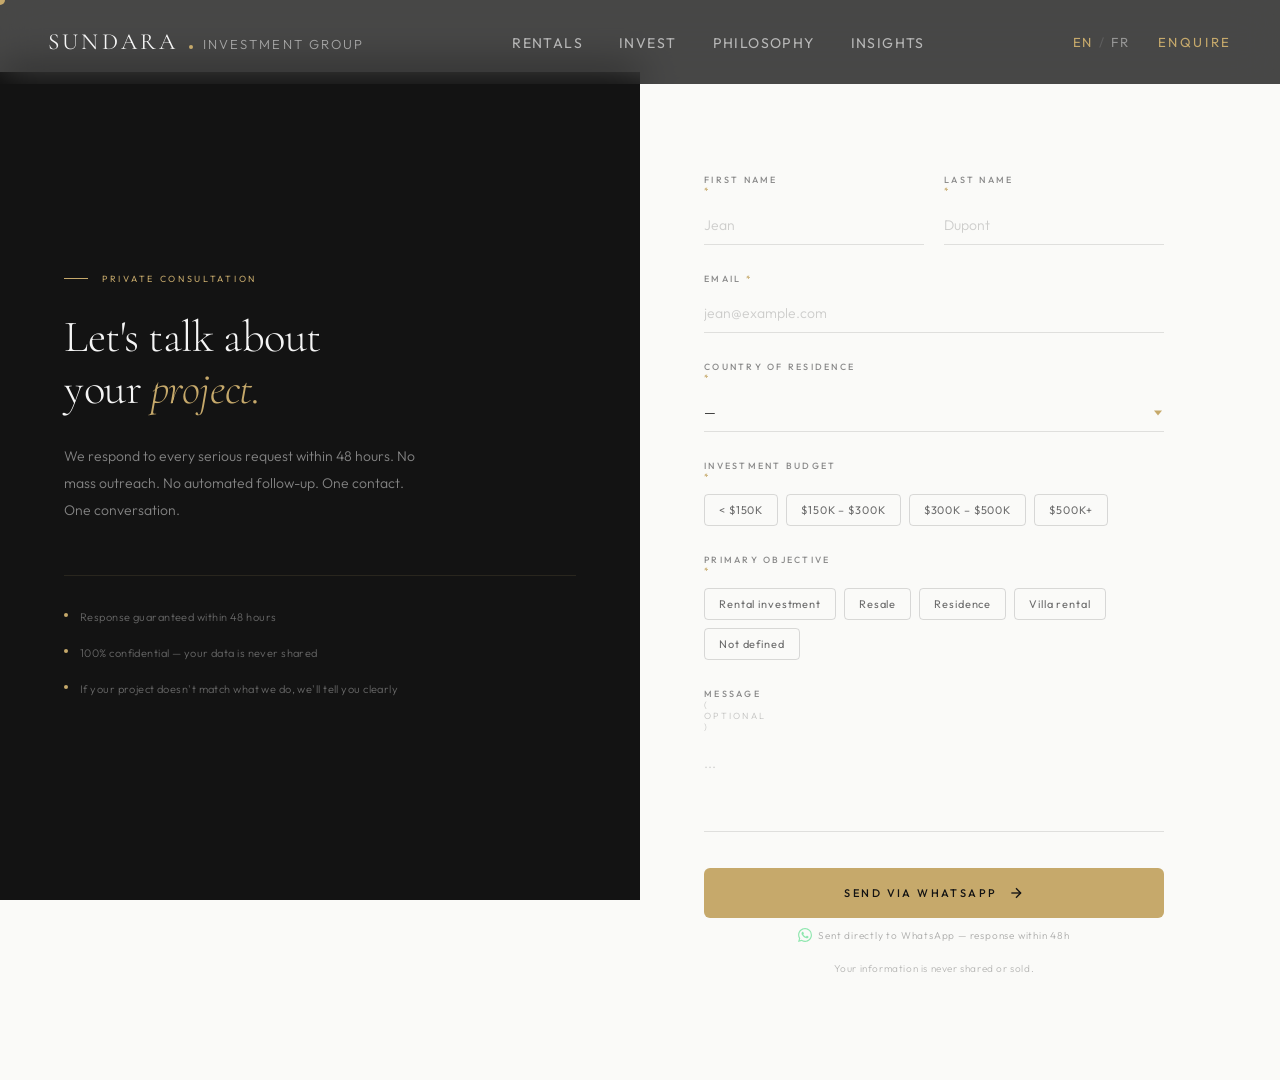
<file: contact.html>
<!DOCTYPE html>
<html lang="en">
<head>
  <meta charset="UTF-8">
  <meta name="viewport" content="width=device-width, initial-scale=1.0">
  <title>Contact — Sundara Investment Group</title>
  <link rel="preconnect" href="https://fonts.googleapis.com">
  <link href="https://fonts.googleapis.com/css2?family=Cormorant+Garamond:ital,wght@0,300;0,400;1,300;1,400&family=Outfit:wght@300;400;500&display=swap" rel="stylesheet">
  <link rel="stylesheet" href="css/styles.css">
  <link rel="icon" type="image/svg+xml" href="favicon.svg">
  <meta property="og:image" content="https://sundara-investment-group.vercel.app/images/hero-invest.jpg">
  <meta property="og:type" content="website">
  <script src="js/lang.js"></script>
  <style>
    *, *::before, *::after { box-sizing: border-box; margin: 0; padding: 0; }

    body {
      background: #FAFAF8;
      color: #1A1A1A;
      font-family: 'Outfit', sans-serif;
      font-weight: 300;
      min-height: 100vh;
      -webkit-font-smoothing: antialiased;
    }

    /* NAV */
    .c-nav {
      position: fixed;
      top: 0; left: 0; right: 0;
      z-index: 100;
      display: flex;
      align-items: center;
      justify-content: space-between;
      padding: 20px clamp(24px, 5vw, 64px);
      background: rgba(250,250,248,0.94);
      backdrop-filter: blur(20px);
      border-bottom: 1px solid rgba(198,169,107,0.15);
    }
    .c-nav-logo {
      font-family: 'Cormorant Garamond', serif;
      font-size: clamp(14px, 2vw, 18px);
      font-weight: 400;
      letter-spacing: 0.12em;
      text-transform: uppercase;
      color: #1A1A1A;
      text-decoration: none;
      white-space: nowrap;
    }
    .c-nav-logo span { color: #C6A96B; }
    .c-nav-back {
      font-family: 'Outfit', sans-serif;
      font-size: 10px;
      font-weight: 400;
      letter-spacing: 0.2em;
      text-transform: uppercase;
      color: #6B6B6B;
      text-decoration: none;
      display: flex;
      align-items: center;
      gap: 8px;
      transition: color 0.3s;
    }
    .c-nav-back:hover { color: #C6A96B; }

    /* LAYOUT */
    .c-page {
      min-height: 100vh;
      display: grid;
      grid-template-columns: 1fr 1fr;
      padding-top: 72px;
    }

    /* LEFT PANEL */
    .c-left {
      background: #131313;
      padding: clamp(56px, 8vw, 112px) clamp(36px, 5vw, 72px);
      display: flex;
      flex-direction: column;
      justify-content: center;
      position: sticky;
      top: 72px;
      height: calc(100vh - 72px);
      overflow: hidden;
    }
    .c-eyebrow {
      font-size: 9px;
      font-weight: 400;
      letter-spacing: 0.3em;
      text-transform: uppercase;
      color: #C6A96B;
      margin-bottom: 28px;
      display: flex;
      align-items: center;
      gap: 14px;
    }
    .c-eyebrow::before {
      content: '';
      width: 24px; height: 1px;
      background: #C6A96B;
      flex-shrink: 0;
    }
    .c-title {
      font-family: 'Cormorant Garamond', serif;
      font-size: clamp(32px, 3.5vw, 52px);
      font-weight: 300;
      line-height: 1.15;
      color: #F5F5F5;
      margin-bottom: 28px;
      letter-spacing: -0.01em;
    }
    .c-title em { font-style: italic; color: #C6A96B; }
    .c-desc {
      font-size: clamp(13px, 1.3vw, 14px);
      font-weight: 300;
      color: rgba(245,245,245,0.5);
      line-height: 1.9;
      margin-bottom: 52px;
      max-width: 360px;
    }
    .c-promises {
      display: flex;
      flex-direction: column;
      gap: 18px;
      border-top: 1px solid rgba(198,169,107,0.12);
      padding-top: 32px;
    }
    .c-promise {
      display: flex;
      align-items: flex-start;
      gap: 12px;
      font-size: 11px;
      font-weight: 300;
      color: rgba(245,245,245,0.38);
      letter-spacing: 0.04em;
      line-height: 1.65;
    }
    .c-promise-dot {
      width: 4px; height: 4px;
      background: #C6A96B;
      border-radius: 50%;
      flex-shrink: 0;
      margin-top: 5px;
    }

    /* RIGHT PANEL */
    .c-right {
      padding: clamp(56px, 8vw, 112px) clamp(36px, 5vw, 72px);
      display: flex;
      flex-direction: column;
      justify-content: center;
      overflow-y: auto;
    }

    /* FORM */
    .c-form { max-width: 460px; width: 100%; }

    .f-row {
      display: grid;
      grid-template-columns: 1fr 1fr;
      gap: 20px;
    }
    .f-group {
      display: flex;
      flex-direction: column;
      gap: 10px;
      margin-bottom: 28px;
    }
    .f-label {
      font-size: 9px;
      font-weight: 500;
      letter-spacing: 0.25em;
      text-transform: uppercase;
      color: #8A8A8A;
    }
    .f-label .req { color: #C6A96B; }

    .f-input, .f-select, .f-textarea {
      font-family: 'Outfit', sans-serif;
      font-size: 14px;
      font-weight: 300;
      color: #1A1A1A;
      background: transparent;
      border: none;
      border-bottom: 1px solid rgba(26,26,26,0.12);
      padding: 10px 0;
      width: 100%;
      outline: none;
      transition: border-color 0.35s;
      border-radius: 0;
      -webkit-appearance: none;
      appearance: none;
    }
    .f-input::placeholder,
    .f-textarea::placeholder { color: rgba(26,26,26,0.2); }
    .f-input:focus,
    .f-select:focus,
    .f-textarea:focus { border-bottom-color: #C6A96B; }
    .f-input.error { border-bottom-color: #e8b4a0; }

    .f-select-wrap { position: relative; }
    .f-select-wrap::after {
      content: '';
      position: absolute;
      right: 2px; top: 50%;
      transform: translateY(-50%);
      border-left: 4px solid transparent;
      border-right: 4px solid transparent;
      border-top: 5px solid #C6A96B;
      pointer-events: none;
    }
    .f-select { padding-right: 20px; cursor: pointer; }
    .f-select option { background: #FAFAF8; color: #1A1A1A; }

    /* Radio pills */
    .f-pills {
      display: flex;
      flex-wrap: wrap;
      gap: 8px;
      padding-top: 2px;
    }
    .f-pill-input { display: none; }
    .f-pill-label {
      display: inline-block;
      font-family: 'Outfit', sans-serif;
      font-size: 11px;
      font-weight: 400;
      letter-spacing: 0.08em;
      color: #6B6B6B;
      border: 1px solid rgba(26,26,26,0.15);
      padding: 8px 14px;
      border-radius: 4px;
      cursor: pointer;
      transition: all 0.25s;
      user-select: none;
      white-space: nowrap;
    }
    .f-pill-input:checked + .f-pill-label {
      background: #C6A96B;
      color: #131313;
      border-color: #C6A96B;
      font-weight: 500;
    }
    .f-pill-label:hover { border-color: rgba(198,169,107,0.6); color: #C6A96B; }

    .f-textarea { resize: none; height: 90px; line-height: 1.7; }

    /* Submit */
    .f-submit { margin-top: 36px; }
    .f-btn {
      width: 100%;
      padding: 17px 32px;
      background: #C6A96B;
      color: #131313;
      border: none;
      font-family: 'Outfit', sans-serif;
      font-size: 11px;
      font-weight: 500;
      letter-spacing: 0.22em;
      text-transform: uppercase;
      cursor: pointer;
      border-radius: 6px;
      transition: all 0.35s cubic-bezier(0.25,0.1,0.25,1);
      display: flex;
      align-items: center;
      justify-content: center;
      gap: 10px;
    }
    .f-btn:hover {
      background: #d4b87a;
      transform: translateY(-2px);
      box-shadow: 0 8px 28px rgba(198,169,107,0.28);
    }
    .f-btn:active { transform: translateY(0); }
    .f-btn svg { transition: transform 0.3s; }
    .f-btn:hover svg { transform: translateX(4px); }

    .f-note {
      margin-top: 14px;
      font-size: 10px;
      color: rgba(26,26,26,0.3);
      letter-spacing: 0.06em;
      line-height: 1.7;
      text-align: center;
    }

    /* Whatsapp badge */
    .wa-badge {
      display: inline-flex;
      align-items: center;
      gap: 6px;
      font-size: 10px;
      color: rgba(26,26,26,0.35);
      letter-spacing: 0.08em;
      margin-top: 10px;
      justify-content: center;
      width: 100%;
    }
    .wa-badge svg { opacity: 0.5; }

    /* Success state */
    .c-success {
      display: none;
      text-align: center;
      padding: 48px 24px;
      max-width: 400px;
    }
    .c-success.show { display: block; }
    .s-icon {
      width: 56px; height: 56px;
      border: 1px solid rgba(198,169,107,0.4);
      border-radius: 50%;
      display: flex;
      align-items: center;
      justify-content: center;
      margin: 0 auto 28px;
    }
    .s-title {
      font-family: 'Cormorant Garamond', serif;
      font-size: 32px;
      font-weight: 300;
      color: #1A1A1A;
      margin-bottom: 16px;
      line-height: 1.2;
    }
    .s-sub {
      font-size: 13px;
      font-weight: 300;
      color: #6B6B6B;
      line-height: 1.85;
      margin-bottom: 32px;
    }
    .s-back {
      font-size: 10px;
      font-weight: 400;
      letter-spacing: 0.18em;
      text-transform: uppercase;
      color: #C6A96B;
      text-decoration: none;
      border-bottom: 1px solid rgba(198,169,107,0.3);
      padding-bottom: 2px;
    }

    /* Type banner (pre-fill context) */
    .type-banner {
      display: none;
      background: rgba(198,169,107,0.08);
      border-left: 2px solid #C6A96B;
      padding: 10px 16px;
      margin-bottom: 28px;
      font-size: 11px;
      color: #6B6B6B;
      letter-spacing: 0.06em;
      border-radius: 0 4px 4px 0;
    }
    .type-banner.show { display: block; }

    /* MOBILE */
    @media (max-width: 768px) {
      .c-page { grid-template-columns: 1fr; }
      .c-left {
        position: relative;
        top: 0; height: auto;
        padding: 52px 24px 44px;
      }
      .c-right { padding: 44px 24px 60px; }
      .c-form { max-width: 100%; }
      .f-row { grid-template-columns: 1fr; }
      .c-title { font-size: 34px; }
      .f-btn { font-size: 10px; }
    }
  </style>
</head>

<body>

<div id="cursor"></div>

<div id="mobile-menu" style="
  display: none;
  position: fixed;
  inset: 0;
  width: 100%;
  height: 100%;
  background: #0d0d0d;
  z-index: 999;
  flex-direction: column;
  justify-content: center;
  align-items: flex-start;
  padding: 40px 32px 48px;
  overflow-y: auto;
">

  <!-- CLOSE BUTTON — top right, always visible -->
  <button onclick="closeMobileMenu()" style="position:fixed;top:18px;right:18px;width:38px;height:38px;border-radius:50%;background:rgba(198,169,107,0.15);border:1px solid rgba(198,169,107,0.4);color:#C6A96B;font-size:20px;cursor:pointer;z-index:1001;display:flex;align-items:center;justify-content:center;">×</button>

  <!-- NAV LINKS -->
  <nav style="
    display: flex;
    flex-direction: column;
    width: 100%;
    margin-top: 40px;
    margin-bottom: 40px;
    gap: 0;
  ">
    <a href="rentals.html" onclick="closeMobileMenu()" style="font-family:'Cormorant Garamond',serif;font-size:28px;font-weight:300;color:#F5F5F5;text-decoration:none;padding:16px 0;border-bottom:1px solid rgba(255,255,255,0.07);display:block;">
      <span class="lang-en-inline">Rentals</span>
      <span class="lang-fr-inline">Locations</span>
    </a>
    <a href="invest.html" onclick="closeMobileMenu()" style="font-family:'Cormorant Garamond',serif;font-size:28px;font-weight:300;color:#F5F5F5;text-decoration:none;padding:16px 0;border-bottom:1px solid rgba(255,255,255,0.07);display:block;">
      <span class="lang-en-inline">Invest</span>
      <span class="lang-fr-inline">Investir</span>
    </a>
    <a href="simulator.html" onclick="closeMobileMenu()" style="font-family:'Cormorant Garamond',serif;font-size:28px;font-weight:300;color:#F5F5F5;text-decoration:none;padding:16px 0;border-bottom:1px solid rgba(255,255,255,0.07);display:block;">
      <span class="lang-en-inline">Simulator</span>
      <span class="lang-fr-inline">Simulateur</span>
    </a>
    <a href="index.html#positioning" onclick="closeMobileMenu()" style="font-family:'Cormorant Garamond',serif;font-size:28px;font-weight:300;color:#F5F5F5;text-decoration:none;padding:16px 0;border-bottom:1px solid rgba(255,255,255,0.07);display:block;">
      <span class="lang-en-inline">Philosophy</span>
      <span class="lang-fr-inline">Philosophie</span>
    </a>
    <a href="blog.html" onclick="closeMobileMenu()" style="font-family:'Cormorant Garamond',serif;font-size:28px;font-weight:300;color:#F5F5F5;text-decoration:none;padding:16px 0;border-bottom:1px solid rgba(255,255,255,0.07);display:block;">
      <span class="lang-en-inline">Insights</span>
      <span class="lang-fr-inline">Insights</span>
    </a>
  </nav>

  <!-- LANG TOGGLE -->
  <div style="
    display: flex;
    align-items: center;
    gap: 16px;
    margin-bottom: 28px;
  ">
    <button onclick="setLang('en'); closeMobileMenu();" style="
      background: none;
      border: none;
      font-family: 'Outfit', sans-serif;
      font-size: 11px;
      font-weight: 500;
      letter-spacing: 0.2em;
      text-transform: uppercase;
      color: #C6A96B;
      cursor: pointer;
      padding: 4px 0;
    ">EN</button>
    <span style="color:rgba(255,255,255,0.15);font-size:11px">/</span>
    <button onclick="setLang('fr'); closeMobileMenu();" style="
      background: none;
      border: none;
      font-family: 'Outfit', sans-serif;
      font-size: 11px;
      font-weight: 500;
      letter-spacing: 0.2em;
      text-transform: uppercase;
      color: rgba(255,255,255,0.35);
      cursor: pointer;
      padding: 4px 0;
    ">FR</button>
  </div>

  <!-- ENQUIRE CTA -->
  <a href="contact.html" onclick="closeMobileMenu()" style="
    display: inline-block;
    font-family: 'Outfit', sans-serif;
    font-size: 10px;
    font-weight: 500;
    letter-spacing: 0.22em;
    text-transform: uppercase;
    color: #131313;
    background: #C6A96B;
    padding: 15px 32px;
    text-decoration: none;
    border-radius: 6px;
    transition: background 0.3s;
  "><span class="lang-en-inline">Enquire →</span><span class="lang-fr-inline">Contact →</span></a>

</div>

<!-- NAV -->
<header id="nav" role="banner">
  <div class="container">
    <div class="nav-inner">
      <!-- Logo -->
      <a href="index.html" class="nav-logo" aria-label="Sundara Investment Group">
        <span class="nav-logo-name">SUNDARA</span>
        <span class="nav-logo-dot" aria-hidden="true"></span>
        <span class="nav-logo-sub">Investment Group</span>
      </a>

      <!-- Center links -->
      <ul class="nav-links" role="list">
        <li><a href="rentals.html"><span class="lang-en-inline">Rentals</span><span class="lang-fr-inline">Locations</span></a></li>
        <li><a href="invest.html"><span class="lang-en-inline">Invest</span><span class="lang-fr-inline">Investir</span></a></li>
        <li><a href="index.html#positioning"><span class="lang-en-inline">Philosophy</span><span class="lang-fr-inline">Philosophie</span></a></li>
        <li><a href="blog.html"><span class="lang-en-inline">Insights</span><span class="lang-fr-inline">Insights</span></a></li>
      </ul>

      <!-- Right side -->
      <div class="nav-right">
        <button class="nav-lang" id="langToggle" onclick="toggleLang()" aria-label="Toggle language">
          <span class="active-lang" id="langEN">EN</span>
          <span style="opacity:0.3">/</span>
          <span id="langFR">FR</span>
        </button>
        <a href="contact.html" class="nav-cta">
          <span class="lang-en-inline">Enquire</span>
          <span class="lang-fr-inline">Contact</span>
        </a>
        <button class="nav-hamburger" id="hamburger" onclick="openMobileMenu()" aria-label="Open menu" aria-expanded="false">
          <span></span><span></span><span></span>
        </button>
      </div>
    </div>
  </div>
</header>

<!-- PAGE -->
<main class="c-page">

  <!-- LEFT -->
  <div class="c-left">
    <p class="c-eyebrow">
      <span class="lang-en">Private Consultation</span>
      <span class="lang-fr">Consultation Privée</span>
    </p>
    <h1 class="c-title">
      <span class="lang-en">Let's talk about<br>your <em>project.</em></span>
      <span class="lang-fr">Parlons de<br>votre <em>projet.</em></span>
    </h1>
    <p class="c-desc">
      <span class="lang-en">We respond to every serious request within 48 hours. No mass outreach. No automated follow-up. One contact. One conversation.</span>
      <span class="lang-fr">Nous répondons à chaque demande sérieuse dans les 48 heures. Pas de relance automatique. Un interlocuteur. Une conversation.</span>
    </p>
    <div class="c-promises">
      <div class="c-promise">
        <div class="c-promise-dot"></div>
        <span class="lang-en">Response guaranteed within 48 hours</span>
        <span class="lang-fr">Réponse garantie sous 48 heures</span>
      </div>
      <div class="c-promise">
        <div class="c-promise-dot"></div>
        <span class="lang-en">100% confidential — your data is never shared</span>
        <span class="lang-fr">100% confidentiel — vos données ne sont jamais partagées</span>
      </div>
      <div class="c-promise">
        <div class="c-promise-dot"></div>
        <span class="lang-en">If your project doesn't match what we do, we'll tell you clearly</span>
        <span class="lang-fr">Si votre projet ne correspond pas, nous vous le disons clairement</span>
      </div>
    </div>
  </div>

  <!-- RIGHT -->
  <div class="c-right">

    <!-- Context banner (shown when coming from specific CTA) -->
    <div class="type-banner" id="typeBanner"></div>

    <!-- FORM -->
    <form class="c-form" id="contactForm" novalidate>

      <!-- First + Last name -->
      <div class="f-row">
        <div class="f-group">
          <label class="f-label">
            <span class="lang-en">First name</span>
            <span class="lang-fr">Prénom</span>
            <span class="req"> *</span>
          </label>
          <input class="f-input" type="text"
            name="firstname" placeholder="Jean" required>
        </div>
        <div class="f-group">
          <label class="f-label">
            <span class="lang-en">Last name</span>
            <span class="lang-fr">Nom</span>
            <span class="req"> *</span>
          </label>
          <input class="f-input" type="text"
            name="lastname" placeholder="Dupont" required>
        </div>
      </div>

      <!-- Email -->
      <div class="f-group">
        <label class="f-label">
          Email <span class="req">*</span>
        </label>
        <input class="f-input" type="email"
          name="email" placeholder="jean@example.com" required>
      </div>

      <!-- Country -->
      <div class="f-group">
        <label class="f-label">
          <span class="lang-en">Country of residence</span>
          <span class="lang-fr">Pays de résidence</span>
          <span class="req"> *</span>
        </label>
        <div class="f-select-wrap">
          <select class="f-select" name="country" required>
            <option value="" disabled selected>—</option>
            <option>France</option>
            <option>Belgique / Belgium</option>
            <option>Suisse / Switzerland</option>
            <option>Luxembourg</option>
            <option>Canada</option>
            <option>United Kingdom</option>
            <option>United States</option>
            <option>Australia</option>
            <option>Singapore</option>
            <option>UAE / Émirats Arabes Unis</option>
            <option>Indonesia / Indonésie</option>
            <option>Autre / Other</option>
          </select>
        </div>
      </div>

      <!-- Budget -->
      <div class="f-group">
        <label class="f-label">
          <span class="lang-en">Investment budget</span>
          <span class="lang-fr">Budget d'investissement</span>
          <span class="req"> *</span>
        </label>
        <div class="f-pills">
          <input class="f-pill-input" type="radio"
            name="budget" id="b1" value="< $150K">
          <label class="f-pill-label" for="b1">&lt; $150K</label>

          <input class="f-pill-input" type="radio"
            name="budget" id="b2" value="$150K – $300K">
          <label class="f-pill-label" for="b2">$150K – $300K</label>

          <input class="f-pill-input" type="radio"
            name="budget" id="b3" value="$300K – $500K">
          <label class="f-pill-label" for="b3">$300K – $500K</label>

          <input class="f-pill-input" type="radio"
            name="budget" id="b4" value="$500K+">
          <label class="f-pill-label" for="b4">$500K+</label>
        </div>
      </div>

      <!-- Objective -->
      <div class="f-group">
        <label class="f-label">
          <span class="lang-en">Primary objective</span>
          <span class="lang-fr">Objectif principal</span>
          <span class="req"> *</span>
        </label>
        <div class="f-pills">
          <input class="f-pill-input" type="radio"
            name="objective" id="o1" value="Rental investment">
          <label class="f-pill-label" for="o1">
            <span class="lang-en">Rental investment</span>
            <span class="lang-fr">Investissement locatif</span>
          </label>

          <input class="f-pill-input" type="radio"
            name="objective" id="o2" value="Resale">
          <label class="f-pill-label" for="o2">
            <span class="lang-en">Resale</span>
            <span class="lang-fr">Revente</span>
          </label>

          <input class="f-pill-input" type="radio"
            name="objective" id="o3" value="Personal residence">
          <label class="f-pill-label" for="o3">
            <span class="lang-en">Residence</span>
            <span class="lang-fr">Résidence</span>
          </label>

          <input class="f-pill-input" type="radio"
            name="objective" id="o4" value="Villa rental search">
          <label class="f-pill-label" for="o4">
            <span class="lang-en">Villa rental</span>
            <span class="lang-fr">Location villa</span>
          </label>

          <input class="f-pill-input" type="radio"
            name="objective" id="o5" value="Not yet defined">
          <label class="f-pill-label" for="o5">
            <span class="lang-en">Not defined</span>
            <span class="lang-fr">Non défini</span>
          </label>
        </div>
      </div>

      <!-- Message -->
      <div class="f-group">
        <label class="f-label">
          <span class="lang-en">Message</span>
          <span class="lang-fr">Message</span>
          <span style="color:rgba(26,26,26,0.25);font-weight:300">
            (<span class="lang-en">optional</span>
            <span class="lang-fr">optionnel</span>)
          </span>
        </label>
        <textarea class="f-textarea" name="message"
          placeholder="..."></textarea>
      </div>

      <!-- SUBMIT -->
      <div class="f-submit">
        <button type="submit" class="f-btn">
          <span class="lang-en">Send via WhatsApp</span>
          <span class="lang-fr">Envoyer via WhatsApp</span>
          <svg width="16" height="16" viewBox="0 0 24 24"
            fill="none" stroke="currentColor" stroke-width="2">
            <line x1="5" y1="12" x2="19" y2="12"/>
            <polyline points="12 5 19 12 12 19"/>
          </svg>
        </button>
        <div class="wa-badge">
          <svg width="14" height="14" viewBox="0 0 24 24" fill="#25D366">
            <path d="M17.472 14.382c-.297-.149-1.758-.867-2.03-.967-.273-.099-.471-.148-.67.15-.197.297-.767.966-.94 1.164-.173.199-.347.223-.644.075-.297-.15-1.255-.463-2.39-1.475-.883-.788-1.48-1.761-1.653-2.059-.173-.297-.018-.458.13-.606.134-.133.298-.347.446-.52.149-.174.198-.298.298-.497.099-.198.05-.371-.025-.52-.075-.149-.669-1.612-.916-2.207-.242-.579-.487-.5-.669-.51-.173-.008-.371-.01-.57-.01-.198 0-.52.074-.792.372-.272.297-1.04 1.016-1.04 2.479 0 1.462 1.065 2.875 1.213 3.074.149.198 2.096 3.2 5.077 4.487.709.306 1.262.489 1.694.625.712.227 1.36.195 1.871.118.571-.085 1.758-.719 2.006-1.413.248-.694.248-1.289.173-1.413-.074-.124-.272-.198-.57-.347m-5.421 7.403h-.004a9.87 9.87 0 01-5.031-1.378l-.361-.214-3.741.982.998-3.648-.235-.374a9.86 9.86 0 01-1.51-5.26c.001-5.45 4.436-9.884 9.888-9.884 2.64 0 5.122 1.03 6.988 2.898a9.825 9.825 0 012.893 6.994c-.003 5.45-4.437 9.884-9.885 9.884m8.413-18.297A11.815 11.815 0 0012.05 0C5.495 0 .16 5.335.157 11.892c0 2.096.547 4.142 1.588 5.945L.057 24l6.305-1.654a11.882 11.882 0 005.683 1.448h.005c6.554 0 11.89-5.335 11.893-11.893a11.821 11.821 0 00-3.48-8.413Z"/>
          </svg>
          <span class="lang-en">Sent directly to WhatsApp — response within 48h</span>
          <span class="lang-fr">Envoyé directement sur WhatsApp — réponse sous 48h</span>
        </div>
        <p class="f-note">
          <span class="lang-en">Your information is never shared or sold.</span>
          <span class="lang-fr">Vos informations ne sont jamais partagées ni vendues.</span>
        </p>
      </div>

    </form>

    <!-- SUCCESS -->
    <div class="c-success" id="formSuccess">
      <div class="s-icon">
        <svg width="22" height="22" viewBox="0 0 24 24"
          fill="none" stroke="#C6A96B" stroke-width="1.5">
          <polyline points="20 6 9 17 4 12"/>
        </svg>
      </div>
      <h2 class="s-title">
        <span class="lang-en">Application sent.</span>
        <span class="lang-fr">Candidature envoyée.</span>
      </h2>
      <p class="s-sub">
        <span class="lang-en">WhatsApp is opening with your message.<br>We'll reply within 48 hours.</span>
        <span class="lang-fr">WhatsApp s'ouvre avec votre message.<br>Nous répondrons sous 48 heures.</span>
      </p>
      <a href="index.html" class="s-back">
        <span class="lang-en">← Return to site</span>
        <span class="lang-fr">← Retour au site</span>
      </a>
    </div>

  </div>
</main>

<script>
// ── URL PARAMS: context banner ────────────────────────────
const params = new URLSearchParams(window.location.search);
const type = params.get('type');
const banner = document.getElementById('typeBanner');

const bannerMessages = {
  rental: {
    en: 'You are enquiring about a rental villa — please indicate your preferred dates or duration in the message.',
    fr: 'Vous nous contactez pour une location — précisez vos dates ou durée souhaitée dans le message.'
  },
  investment: {
    en: 'You are requesting details on an investment property — we will send you the complete audit file.',
    fr: 'Vous demandez les détails d\'un bien d\'investissement — nous vous enverrons le dossier complet.'
  },
  private: {
    en: 'You are requesting private access — reserved for qualified investors only.',
    fr: 'Vous demandez un accès privé — réservé aux investisseurs qualifiés uniquement.'
  }
};

if (type && bannerMessages[type] && banner) {
  const msg = bannerMessages[type][currentLang]
           || bannerMessages[type].en;
  banner.textContent = msg;
  banner.classList.add('show');

  // Pre-select objective
  if (type === 'rental') {
    const o4 = document.getElementById('o4');
    if (o4) o4.checked = true;
  }
  if (type === 'investment' || type === 'private') {
    const o1 = document.getElementById('o1');
    if (o1) o1.checked = true;
  }
}

// ── FORM SUBMIT → WHATSAPP ────────────────────────────────
document.getElementById('contactForm')
  .addEventListener('submit', function(e) {
    e.preventDefault();

    const firstname = this.firstname.value.trim();
    const lastname  = this.lastname.value.trim();
    const email     = this.email.value.trim();
    const country   = this.country.value;
    const budget    = (this.querySelector(
      'input[name="budget"]:checked') || {}).value;
    const objective = (this.querySelector(
      'input[name="objective"]:checked') || {}).value;
    const message   = this.message.value.trim();

    // Validation
    let hasError = false;
    [this.firstname, this.lastname, this.email].forEach(f => {
      if (!f.value.trim()) {
        f.style.borderBottomColor = '#C6A96B';
        hasError = true;
      } else {
        f.style.borderBottomColor = '';
      }
    });
    if (!country || country === '') hasError = true;
    if (!budget)    hasError = true;
    if (!objective) hasError = true;

    if (hasError) {
      const btn = this.querySelector('.f-btn');
      if (btn) {
        btn.style.transform = 'translateX(-6px)';
        setTimeout(() => btn.style.transform = '', 300);
      }
      return;
    }

    // Build clean WhatsApp message — NO emojis, NO source line
    const waNumber = '6281215597625';
    const lines = [
      '*SUNDARA INVESTMENT GROUP*',
      '----------------------------',
      '*Nom:* ' + firstname + ' ' + lastname,
      '*Email:* ' + email,
      '*Pays:* ' + country,
      '*Budget:* ' + budget,
      '*Objectif:* ' + objective,
    ];
    if (message) lines.push('*Message:* ' + message);

    const waText = lines.join('\n');
    const waUrl = 'https://wa.me/' + waNumber
                + '?text=' + encodeURIComponent(waText);

    // Show success
    document.getElementById('contactForm').style.display = 'none';
    document.getElementById('formSuccess').classList.add('show');

    // Open WhatsApp
    setTimeout(() => window.open(waUrl, '_blank'), 500);
  });

// Clear error state on input
document.querySelectorAll('.f-input').forEach(input => {
  input.addEventListener('input', function() {
    this.style.borderBottomColor = '';
  });
});
</script>

<script>
(function() {
  var cursor = document.getElementById('cursor');
  if (cursor && window.matchMedia('(hover: hover) and (pointer: fine)').matches) {
    document.addEventListener('mousemove', function(e) {
      cursor.style.left = e.clientX + 'px';
      cursor.style.top = e.clientY + 'px';
    });
    document.querySelectorAll('a, button, [role="button"]').forEach(function(el) {
      el.addEventListener('mouseenter', function() { cursor.classList.add('expand'); });
      el.addEventListener('mouseleave', function() { cursor.classList.remove('expand'); });
    });
  } else if (cursor) {
    cursor.style.display = 'none';
  }
})();
</script>
</body>
</html>
</file>
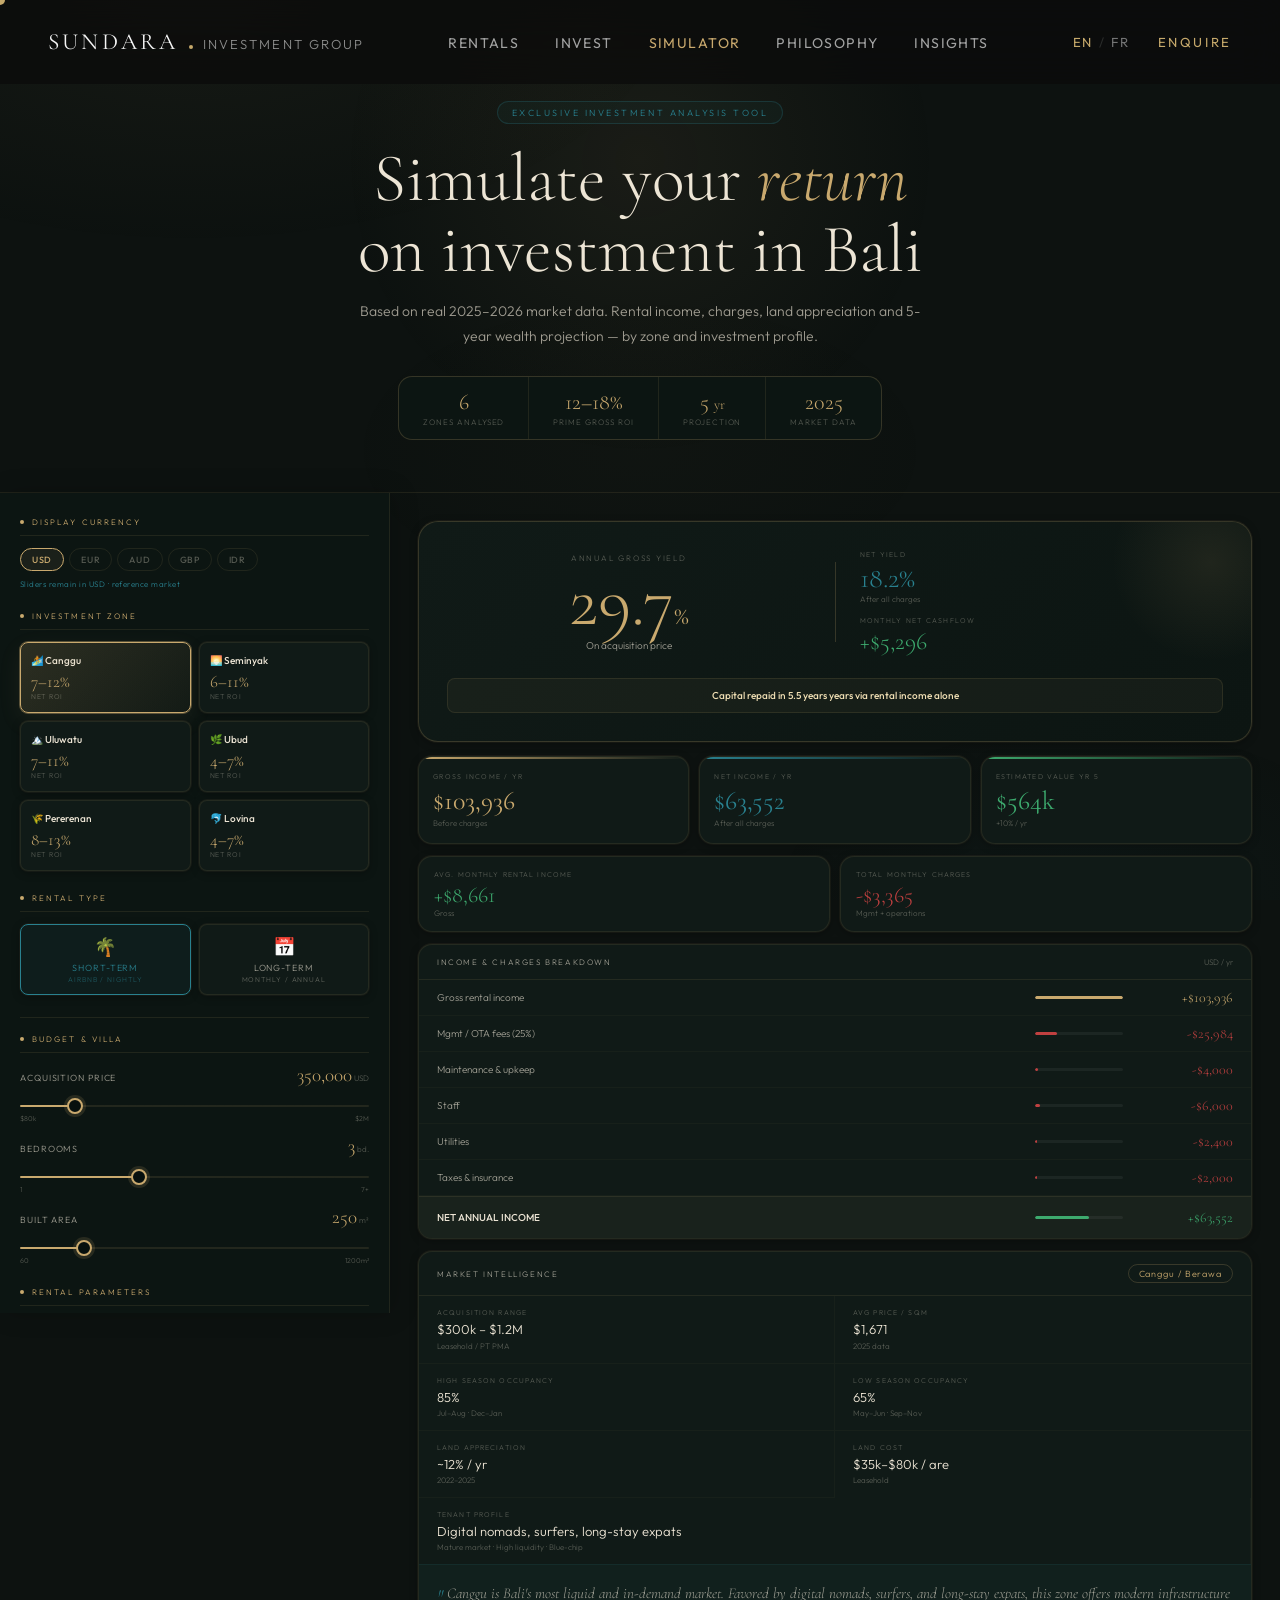
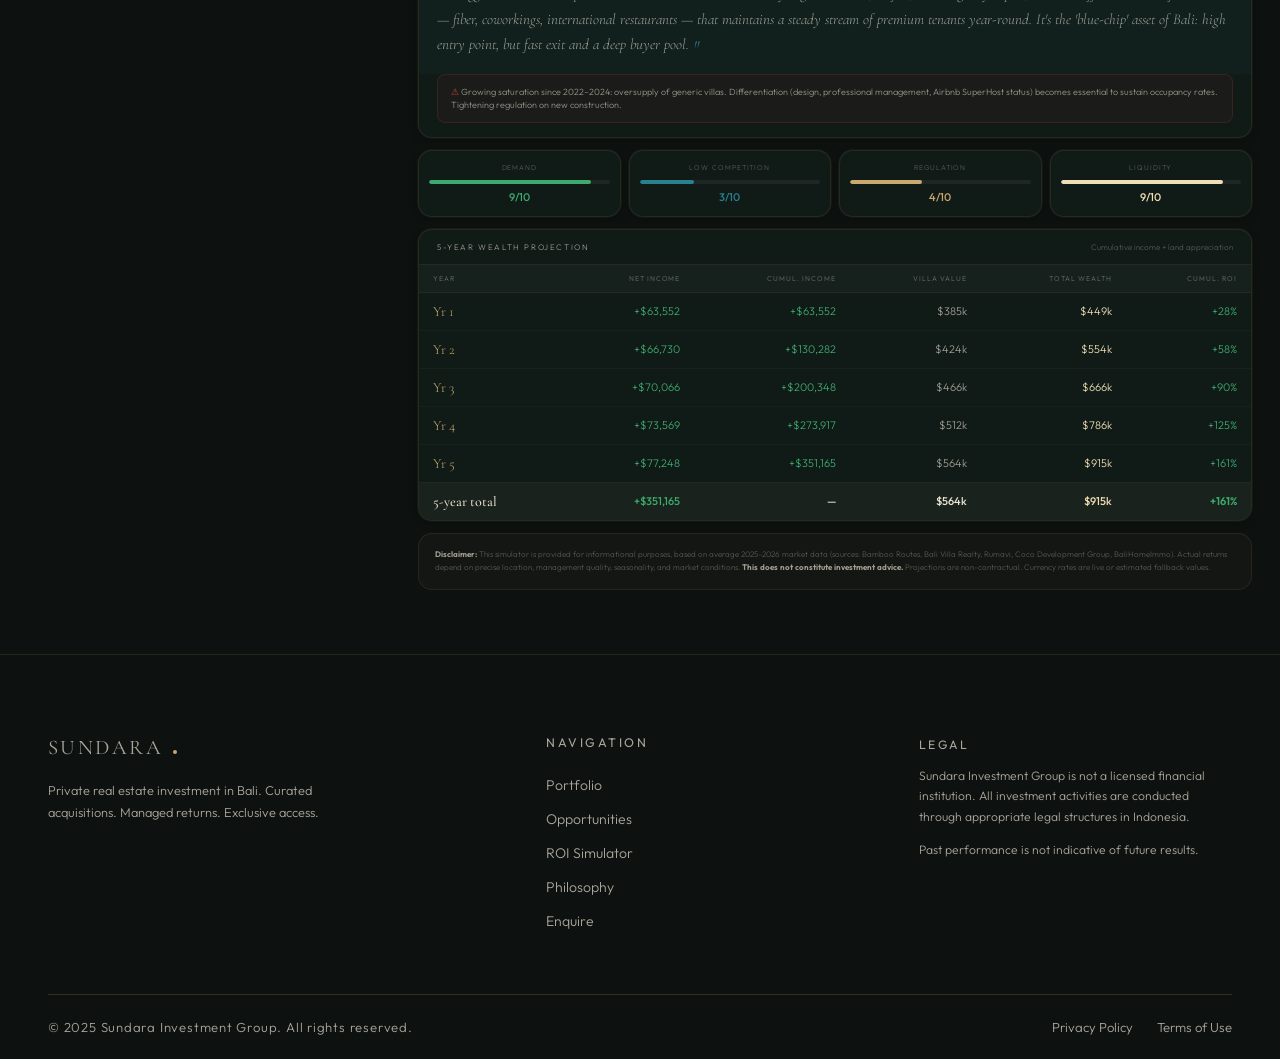
<file: simulator.html>
<!DOCTYPE html>
<html lang="en">
<head>
<meta charset="UTF-8"/>
<meta name="viewport" content="width=device-width, initial-scale=1.0"/>
<title>ROI Simulator — Sundara Investment Group</title>
<meta name="description" content="Simulate your Bali villa investment ROI. Real 2025–2026 market data: rental income, charges, land appreciation and 5-year wealth projection by zone."/>
<link rel="preconnect" href="https://fonts.googleapis.com"/>
<link rel="preconnect" href="https://fonts.gstatic.com" crossorigin/>
<link href="https://fonts.googleapis.com/css2?family=Cormorant+Garamond:ital,wght@0,300;0,400;0,500;1,300;1,400;1,500&family=Outfit:wght@300;400;500;600&family=Jost:wght@300;400;500&display=swap" rel="stylesheet"/>
<link rel="stylesheet" href="css/styles.css"/>
<link rel="icon" type="image/svg+xml" href="favicon.svg">
<meta property="og:image" content="https://sundara-investment-group.vercel.app/images/hero-invest.jpg">
<style>
/* ── PAGE DARK OVERRIDE ── */
body {
  background: #0D1210 !important;
  color: #EDE5D5 !important;
}
body::before {
  content: '';
  position: fixed;
  inset: 0;
  pointer-events: none;
  z-index: 0;
  background:
    radial-gradient(ellipse 70% 50% at 15% 0, rgba(201,169,110,.05) 0, transparent 55%),
    radial-gradient(ellipse 50% 40% at 85% 100%, rgba(41,129,143,.05) 0, transparent 50%),
    radial-gradient(ellipse 40% 30% at 50% 50%, rgba(201,169,110,.02) 0, transparent 60%);
}

/* ── TOKENS ── */
:root {
  --sim-gold: #C9A96E;
  --sim-gold-d: #7A5520;
  --sim-gold-l: #F0DFB4;
  --sim-gold-pale: rgba(201,169,110,.08);
  --sim-gold-pale2: rgba(201,169,110,.14);
  --sim-teal: #29818F;
  --sim-teal-pale: rgba(41,129,143,.09);
  --sim-green: #3DAA6E;
  --sim-red: #C04040;
  --sim-amber: #D4880A;
  --sim-bg: #07100E;
  --sim-bg2: #0C1512;
  --sim-bg3: #101A17;
  --sim-bg4: #16201D;
  --sim-bg5: #1C2822;
  --sim-text: #EDE5D5;
  --sim-text2: rgba(237,229,213,.65);
  --sim-text3: rgba(237,229,213,.32);
  --sim-border: rgba(201,169,110,.11);
  --sim-border2: rgba(201,169,110,.22);
  --sim-border3: rgba(201,169,110,.38);
  --sim-radius: 14px;
  --sim-radius-sm: 8px;
  --sim-radius-lg: 20px;
  --sim-shadow: 0 2px 8px rgba(0,0,0,.3), 0 0 0 1px rgba(201,169,110,.08);
  --sim-shadow-gold: 0 0 0 1px rgba(201,169,110,.2), 0 8px 32px rgba(0,0,0,.4);
}

/* ── HERO ── */
.sim-hero {
  position: relative;
  z-index: 1;
  padding: 100px 40px 52px;
  text-align: center;
  border-bottom: 1px solid var(--sim-border);
  overflow: hidden;
}
.sim-hero-orb {
  position: absolute;
  width: 600px; height: 600px; border-radius: 50%;
  background: radial-gradient(circle, rgba(201,169,110,.07) 0, transparent 70%);
  top: -140px; left: 50%; transform: translateX(-50%);
  pointer-events: none;
}
.sim-eyebrow {
  display: inline-flex; align-items: center; gap: 8px;
  font-family: 'Outfit', sans-serif;
  font-size: 9px; letter-spacing: .28em; text-transform: uppercase;
  color: var(--sim-teal);
  border: 1px solid rgba(41,129,143,.25); padding: 5px 14px; border-radius: 20px;
  background: rgba(41,129,143,.06); margin-bottom: 20px;
}
.sim-hero-title {
  font-family: 'Cormorant Garamond', serif;
  font-size: clamp(42px, 6vw, 68px); font-weight: 300; line-height: 1.04;
  color: var(--sim-text); margin-bottom: 14px;
}
.sim-hero-title em { font-style: italic; color: var(--sim-gold); }
.sim-hero-desc {
  font-family: 'Outfit', sans-serif;
  font-size: 14px; font-weight: 300; color: var(--sim-text2);
  max-width: 560px; margin: 0 auto 28px; line-height: 1.75;
}
.sim-hero-stats {
  display: inline-flex;
  border: 1px solid var(--sim-border2); border-radius: var(--sim-radius);
  background: var(--sim-bg2); overflow: hidden;
}
.sim-hstat {
  padding: 12px 24px; text-align: center;
  border-right: 1px solid var(--sim-border);
}
.sim-hstat:last-child { border-right: none; }
.sim-hstat-val {
  font-family: 'Cormorant Garamond', serif;
  font-size: 22px; color: var(--sim-gold);
}
.sim-hstat-lbl {
  font-family: 'Outfit', sans-serif;
  font-size: 8px; letter-spacing: .12em; text-transform: uppercase;
  color: var(--sim-text3); margin-top: 2px;
}

/* ── MAIN LAYOUT ── */
.sim-main {
  position: relative; z-index: 1;
  display: grid; grid-template-columns: 390px 1fr;
  min-height: calc(100vh - 180px);
}
@media(max-width: 960px) { .sim-main { grid-template-columns: 1fr; } }

/* ── SIDEBAR ── */
.sim-sidebar {
  background: var(--sim-bg2);
  border-right: 1px solid var(--sim-border);
  box-shadow: 4px 0 24px rgba(0,0,0,.2);
  overflow-y: auto; padding: 24px 20px 56px;
  position: sticky; top: 80px; height: calc(100vh - 80px);
  scrollbar-width: thin; scrollbar-color: rgba(201,169,110,.15) transparent;
}
@media(max-width: 960px) { .sim-sidebar { position: static; height: auto; } }
.sim-sidebar::-webkit-scrollbar { width: 3px; }
.sim-sidebar::-webkit-scrollbar-thumb { background: rgba(201,169,110,.15); border-radius: 2px; }

.s-sec { margin-bottom: 22px; }
.s-head {
  display: flex; align-items: center; gap: 8px;
  font-family: 'Outfit', sans-serif;
  font-size: 8px; letter-spacing: .26em; text-transform: uppercase;
  color: var(--sim-gold); margin-bottom: 12px;
  padding-bottom: 8px; border-bottom: 1px solid var(--sim-border);
}
.s-head-dot { width: 4px; height: 4px; background: var(--sim-gold); border-radius: 50%; }

/* Currency selector */
.curr-row {
  display: flex; gap: 5px; flex-wrap: wrap; margin-bottom: 8px;
}
.cpill {
  font-family: 'Outfit', sans-serif;
  font-size: 9px; font-weight: 500; letter-spacing: .08em;
  padding: 5px 11px; border: 1px solid var(--sim-border);
  color: var(--sim-text3); cursor: pointer;
  transition: all 250ms cubic-bezier(.4,0,.2,1);
  border-radius: 20px; user-select: none;
}
.cpill:hover { border-color: var(--sim-border2); color: var(--sim-text2); transform: translateY(-1px); }
.cpill.on { border-color: var(--sim-gold); color: var(--sim-gold); background: rgba(201,169,110,.08); }
.curr-rate {
  font-family: 'Outfit', sans-serif;
  font-size: 8px; color: var(--sim-text3); letter-spacing: .06em;
  margin-top: 5px; transition: opacity 250ms ease;
}
.curr-rate span { color: var(--sim-teal); }

/* Zone cards */
.zone-grid { display: grid; grid-template-columns: 1fr 1fr; gap: 8px; }
.zc {
  padding: 11px 10px; border: 1px solid var(--sim-border);
  background: var(--sim-bg3); cursor: pointer;
  border-radius: var(--sim-radius-sm);
  transition: all 250ms cubic-bezier(.4,0,.2,1);
  position: relative; overflow: hidden;
  box-shadow: var(--sim-shadow);
}
.zc::before {
  content: ''; position: absolute; inset: 0;
  background: linear-gradient(135deg, rgba(201,169,110,.08), transparent);
  opacity: 0; transition: opacity 250ms;
}
.zc:hover { border-color: var(--sim-border2); transform: translateY(-2px); box-shadow: var(--sim-shadow-gold); }
.zc:hover::before { opacity: 1; }
.zc.on {
  border-color: var(--sim-gold);
  background: linear-gradient(135deg, rgba(201,169,110,.1), rgba(201,169,110,.04));
  box-shadow: 0 0 0 1px rgba(201,169,110,.4), 0 8px 24px rgba(201,169,110,.08);
}
.zc.on::before { opacity: 1; }
.zc-top { display: flex; align-items: center; justify-content: space-between; margin-bottom: 4px; }
.zc-name { font-family: 'Outfit', sans-serif; font-size: 10px; font-weight: 500; color: var(--sim-text); }
.zc-emoji { font-size: 14px; }
.zc-roi { font-family: 'Cormorant Garamond', serif; font-size: 17px; color: var(--sim-gold); }
.zc-tag { font-family: 'Outfit', sans-serif; font-size: 7px; letter-spacing: .1em; text-transform: uppercase; color: var(--sim-text3); }

/* Type toggle */
.type-row { display: grid; grid-template-columns: 1fr 1fr; gap: 8px; }
.type-card {
  padding: 10px 8px; border: 1px solid var(--sim-border);
  background: var(--sim-bg3); border-radius: var(--sim-radius-sm);
  cursor: pointer; text-align: center;
  transition: all 250ms cubic-bezier(.4,0,.2,1);
  box-shadow: var(--sim-shadow);
}
.type-card:hover { border-color: var(--sim-border2); transform: translateY(-1px); }
.type-card.on { border-color: var(--sim-teal); background: rgba(41,129,143,.08); }
.type-card .ti { font-size: 18px; margin-bottom: 4px; }
.type-card .tl { font-family: 'Outfit', sans-serif; font-size: 9px; letter-spacing: .1em; text-transform: uppercase; color: var(--sim-text2); }
.type-card.on .tl { color: var(--sim-teal); }

/* Sliders */
.sg { margin-bottom: 13px; }
.sg-top { display: flex; justify-content: space-between; align-items: baseline; margin-bottom: 6px; }
.sg-lbl { font-family: 'Outfit', sans-serif; font-size: 9px; letter-spacing: .1em; text-transform: uppercase; color: var(--sim-text2); }
.sg-val { font-family: 'Cormorant Garamond', serif; font-size: 19px; color: var(--sim-gold); line-height: 1; }
.sg-unit { font-family: 'Outfit', sans-serif; font-size: 8px; color: var(--sim-text3); margin-left: 2px; }
input[type=range] {
  width: 100%; -webkit-appearance: none; height: 2px;
  background: linear-gradient(to right, var(--sim-gold) var(--pct, 50%), rgba(201,169,110,.12) var(--pct, 50%));
  border-radius: 1px; outline: none; cursor: pointer;
  transition: background .1s;
}
input[type=range]::-webkit-slider-thumb {
  -webkit-appearance: none; width: 16px; height: 16px;
  background: var(--sim-bg); border: 2px solid var(--sim-gold);
  border-radius: 50%; cursor: pointer;
  box-shadow: 0 0 0 3px rgba(201,169,110,.15);
  transition: box-shadow 200ms ease, transform 200ms ease;
}
input[type=range]:hover::-webkit-slider-thumb {
  box-shadow: 0 0 0 4px rgba(201,169,110,.15);
  transform: scale(1.12);
}
input[type=range]:focus::-webkit-slider-thumb {
  box-shadow: 0 0 0 4px rgba(201,169,110,.15);
}
.sg-mm { display: flex; justify-content: space-between; font-family: 'Outfit', sans-serif; font-size: 7px; color: var(--sim-text3); margin-top: 3px; }

/* Option pills */
.opt-pills { display: flex; gap: 5px; flex-wrap: wrap; }
.opill {
  font-family: 'Outfit', sans-serif;
  font-size: 8px; letter-spacing: .1em; text-transform: uppercase;
  padding: 4px 10px; border: 1px solid var(--sim-border); color: var(--sim-text3);
  cursor: pointer; transition: all 250ms cubic-bezier(.4,0,.2,1);
  border-radius: 20px; user-select: none;
}
.opill:hover { border-color: var(--sim-border2); color: var(--sim-text2); transform: translateY(-1px); }
.opill.on { border-color: var(--sim-gold); color: var(--sim-gold); background: rgba(201,169,110,.07); }

/* Appre pills */
.appre-pills { display: flex; gap: 5px; flex-wrap: wrap; margin-top: 8px; }
.apill {
  font-family: 'Outfit', sans-serif;
  font-size: 8px; letter-spacing: .08em;
  padding: 4px 10px; border: 1px solid var(--sim-border); color: var(--sim-text3);
  cursor: pointer; transition: all 250ms cubic-bezier(.4,0,.2,1);
  border-radius: 20px; user-select: none;
}
.apill:hover { border-color: var(--sim-border2); transform: translateY(-1px); }
.apill.on { border-color: var(--sim-teal); color: var(--sim-teal); background: rgba(41,129,143,.07); }

.sdiv { height: 1px; background: var(--sim-border); margin: 16px 0; }

/* ── RESULTS ── */
.sim-results { padding: 28px 28px 64px; overflow-y: visible; }

/* ROI HERO */
.roi-hero {
  background: linear-gradient(135deg, var(--sim-bg3) 0, var(--sim-bg2) 100%);
  border: 1px solid var(--sim-border2); border-radius: var(--sim-radius-lg);
  padding: 28px; margin-bottom: 14px;
  position: relative; overflow: hidden;
  box-shadow: var(--sim-shadow);
  transition: box-shadow 300ms cubic-bezier(.4,0,.2,1);
}
.roi-hero:hover { box-shadow: var(--sim-shadow-gold); }
.roi-hero::before {
  content: ''; position: absolute;
  top: -60px; right: -60px; width: 200px; height: 200px; border-radius: 50%;
  background: radial-gradient(circle, rgba(201,169,110,.1) 0, transparent 70%);
  pointer-events: none;
}
.roi-hero-grid { display: grid; grid-template-columns: 1fr 1px 1fr; gap: 24px; align-items: center; }
@media(max-width: 700px) { .roi-hero-grid { grid-template-columns: 1fr 1fr; } }
.roi-main { text-align: center; }
.roi-eyebrow { font-family: 'Outfit', sans-serif; font-size: 8px; letter-spacing: .22em; text-transform: uppercase; color: var(--sim-text3); margin-bottom: 6px; }
.roi-big { font-family: 'Cormorant Garamond', serif; font-size: 72px; font-weight: 300; color: var(--sim-gold); line-height: .9; }
.roi-pct { font-size: 26px; }
.roi-lbl { font-family: 'Outfit', sans-serif; font-size: 10px; color: var(--sim-text2); margin-top: 6px; }
.roi-divider { background: var(--sim-border2); height: 80px; }
.roi-side {}
.roi-s-lbl { font-family: 'Outfit', sans-serif; font-size: 7px; letter-spacing: .18em; text-transform: uppercase; color: var(--sim-text3); margin-bottom: 5px; }
.roi-s-val { font-family: 'Cormorant Garamond', serif; font-size: 28px; color: var(--sim-teal); line-height: 1; transition: opacity 200ms ease; }
.roi-cf-val { font-family: 'Cormorant Garamond', serif; font-size: 24px; line-height: 1; transition: opacity 200ms ease; }
.roi-s-sub { font-family: 'Outfit', sans-serif; font-size: 8px; color: var(--sim-text3); margin-top: 2px; }
.roi-payback {
  grid-column: 1/-1; padding: 10px 14px;
  background: rgba(201,169,110,.05); border: 1px solid rgba(201,169,110,.12);
  border-radius: var(--sim-radius-sm);
  font-family: 'Outfit', sans-serif; font-size: 10px; color: var(--sim-text2); text-align: center;
}
.roi-payback span { color: var(--sim-gold-l); font-weight: 500; }

/* KPI CARDS */
.kpi-row { display: grid; grid-template-columns: repeat(3,1fr); gap: 10px; margin-bottom: 12px; }
@media(max-width: 700px) { .kpi-row { grid-template-columns: 1fr 1fr; } }
.kpi {
  background: var(--sim-bg3); border: 1px solid var(--sim-border);
  padding: 15px 14px; border-radius: var(--sim-radius);
  position: relative; overflow: hidden;
  box-shadow: var(--sim-shadow);
  transition: transform 300ms cubic-bezier(.4,0,.2,1), box-shadow 300ms cubic-bezier(.4,0,.2,1);
}
.kpi:hover { transform: translateY(-2px); box-shadow: var(--sim-shadow-gold); }
.kpi-accent { position: absolute; top: 0; left: 0; right: 0; height: 2px; border-radius: 2px 2px 0 0; }
.kpi-lbl { font-family: 'Outfit', sans-serif; font-size: 7px; letter-spacing: .18em; text-transform: uppercase; color: var(--sim-text3); margin-bottom: 7px; }
.kpi-v { font-family: 'Cormorant Garamond', serif; font-size: 26px; font-weight: 400; line-height: 1; transition: opacity 200ms ease; }
.kpi-sub { font-family: 'Outfit', sans-serif; font-size: 8px; color: var(--sim-text3); margin-top: 4px; }

/* CASHFLOW */
.cf-row { display: grid; grid-template-columns: 1fr 1fr; gap: 10px; margin-bottom: 12px; }
.cf {
  background: var(--sim-bg3); border: 1px solid var(--sim-border);
  padding: 13px 15px; border-radius: var(--sim-radius);
  box-shadow: var(--sim-shadow);
  transition: transform 300ms cubic-bezier(.4,0,.2,1), box-shadow 300ms cubic-bezier(.4,0,.2,1);
}
.cf:hover { transform: translateY(-2px); box-shadow: var(--sim-shadow-gold); }
.cf-lbl { font-family: 'Outfit', sans-serif; font-size: 7px; letter-spacing: .16em; text-transform: uppercase; color: var(--sim-text3); margin-bottom: 5px; }
.cf-v { font-family: 'Cormorant Garamond', serif; font-size: 22px; line-height: 1; transition: opacity 200ms ease; }
.cf-sub { font-family: 'Outfit', sans-serif; font-size: 8px; color: var(--sim-text3); margin-top: 2px; }

/* CARD */
.card {
  background: var(--sim-bg3); border: 1px solid var(--sim-border);
  border-radius: var(--sim-radius); margin-bottom: 12px; overflow: hidden;
  box-shadow: var(--sim-shadow);
  transition: box-shadow 300ms cubic-bezier(.4,0,.2,1);
}
.card:hover { box-shadow: var(--sim-shadow-gold); }
.card-head {
  padding: 12px 18px; border-bottom: 1px solid var(--sim-border);
  display: flex; justify-content: space-between; align-items: center;
}
.card-title { font-family: 'Outfit', sans-serif; font-size: 8px; letter-spacing: .2em; text-transform: uppercase; color: var(--sim-text2); }
.card-note { font-family: 'Outfit', sans-serif; font-size: 8px; color: var(--sim-text3); }

/* BREAKDOWN */
.brow {
  display: grid; grid-template-columns: 1fr 88px 100px;
  align-items: center; gap: 10px; padding: 9px 18px;
  border-bottom: 1px solid rgba(201,169,110,.04);
  transition: background .15s;
}
.brow:hover { background: rgba(201,169,110,.03); }
.brow:last-child { border-bottom: none; }
.brow.total {
  background: rgba(201,169,110,.05);
  border-top: 1px solid var(--sim-border);
  padding: 12px 18px;
}
.brow-lbl { font-family: 'Outfit', sans-serif; font-size: 10px; color: var(--sim-text2); }
.brow.total .brow-lbl { font-weight: 500; color: var(--sim-text); }
.brow-bar-wrap { height: 3px; background: rgba(255,255,255,.05); border-radius: 2px; overflow: hidden; }
.brow-bar { height: 100%; border-radius: 2px; transition: width .5s cubic-bezier(.4,0,.2,1); }
.brow-val { font-family: 'Cormorant Garamond', serif; font-size: 14px; text-align: right; white-space: nowrap; transition: opacity 200ms ease; }

/* ZONE INTEL */
.zi-badge {
  font-family: 'Outfit', sans-serif;
  font-size: 9px; letter-spacing: .1em; padding: 3px 10px;
  border: 1px solid var(--sim-border2); color: var(--sim-gold); border-radius: 20px;
}
.zi-grid { display: grid; grid-template-columns: 1fr 1fr; gap: 0; }
.zi-item { padding: 12px 18px; border-bottom: 1px solid rgba(201,169,110,.04); border-right: 1px solid rgba(201,169,110,.04); }
.zi-item:nth-child(2n) { border-right: none; }
.zi-item:nth-last-child(-n+2) { border-bottom: none; }
.zi-lbl { font-family: 'Outfit', sans-serif; font-size: 7px; letter-spacing: .16em; text-transform: uppercase; color: var(--sim-text3); margin-bottom: 3px; }
.zi-v { font-size: 13px; color: var(--sim-text); line-height: 1.4; }
.zi-note { font-family: 'Outfit', sans-serif; font-size: 8px; color: var(--sim-text3); margin-top: 2px; }
.zi-desc {
  padding: 16px 18px;
  background: rgba(41,129,143,.05);
  border-top: 1px solid rgba(41,129,143,.12);
}
.zi-desc-text {
  font-family: 'Cormorant Garamond', serif;
  font-size: 15px; font-style: italic; font-weight: 300;
  color: var(--sim-text2); line-height: 1.7;
}
.zi-desc-text::before { content: '"'; color: var(--sim-teal); font-size: 20px; line-height: 0; vertical-align: -.25em; margin-right: 4px; }
.zi-desc-text::after { content: '"'; color: var(--sim-teal); font-size: 20px; line-height: 0; vertical-align: -.25em; margin-left: 4px; }
.zi-warn {
  margin: 0 18px 14px; padding: 10px 13px;
  background: rgba(192,64,64,.06); border: 1px solid rgba(192,64,64,.18);
  border-radius: var(--sim-radius-sm);
  font-family: 'Outfit', sans-serif; font-size: 9px; color: rgba(237,229,213,.6); line-height: 1.5;
}
.zi-warn::before { content: '⚠ '; color: var(--sim-red); }

/* RISK */
.risk-row { display: grid; grid-template-columns: repeat(4,1fr); gap: 8px; margin-bottom: 12px; }
@media(max-width: 700px) { .risk-row { grid-template-columns: 1fr 1fr; } }
.risk-c {
  background: var(--sim-bg3); border: 1px solid var(--sim-border);
  padding: 12px 10px; border-radius: var(--sim-radius); text-align: center;
  box-shadow: var(--sim-shadow);
  transition: transform 300ms cubic-bezier(.4,0,.2,1), box-shadow 300ms cubic-bezier(.4,0,.2,1);
}
.risk-c:hover { transform: translateY(-2px); box-shadow: var(--sim-shadow-gold); }
.risk-lbl { font-family: 'Outfit', sans-serif; font-size: 7px; letter-spacing: .13em; text-transform: uppercase; color: var(--sim-text3); margin-bottom: 8px; }
.risk-bar-w { height: 4px; background: rgba(255,255,255,.06); border-radius: 2px; margin-bottom: 6px; overflow: hidden; }
.risk-bar-f { height: 100%; border-radius: 2px; transition: width .6s cubic-bezier(.4,0,.2,1); }
.risk-val { font-family: 'Outfit', sans-serif; font-size: 11px; font-weight: 500; }

/* PROJ TABLE */
.proj-table { width: 100%; border-collapse: collapse; }
.proj-table th {
  padding: 9px 14px; font-family: 'Outfit', sans-serif;
  font-size: 7px; letter-spacing: .14em; text-transform: uppercase;
  color: var(--sim-text3); text-align: right;
  background: var(--sim-bg4); font-weight: 400;
  border-bottom: 1px solid var(--sim-border);
}
.proj-table th:first-child { text-align: left; }
.proj-table td {
  padding: 10px 14px; font-family: 'Outfit', sans-serif;
  font-size: 11px; color: var(--sim-text2);
  text-align: right; border-bottom: 1px solid rgba(201,169,110,.04);
  transition: background .15s, opacity 200ms ease;
}
.proj-table tr:hover td { background: rgba(201,169,110,.03); }
.proj-table td:first-child { font-family: 'Cormorant Garamond', serif; font-size: 14px; color: var(--sim-gold); text-align: left; }
.proj-table tr:last-child td { border-bottom: none; background: rgba(201,169,110,.05); color: var(--sim-text); font-weight: 500; }

.pos { color: var(--sim-green) !important; }
.neg { color: var(--sim-red) !important; }
.neu { color: var(--sim-gold) !important; }

/* DISCLAIMER */
.disc {
  padding: 14px 16px; border: 1px solid var(--sim-border);
  background: rgba(201,169,110,.03); border-radius: var(--sim-radius);
  font-family: 'Outfit', sans-serif; font-size: 8px; color: var(--sim-text3);
  line-height: 1.7; margin-top: 12px;
}
.disc strong { color: var(--sim-text2); }

/* ── SCROLL REVEAL ── */
.sim-reveal {
  opacity: 0;
  transform: translateY(20px);
  transition: opacity 500ms ease-out, transform 500ms ease-out;
}
.sim-reveal.visible { opacity: 1; transform: translateY(0); }
.sim-reveal-d1 { transition-delay: 80ms; }
.sim-reveal-d2 { transition-delay: 160ms; }
.sim-reveal-d3 { transition-delay: 240ms; }

@keyframes simFadeUp {
  from { opacity: 0; transform: translateY(16px); }
  to   { opacity: 1; transform: none; }
}
.sim-hero-anim { animation: simFadeUp .7s ease both; }
.sim-hero-anim-d1 { animation: simFadeUp .7s .1s ease both; }
.sim-hero-anim-d2 { animation: simFadeUp .7s .2s ease both; }
.sim-hero-anim-d3 { animation: simFadeUp .7s .28s ease both; }

/* ── FOOTER OVERRIDE for dark page ── */
#footer {
  background: #0D1210 !important;
  border-top: 1px solid rgba(201,169,110,.12);
}
#footer .footer-logo-name, #footer .footer-tagline,
#footer .footer-heading, #footer .footer-links a,
#footer .footer-legal p, #footer .footer-copyright,
#footer .footer-bottom-links a {
  color: rgba(237,229,213,.7) !important;
}
#footer .footer-links a:hover, #footer .footer-bottom-links a:hover {
  color: #C9A96E !important;
}

/* ── MOBILE ── */
@media(max-width: 700px) {
  .sim-hero { padding: 90px 16px 32px; }
  .sim-hero-title { font-size: 38px; }
  .sim-hero-stats { display: none; }
  .sim-sidebar, .sim-results { padding: 16px 12px 32px; }
  .roi-big { font-size: 52px; }
  .roi-divider { display: none; }
  .roi-hero-grid { grid-template-columns: 1fr 1fr !important; }
  .zone-grid { grid-template-columns: 1fr 1fr 1fr; }
}
</style>
</head>
<body>

<!-- ─── CUSTOM CURSOR ─── -->
<div id="cursor"></div>

<!-- ─── MOBILE MENU ─── -->
<div id="mobile-menu" style="
  display: none;
  position: fixed;
  inset: 0;
  width: 100%;
  height: 100%;
  background: #0d0d0d;
  z-index: 999;
  flex-direction: column;
  justify-content: center;
  align-items: flex-start;
  padding: 40px 32px 48px;
  overflow-y: auto;
">
  <button onclick="closeMobileMenu()" style="position:fixed;top:18px;right:18px;width:38px;height:38px;border-radius:50%;background:rgba(198,169,107,0.15);border:1px solid rgba(198,169,107,0.4);color:#C6A96B;font-size:20px;cursor:pointer;z-index:1001;display:flex;align-items:center;justify-content:center;">×</button>
  <nav style="display:flex;flex-direction:column;width:100%;margin-top:40px;margin-bottom:40px;gap:0;">
    <a href="rentals.html" onclick="closeMobileMenu()" style="font-family:'Cormorant Garamond',serif;font-size:28px;font-weight:300;color:#F5F5F5;text-decoration:none;padding:16px 0;border-bottom:1px solid rgba(255,255,255,0.07);display:block;">
      <span class="lang-en-inline">Rentals</span><span class="lang-fr-inline">Locations</span>
    </a>
    <a href="invest.html" onclick="closeMobileMenu()" style="font-family:'Cormorant Garamond',serif;font-size:28px;font-weight:300;color:#F5F5F5;text-decoration:none;padding:16px 0;border-bottom:1px solid rgba(255,255,255,0.07);display:block;">
      <span class="lang-en-inline">Invest</span><span class="lang-fr-inline">Investir</span>
    </a>
    <a href="simulator.html" onclick="closeMobileMenu()" style="font-family:'Cormorant Garamond',serif;font-size:28px;font-weight:300;color:#C9A96E;text-decoration:none;padding:16px 0;border-bottom:1px solid rgba(255,255,255,0.07);display:block;">
      <span class="lang-en-inline">Simulator</span><span class="lang-fr-inline">Simulateur</span>
    </a>
    <a href="index.html#positioning" onclick="closeMobileMenu()" style="font-family:'Cormorant Garamond',serif;font-size:28px;font-weight:300;color:#F5F5F5;text-decoration:none;padding:16px 0;border-bottom:1px solid rgba(255,255,255,0.07);display:block;">
      <span class="lang-en-inline">Philosophy</span><span class="lang-fr-inline">Philosophie</span>
    </a>
    <a href="blog.html" onclick="closeMobileMenu()" style="font-family:'Cormorant Garamond',serif;font-size:28px;font-weight:300;color:#F5F5F5;text-decoration:none;padding:16px 0;border-bottom:1px solid rgba(255,255,255,0.07);display:block;">
      <span class="lang-en-inline">Insights</span><span class="lang-fr-inline">Insights</span>
    </a>
  </nav>
  <div style="display:flex;align-items:center;gap:16px;margin-bottom:28px;">
    <button onclick="setLang('en'); closeMobileMenu();" style="background:none;border:none;font-family:'Outfit',sans-serif;font-size:11px;font-weight:500;letter-spacing:0.2em;text-transform:uppercase;color:#C6A96B;cursor:pointer;padding:4px 0;">EN</button>
    <span style="color:rgba(255,255,255,0.15);font-size:11px">/</span>
    <button onclick="setLang('fr'); closeMobileMenu();" style="background:none;border:none;font-family:'Outfit',sans-serif;font-size:11px;font-weight:500;letter-spacing:0.2em;text-transform:uppercase;color:rgba(255,255,255,0.35);cursor:pointer;padding:4px 0;">FR</button>
  </div>
  <a href="contact.html" onclick="closeMobileMenu()" style="display:inline-block;font-family:'Outfit',sans-serif;font-size:10px;font-weight:500;letter-spacing:0.22em;text-transform:uppercase;color:#131313;background:#C6A96B;padding:15px 32px;text-decoration:none;border-radius:6px;transition:background 0.3s;"><span class="lang-en-inline">Enquire →</span><span class="lang-fr-inline">Contact →</span></a>
</div>

<!-- ═══ NAV ═══ -->
<header id="nav" role="banner">
  <div class="container">
    <div class="nav-inner">
      <a href="index.html" class="nav-logo" aria-label="Sundara Investment Group">
        <span class="nav-logo-name">SUNDARA</span>
        <span class="nav-logo-dot" aria-hidden="true"></span>
        <span class="nav-logo-sub">Investment Group</span>
      </a>
      <ul class="nav-links" role="list">
        <li><a href="rentals.html"><span class="lang-en-inline">Rentals</span><span class="lang-fr-inline">Locations</span></a></li>
        <li><a href="invest.html"><span class="lang-en-inline">Invest</span><span class="lang-fr-inline">Investir</span></a></li>
        <li><a href="simulator.html" style="color:#C9A96E !important"><span class="lang-en-inline">Simulator</span><span class="lang-fr-inline">Simulateur</span></a></li>
        <li><a href="index.html#positioning"><span class="lang-en-inline">Philosophy</span><span class="lang-fr-inline">Philosophie</span></a></li>
        <li><a href="blog.html"><span class="lang-en-inline">Insights</span><span class="lang-fr-inline">Insights</span></a></li>
      </ul>
      <div class="nav-right">
        <button class="nav-lang" id="langToggle" onclick="toggleLang()" aria-label="Toggle language">
          <span class="active-lang" id="langEN">EN</span>
          <span style="opacity:0.3">/</span>
          <span id="langFR">FR</span>
        </button>
        <a href="contact.html" class="nav-cta">
          <span class="lang-en-inline">Enquire</span>
          <span class="lang-fr-inline">Contact</span>
        </a>
        <button class="nav-hamburger" id="hamburger" onclick="openMobileMenu()" aria-label="Open menu" aria-expanded="false">
          <span></span><span></span><span></span>
        </button>
      </div>
    </div>
  </div>
</header>

<!-- ═══ HERO ═══ -->
<section class="sim-hero">
  <div class="sim-hero-orb"></div>
  <div class="sim-eyebrow sim-hero-anim">
    <span class="lang-en-inline">Exclusive Investment Analysis Tool</span>
    <span class="lang-fr-inline">Outil d'analyse investissement exclusif</span>
  </div>
  <h1 class="sim-hero-title sim-hero-anim-d1">
    <span class="lang-en-inline">Simulate your <em>return</em><br>on investment in Bali</span>
    <span class="lang-fr-inline">Simulez votre <em>retour</em><br>sur investissement à Bali</span>
  </h1>
  <p class="sim-hero-desc sim-hero-anim-d2">
    <span class="lang-en-inline">Based on real 2025–2026 market data. Rental income, charges, land appreciation and 5-year wealth projection — by zone and investment profile.</span>
    <span class="lang-fr-inline">Basé sur les données réelles 2025–2026. Revenus locatifs, charges, appréciation foncière et projection patrimoine sur 5 ans — par zone et profil d'investissement.</span>
  </p>
  <div class="sim-hero-stats sim-hero-anim-d3">
    <div class="sim-hstat">
      <div class="sim-hstat-val">6</div>
      <div class="sim-hstat-lbl"><span class="lang-en-inline">Zones analysed</span><span class="lang-fr-inline">Zones analysées</span></div>
    </div>
    <div class="sim-hstat">
      <div class="sim-hstat-val">12–18%</div>
      <div class="sim-hstat-lbl"><span class="lang-en-inline">Prime gross ROI</span><span class="lang-fr-inline">ROI brut prime</span></div>
    </div>
    <div class="sim-hstat">
      <div class="sim-hstat-val">5 <span style="font-size:14px"><span class="lang-en-inline">yr</span><span class="lang-fr-inline">ans</span></span></div>
      <div class="sim-hstat-lbl"><span class="lang-en-inline">Projection</span><span class="lang-fr-inline">Projection</span></div>
    </div>
    <div class="sim-hstat">
      <div class="sim-hstat-val">2025</div>
      <div class="sim-hstat-lbl"><span class="lang-en-inline">Market data</span><span class="lang-fr-inline">Données marché</span></div>
    </div>
  </div>
</section>

<!-- ═══ MAIN ═══ -->
<div class="sim-main">

<!-- ══ SIDEBAR ══ -->
<aside class="sim-sidebar">

  <!-- Currency -->
  <div class="s-sec">
    <div class="s-head"><div class="s-head-dot"></div><span class="lang-en-inline">Display Currency</span><span class="lang-fr-inline">Devise d'affichage</span></div>
    <div class="curr-row" id="curr-row">
      <div class="cpill on" onclick="setCurr('USD',this)">USD</div>
      <div class="cpill" onclick="setCurr('EUR',this)">EUR</div>
      <div class="cpill" onclick="setCurr('AUD',this)">AUD</div>
      <div class="cpill" onclick="setCurr('GBP',this)">GBP</div>
      <div class="cpill" onclick="setCurr('IDR',this)">IDR</div>
    </div>
    <div class="curr-rate" id="curr-rate-display">
      <span class="lang-en-inline">Sliders remain in USD · reference market</span>
      <span class="lang-fr-inline">Sliders en USD · devise de référence marché</span>
    </div>
  </div>

  <!-- Zone -->
  <div class="s-sec">
    <div class="s-head"><div class="s-head-dot"></div><span class="lang-en-inline">Investment Zone</span><span class="lang-fr-inline">Zone d'investissement</span></div>
    <div class="zone-grid" id="zone-grid"></div>
  </div>

  <!-- Type -->
  <div class="s-sec">
    <div class="s-head"><div class="s-head-dot"></div><span class="lang-en-inline">Rental Type</span><span class="lang-fr-inline">Type de location</span></div>
    <div class="type-row">
      <div class="type-card on" id="tc-court" onclick="setType('court')">
        <div class="ti">🌴</div>
        <div class="tl">
          <span class="lang-en-inline">Short-term<br><span style="opacity:.55;font-size:7px">Airbnb / nightly</span></span>
          <span class="lang-fr-inline">Courte durée<br><span style="opacity:.55;font-size:7px">Airbnb / nuitée</span></span>
        </div>
      </div>
      <div class="type-card" id="tc-long" onclick="setType('long')">
        <div class="ti">📅</div>
        <div class="tl">
          <span class="lang-en-inline">Long-term<br><span style="opacity:.55;font-size:7px">Monthly / annual</span></span>
          <span class="lang-fr-inline">Longue durée<br><span style="opacity:.55;font-size:7px">Mensuel / annuel</span></span>
        </div>
      </div>
    </div>
  </div>

  <div class="sdiv"></div>

  <!-- Budget & Villa -->
  <div class="s-sec">
    <div class="s-head"><div class="s-head-dot"></div><span class="lang-en-inline">Budget & Villa</span><span class="lang-fr-inline">Budget & villa</span></div>
    <div class="sg">
      <div class="sg-top">
        <span class="sg-lbl"><span class="lang-en-inline">Acquisition Price</span><span class="lang-fr-inline">Prix d'acquisition</span></span>
        <span><span class="sg-val" id="v-budget">350,000</span><span class="sg-unit">USD</span></span>
      </div>
      <input type="range" id="s-budget" min="80000" max="2000000" step="10000" value="350000" oninput="sr(this,'v-budget',fUSD);go()">
      <div class="sg-mm"><span>$80k</span><span>$2M</span></div>
    </div>
    <div class="sg">
      <div class="sg-top">
        <span class="sg-lbl"><span class="lang-en-inline">Bedrooms</span><span class="lang-fr-inline">Chambres</span></span>
        <span><span class="sg-val" id="v-beds">3</span><span class="sg-unit"><span class="lang-en-inline">bd.</span><span class="lang-fr-inline">ch.</span></span></span>
      </div>
      <input type="range" id="s-beds" min="1" max="7" step="1" value="3" oninput="sr(this,'v-beds',x=>x);go()">
      <div class="sg-mm"><span>1</span><span>7+</span></div>
    </div>
    <div class="sg">
      <div class="sg-top">
        <span class="sg-lbl"><span class="lang-en-inline">Built Area</span><span class="lang-fr-inline">Surface bâtie</span></span>
        <span><span class="sg-val" id="v-size">250</span><span class="sg-unit">m²</span></span>
      </div>
      <input type="range" id="s-size" min="60" max="1200" step="10" value="250" oninput="sr(this,'v-size',x=>x);go()">
      <div class="sg-mm"><span>60</span><span>1200m²</span></div>
    </div>
  </div>

  <!-- Rental Params -->
  <div class="s-sec">
    <div class="s-head"><div class="s-head-dot"></div><span class="lang-en-inline">Rental Parameters</span><span class="lang-fr-inline">Paramètres locatifs</span></div>
    <div class="sg" id="sg-nightly">
      <div class="sg-top">
        <span class="sg-lbl"><span class="lang-en-inline">Avg. nightly rate</span><span class="lang-fr-inline">Tarif nuitée moyen</span></span>
        <span><span class="sg-val" id="v-nightly">350</span><span class="sg-unit">USD/night</span></span>
      </div>
      <input type="range" id="s-nightly" min="50" max="2500" step="10" value="350" oninput="sr(this,'v-nightly',x=>x);go()">
      <div class="sg-mm"><span>$50</span><span>$2,500</span></div>
    </div>
    <div class="sg" id="sg-monthly" style="display:none">
      <div class="sg-top">
        <span class="sg-lbl"><span class="lang-en-inline">Monthly rent</span><span class="lang-fr-inline">Loyer mensuel</span></span>
        <span><span class="sg-val" id="v-monthly">2500</span><span class="sg-unit">USD/mo</span></span>
      </div>
      <input type="range" id="s-monthly" min="300" max="15000" step="100" value="2500" oninput="sr(this,'v-monthly',x=>x);go()">
      <div class="sg-mm"><span>$300</span><span>$15k</span></div>
    </div>
    <div class="sg" id="sg-occ">
      <div class="sg-top">
        <span class="sg-lbl"><span class="lang-en-inline">Occupancy rate</span><span class="lang-fr-inline">Taux d'occupation</span></span>
        <span><span class="sg-val" id="v-occ">70</span><span class="sg-unit">%</span></span>
      </div>
      <input type="range" id="s-occ" min="20" max="95" step="1" value="70" oninput="sr(this,'v-occ',x=>x);go()">
      <div class="sg-mm"><span>20%</span><span>95%</span></div>
    </div>
    <div class="sg">
      <div class="sg-top">
        <span class="sg-lbl"><span class="lang-en-inline">OTA + management fees</span><span class="lang-fr-inline">Frais gestion OTA + manager</span></span>
        <span><span class="sg-val" id="v-mgmt">25</span><span class="sg-unit">%</span></span>
      </div>
      <input type="range" id="s-mgmt" min="10" max="40" step="1" value="25" oninput="sr(this,'v-mgmt',x=>x);go()">
      <div class="sg-mm"><span>10%</span><span>40%</span></div>
    </div>
  </div>

  <!-- Operational Costs -->
  <div class="s-sec">
    <div class="s-head"><div class="s-head-dot"></div><span class="lang-en-inline">Operating costs / yr</span><span class="lang-fr-inline">Charges opérationnelles / an</span></div>
    <div class="sg">
      <div class="sg-top">
        <span class="sg-lbl"><span class="lang-en-inline">Maintenance & upkeep</span><span class="lang-fr-inline">Entretien & maintenance</span></span>
        <span><span class="sg-val" id="v-maint">4000</span><span class="sg-unit">USD</span></span>
      </div>
      <input type="range" id="s-maint" min="500" max="25000" step="250" value="4000" oninput="sr(this,'v-maint',x=>x);go()">
      <div class="sg-mm"><span>$500</span><span>$25k</span></div>
    </div>
    <div class="sg">
      <div class="sg-top">
        <span class="sg-lbl"><span class="lang-en-inline">Staff (guard, cleaning…)</span><span class="lang-fr-inline">Staff (gardien, ménage…)</span></span>
        <span><span class="sg-val" id="v-staff">6000</span><span class="sg-unit">USD</span></span>
      </div>
      <input type="range" id="s-staff" min="0" max="30000" step="500" value="6000" oninput="sr(this,'v-staff',x=>x);go()">
      <div class="sg-mm"><span>$0</span><span>$30k</span></div>
    </div>
    <div class="sg">
      <div class="sg-top">
        <span class="sg-lbl"><span class="lang-en-inline">Utilities (water, elec, internet)</span><span class="lang-fr-inline">Utilities (eau, élec, internet)</span></span>
        <span><span class="sg-val" id="v-util">2400</span><span class="sg-unit">USD</span></span>
      </div>
      <input type="range" id="s-util" min="600" max="12000" step="200" value="2400" oninput="sr(this,'v-util',x=>x);go()">
      <div class="sg-mm"><span>$600</span><span>$12k</span></div>
    </div>
    <div class="sg">
      <div class="sg-top">
        <span class="sg-lbl"><span class="lang-en-inline">Taxes & insurance</span><span class="lang-fr-inline">Taxes & assurances</span></span>
        <span><span class="sg-val" id="v-tax">2000</span><span class="sg-unit">USD</span></span>
      </div>
      <input type="range" id="s-tax" min="500" max="15000" step="250" value="2000" oninput="sr(this,'v-tax',x=>x);go()">
      <div class="sg-mm"><span>$500</span><span>$15k</span></div>
    </div>
  </div>

  <!-- Premium Options -->
  <div class="s-sec">
    <div class="s-head"><div class="s-head-dot"></div><span class="lang-en-inline">Premium Options</span><span class="lang-fr-inline">Options premium</span></div>
    <div class="opt-pills">
      <div class="opill on" onclick="tOpt(this,'pool')">🏊 <span class="lang-en-inline">Pool</span><span class="lang-fr-inline">Piscine</span></div>
      <div class="opill on" onclick="tOpt(this,'staff')">👤 <span class="lang-en-inline">Staff</span><span class="lang-fr-inline">Staff</span></div>
      <div class="opill" onclick="tOpt(this,'ocean')">🌊 <span class="lang-en-inline">Ocean view</span><span class="lang-fr-inline">Vue mer</span></div>
      <div class="opill" onclick="tOpt(this,'airbnb')">⭐ <span class="lang-en-inline">Airbnb Pro</span><span class="lang-fr-inline">Airbnb Pro</span></div>
      <div class="opill" onclick="tOpt(this,'new')">✨ <span class="lang-en-inline">New build</span><span class="lang-fr-inline">Neuf</span></div>
      <div class="opill" onclick="tOpt(this,'managed')">⚙️ <span class="lang-en-inline">Full management</span><span class="lang-fr-inline">Géré clé en main</span></div>
    </div>
    <div style="margin-top:12px;font-family:'Outfit',sans-serif;font-size:7px;letter-spacing:.16em;text-transform:uppercase;color:var(--sim-text3);margin-bottom:7px;">
      <span class="lang-en-inline">Land appreciation / yr</span>
      <span class="lang-fr-inline">Appréciation foncière / an</span>
    </div>
    <div class="appre-pills">
      <div class="apill" id="ap-low" onclick="setAp('low',this)">📉 <span class="lang-en-inline">5% conservative</span><span class="lang-fr-inline">5% conservateur</span></div>
      <div class="apill on" id="ap-mid" onclick="setAp('mid',this)">📈 <span class="lang-en-inline">10% market</span><span class="lang-fr-inline">10% marché</span></div>
      <div class="apill" id="ap-high" onclick="setAp('high',this)">🚀 <span class="lang-en-inline">15% premium</span><span class="lang-fr-inline">15% premium</span></div>
    </div>
  </div>

</aside><!-- /sidebar -->

<!-- ══ RESULTS ══ -->
<div class="sim-results">

  <!-- ROI HERO -->
  <div class="roi-hero sim-reveal">
    <div class="roi-hero-grid">
      <div class="roi-main">
        <div class="roi-eyebrow"><span class="lang-en-inline">Annual gross yield</span><span class="lang-fr-inline">Rendement brut annuel</span></div>
        <div class="roi-big"><span id="r-gross-pct">11.2</span><span class="roi-pct">%</span></div>
        <div class="roi-lbl"><span class="lang-en-inline">On acquisition price</span><span class="lang-fr-inline">Sur prix d'acquisition</span></div>
      </div>
      <div class="roi-divider"></div>
      <div class="roi-side">
        <div class="roi-s-lbl"><span class="lang-en-inline">Net yield</span><span class="lang-fr-inline">Rendement net</span></div>
        <div class="roi-s-val"><span id="r-net-pct">7.4</span>%</div>
        <div class="roi-s-sub"><span class="lang-en-inline">After all charges</span><span class="lang-fr-inline">Après toutes charges</span></div>
        <div style="margin-top:12px;">
          <div class="roi-s-lbl"><span class="lang-en-inline">Monthly net cashflow</span><span class="lang-fr-inline">Cashflow mensuel net</span></div>
          <div class="roi-cf-val" id="r-cf-style">+$2,156</div>
        </div>
      </div>
      <div class="roi-payback" id="r-payback-txt">
        <span class="lang-en-inline">Capital repaid in <span id="r-pb-yrs-en">8.9</span> years via rental income alone</span>
        <span class="lang-fr-inline">Capital remboursé en <span id="r-pb-yrs-fr">8.9</span> ans via les seuls revenus locatifs nets</span>
      </div>
    </div>
  </div>

  <!-- KPIs -->
  <div class="kpi-row">
    <div class="kpi sim-reveal sim-reveal-d1">
      <div class="kpi-accent" style="background:linear-gradient(to right,var(--sim-gold),transparent)"></div>
      <div class="kpi-lbl"><span class="lang-en-inline">Gross income / yr</span><span class="lang-fr-inline">Revenu brut / an</span></div>
      <div class="kpi-v neu" id="r-gross-amt">$39,200</div>
      <div class="kpi-sub"><span class="lang-en-inline">Before charges</span><span class="lang-fr-inline">Avant charges</span></div>
    </div>
    <div class="kpi sim-reveal sim-reveal-d2">
      <div class="kpi-accent" style="background:linear-gradient(to right,var(--sim-teal),transparent)"></div>
      <div class="kpi-lbl"><span class="lang-en-inline">Net income / yr</span><span class="lang-fr-inline">Revenu net / an</span></div>
      <div class="kpi-v" id="r-net-amt" style="color:var(--sim-teal)">$25,900</div>
      <div class="kpi-sub"><span class="lang-en-inline">After all charges</span><span class="lang-fr-inline">Après toutes charges</span></div>
    </div>
    <div class="kpi sim-reveal sim-reveal-d3">
      <div class="kpi-accent" style="background:linear-gradient(to right,var(--sim-green),transparent)"></div>
      <div class="kpi-lbl"><span class="lang-en-inline">Estimated value yr 5</span><span class="lang-fr-inline">Valeur estimée an 5</span></div>
      <div class="kpi-v pos" id="r-val5">$563k</div>
      <div class="kpi-sub" id="r-val5-sub">+10% / <span class="lang-en-inline">yr</span><span class="lang-fr-inline">an</span></div>
    </div>
  </div>

  <!-- CASHFLOW -->
  <div class="cf-row">
    <div class="cf sim-reveal">
      <div class="cf-lbl"><span class="lang-en-inline">Avg. monthly rental income</span><span class="lang-fr-inline">Revenu locatif mensuel moyen</span></div>
      <div class="cf-v pos" id="r-rev-mo">+$3,267</div>
      <div class="cf-sub"><span class="lang-en-inline">Gross</span><span class="lang-fr-inline">Brut</span></div>
    </div>
    <div class="cf sim-reveal sim-reveal-d1">
      <div class="cf-lbl"><span class="lang-en-inline">Total monthly charges</span><span class="lang-fr-inline">Charges mensuelles totales</span></div>
      <div class="cf-v neg" id="r-ch-mo">-$1,111</div>
      <div class="cf-sub"><span class="lang-en-inline">Mgmt + operations</span><span class="lang-fr-inline">Gestion + opérationnel</span></div>
    </div>
  </div>

  <!-- BREAKDOWN -->
  <div class="card sim-reveal">
    <div class="card-head">
      <span class="card-title"><span class="lang-en-inline">Income & charges breakdown</span><span class="lang-fr-inline">Décomposition revenus & charges</span></span>
      <span class="card-note" id="bd-currency-note">USD / <span class="lang-en-inline">yr</span><span class="lang-fr-inline">an</span></span>
    </div>
    <div id="breakdown"></div>
  </div>

  <!-- ZONE INTEL -->
  <div class="card sim-reveal">
    <div class="card-head">
      <span class="card-title"><span class="lang-en-inline">Market intelligence</span><span class="lang-fr-inline">Intelligence marché</span></span>
      <span class="zi-badge" id="zi-badge">Canggu</span>
    </div>
    <div id="zi-grid"></div>
    <div class="zi-desc"><div class="zi-desc-text" id="zi-desc"></div></div>
    <div class="zi-warn" id="zi-warn"></div>
  </div>

  <!-- RISK -->
  <div class="risk-row sim-reveal" id="risk-row"></div>

  <!-- 5-YEAR PROJ -->
  <div class="card sim-reveal">
    <div class="card-head">
      <span class="card-title"><span class="lang-en-inline">5-year wealth projection</span><span class="lang-fr-inline">Projection patrimoine sur 5 ans</span></span>
      <span class="card-note"><span class="lang-en-inline">Cumulative income + land appreciation</span><span class="lang-fr-inline">Revenus cumulés + appréciation foncière</span></span>
    </div>
    <div style="overflow-x:auto;">
      <table class="proj-table">
        <thead><tr>
          <th><span class="lang-en-inline">Year</span><span class="lang-fr-inline">Année</span></th>
          <th><span class="lang-en-inline">Net income</span><span class="lang-fr-inline">Revenu net</span></th>
          <th><span class="lang-en-inline">Cumul. income</span><span class="lang-fr-inline">Cumul revenus</span></th>
          <th><span class="lang-en-inline">Villa value</span><span class="lang-fr-inline">Valeur villa</span></th>
          <th><span class="lang-en-inline">Total wealth</span><span class="lang-fr-inline">Patrimoine total</span></th>
          <th><span class="lang-en-inline">Cumul. ROI</span><span class="lang-fr-inline">ROI cumulé</span></th>
        </tr></thead>
        <tbody id="proj-body"></tbody>
      </table>
    </div>
  </div>

  <!-- DISCLAIMER -->
  <div class="disc sim-reveal">
    <div class="lang-en">
      <strong>Disclaimer:</strong> This simulator is provided for informational purposes, based on average 2025–2026 market data (sources: Bamboo Routes, Bali Villa Realty, Rumavi, Coco Development Group, BaliHomeImmo). Actual returns depend on precise location, management quality, seasonality, and market conditions. <strong>This does not constitute investment advice.</strong> Projections are non-contractual. Currency rates are live or estimated fallback values.
    </div>
    <div class="lang-fr">
      <strong>Avertissement :</strong> Ce simulateur est fourni à titre indicatif, basé sur des données de marché moyennes 2025–2026 (sources : Bamboo Routes, Bali Villa Realty, Rumavi, Coco Development Group, BaliHomeImmo). Les rendements réels dépendent de l'emplacement précis, la qualité de gestion, la saisonnalité et les conditions de marché. <strong>Ce document ne constitue pas un conseil en investissement.</strong> Projections non contractuelles. Taux de change en temps réel ou valeurs de secours estimées.
    </div>
  </div>

</div><!-- /results -->
</div><!-- /sim-main -->

<!-- ═══ FOOTER ═══ -->
<footer id="footer" role="contentinfo">
  <div class="container">
    <div class="footer-inner">
      <div class="footer-brand">
        <a href="index.html" class="footer-logo" aria-label="Sundara Investment Group">
          <span class="footer-logo-name">SUNDARA</span>
          <span class="nav-logo-dot" aria-hidden="true" style="margin-bottom:4px;"></span>
        </a>
        <p class="footer-tagline">
          <span class="lang-en-inline">Private real estate investment in Bali. Curated acquisitions. Managed returns. Exclusive access.</span>
          <span class="lang-fr-inline">Investissement immobilier privé à Bali. Acquisitions curatées. Rendements gérés. Accès exclusif.</span>
        </p>
      </div>
      <div>
        <p class="footer-heading">
          <span class="lang-en-inline">Navigation</span>
          <span class="lang-fr-inline">Navigation</span>
        </p>
        <ul class="footer-links" role="list">
          <li><a href="rentals.html"><span class="lang-en-inline">Portfolio</span><span class="lang-fr-inline">Portfolio</span></a></li>
          <li><a href="index.html#why-bali"><span class="lang-en-inline">Opportunities</span><span class="lang-fr-inline">Opportunités</span></a></li>
          <li><a href="simulator.html"><span class="lang-en-inline">ROI Simulator</span><span class="lang-fr-inline">Simulateur ROI</span></a></li>
          <li><a href="index.html#positioning"><span class="lang-en-inline">Philosophy</span><span class="lang-fr-inline">Philosophie</span></a></li>
          <li><a href="contact.html"><span class="lang-en-inline">Enquire</span><span class="lang-fr-inline">Contact</span></a></li>
        </ul>
      </div>
      <div class="footer-legal">
        <p class="footer-heading">
          <span class="lang-en-inline">Legal</span>
          <span class="lang-fr-inline">Mentions Légales</span>
        </p>
        <p>
          <span class="lang-en-inline">Sundara Investment Group is not a licensed financial institution. All investment activities are conducted through appropriate legal structures in Indonesia.</span>
          <span class="lang-fr-inline">Sundara Investment Group n'est pas un établissement financier agréé. Toutes les activités d'investissement sont menées par des structures juridiques appropriées en Indonésie.</span>
        </p>
        <p style="margin-top:12px;">
          <span class="lang-en-inline">Past performance is not indicative of future results.</span>
          <span class="lang-fr-inline">Les performances passées ne garantissent pas les résultats futurs.</span>
        </p>
      </div>
    </div>
    <div class="footer-bottom">
      <span class="footer-copyright">
        © 2025 Sundara Investment Group.
        <span class="lang-en-inline">All rights reserved.</span>
        <span class="lang-fr-inline">Tous droits réservés.</span>
      </span>
      <div class="footer-bottom-links">
        <a href="#"><span class="lang-en-inline">Privacy Policy</span><span class="lang-fr-inline">Politique de Confidentialité</span></a>
        <a href="#"><span class="lang-en-inline">Terms of Use</span><span class="lang-fr-inline">Conditions d'utilisation</span></a>
      </div>
    </div>
  </div>
</footer>

<script src="js/lang.js"></script>
<script src="js/animations.js"></script>
<script>
/* ════════════════════════════════════
   ZONE DATA
════════════════════════════════════ */
const Z = {
  canggu: {
    name: 'Canggu', full: 'Canggu / Berawa', e: '🏄',
    netY: [7, 12], grossY: [10, 15],
    occH: 85, occL: 65,
    nb:  {1:180,2:280,3:420,4:600,5:800,6:1100,7:1400},
    nbH: {1:280,2:480,3:700,4:950,5:1300,6:1800,7:2400},
    ml:  {1:900,2:1500,3:2200,4:3000,5:4000,6:5500,7:7000},
    pr: '$300k – $1.2M', psm: 1671, appr: 12, la: '$35k–$80k / are',
    dem_en: 'Digital nomads, surfers, long-stay expats',
    dem_fr: 'Digital nomads, surfers, expatriés long séjour',
    tag_en: 'Mature market · High liquidity · Blue-chip',
    tag_fr: 'Marché mature · Haute liquidité · Blue-chip',
    desc_en: "Canggu is Bali's most liquid and in-demand market. Favored by digital nomads, surfers, and long-stay expats, this zone offers modern infrastructure — fiber, coworkings, international restaurants — that maintains a steady stream of premium tenants year-round. It's the 'blue-chip' asset of Bali: high entry point, but fast exit and a deep buyer pool.",
    desc_fr: "Canggu est le marché le plus liquide et le plus demandé de Bali. Plébiscitée par les digital nomads, la clientèle surf et les expatriés, cette zone offre une infrastructure moderne (fibre, coworkings, restaurants internationaux) qui maintient un flux constant de locataires premium toute l'année. C'est l'actif \"blue-chip\" de Bali — entrée coûteuse, mais exit rapide et pool d'acheteurs profond.",
    risk_en: 'Growing saturation since 2022–2024: oversupply of generic villas. Differentiation (design, professional management, Airbnb SuperHost status) becomes essential to sustain occupancy rates. Tightening regulation on new construction.',
    risk_fr: "Saturation croissante depuis 2022–2024 : suroffre de villas génériques. La différenciation (design, gestion pro, Airbnb SuperHost) devient indispensable pour tenir les taux d'occupation. Réglementation en durcissement sur les nouvelles constructions.",
    rs: {dem: 9, comp: 3, reg: 4, liq: 9}
  },
  seminyak: {
    name: 'Seminyak', full: 'Seminyak / Petitenget', e: '🌅',
    netY: [6, 11], grossY: [9, 14],
    occH: 82, occL: 60,
    nb:  {1:200,2:320,3:480,4:700,5:950,6:1300,7:1700},
    nbH: {1:350,2:550,3:800,4:1100,5:1500,6:2100,7:2800},
    ml:  {1:1000,2:1800,3:2800,4:3800,5:5000,6:7000,7:9000},
    pr: '$350k – $1.5M', psm: 1224, appr: 10, la: '$40k–$100k / are',
    dem_en: 'Luxury couples, premium families, high-end hospitality clients',
    dem_fr: 'Couples luxury, famille premium, clientèle hôtelière haut-de-gamme',
    tag_en: 'Established luxury · Premium pricing · Affluent clientele',
    tag_fr: 'Luxe établi · Premium pricing · Clientèle aisée',
    desc_en: "Seminyak is the most mature and premium zone in Bali. It attracts high-net-worth international clients accustomed to 5-star standards. 4+ bedroom villas with pool and integrated staff consistently outperform. The price per sqm is high, but nightly rates are the island's best, generating exceptional gross cashflow for well-positioned properties.",
    desc_fr: "Seminyak est la zone la plus mature et la plus premium de Bali. Elle attire une clientèle internationale à fort pouvoir d'achat, habituée aux standards 5 étoiles. Les villas 4+ chambres avec pool et staff intégré y surperforment systématiquement. Le prix au m² reste élevé, mais les tarifs nuitée sont les plus hauts de l'île, ce qui génère un cashflow brut exceptionnel pour des propriétés bien positionnées.",
    risk_en: 'Entry prices among the highest in Bali. Direct competition with luxury hotels and resorts. An under-managed or poorly designed villa will quickly fall out of the market. Decoration budget and professional management are non-negotiable.',
    risk_fr: "Prix d'entrée parmi les plus élevés de Bali. Concurrence frontale avec les hôtels et resorts de luxe. Une villa sous-gérée ou mal décorée sera rapidement hors marché. Budget décoration et gestion professionnelle sont non-négociables.",
    rs: {dem: 8, comp: 4, reg: 4, liq: 8}
  },
  uluwatu: {
    name: 'Uluwatu', full: 'Uluwatu / Bukit', e: '🏔️',
    netY: [7, 11], grossY: [9, 13],
    occH: 80, occL: 58,
    nb:  {1:160,2:280,3:420,4:620,5:850,6:1200,7:1600},
    nbH: {1:280,2:500,3:750,4:1050,5:1400,6:2000,7:2700},
    ml:  {1:700,2:1200,3:1900,4:2700,5:3600,6:5000,7:6500},
    pr: '$200k – $900k', psm: 966, appr: 13, la: '$18k–$55k / are',
    dem_en: 'Premium surfers, cliffside villas, yoga retreats, young creatives',
    dem_fr: 'Surfeurs premium, villas cliffside, yoga retreats, jeunes créatifs',
    tag_en: 'Best ROI 2026 · ~40% cheaper than Canggu · Strong potential',
    tag_fr: 'Meilleur ROI 2026 · ~40% moins cher que Canggu · Fort potentiel',
    desc_en: "Uluwatu represents the most compelling opportunity of 2026 according to analysts. Comparable to Canggu in nightly rates, but with an entry price ~40% lower — this gap generates a significantly higher potential ROI. The Bukit peninsula attracts ultra-premium clients (cliff villas, ocean views, spectacular sunsets) and benefits from strong demand growth driven by surf and wellness culture.",
    desc_fr: "Uluwatu représente l'opportunité la plus intéressante de 2026 selon les analystes. Comparable à Canggu en termes de tarifs nuitée, mais avec un prix d'entrée ~40% inférieur — ce gap génère un ROI potentiel nettement supérieur. La péninsule du Bukit attire une clientèle ultra-premium (villas cliff, vue océan, couchers de soleil spectaculaires) et bénéficie d'une demande en forte croissance portée par le surf et le wellness.",
    risk_en: 'Infrastructure still developing: some roads remain narrow, internet connectivity can be unstable in remote areas. Reduced accessibility limits mass rental demand, requiring a clear premium positioning. Critical zoning: ITR verification mandatory after the regulatory tightening of July 2025.',
    risk_fr: "Infrastructure encore en développement : certaines routes restent étroites, la connexion internet peut être instable dans les zones les plus reculées. L'accessibilité réduit la demande locative de masse, ce qui exige un positionnement premium clair. Zoning critique : vérification ITR indispensable après le durcissement réglementaire de juillet 2025.",
    rs: {dem: 8, comp: 6, reg: 5, liq: 7}
  },
  ubud: {
    name: 'Ubud', full: 'Ubud / Tegalalang', e: '🌿',
    netY: [4, 7], grossY: [6, 9],
    occH: 78, occL: 55,
    nb:  {1:120,2:200,3:300,4:420,5:580,6:800,7:1050},
    nbH: {1:200,2:350,3:520,4:750,5:1000,6:1400,7:1900},
    ml:  {1:550,2:900,3:1400,4:1900,5:2600,6:3600,7:4700},
    pr: '$150k – $600k', psm: 427, appr: 7, la: '$8k–$25k / are',
    dem_en: 'Wellness travelers, spiritual retreats, yoga, long-stay cultural tourism',
    dem_fr: 'Voyageurs wellness, retraites spirituelles, yoga, séjours culturels longue durée',
    tag_en: 'Wellness niche · Stable income · Loyal clientele',
    tag_fr: 'Niche wellness · Revenus stables · Clientèle fidèle',
    desc_en: "Ubud is the cultural and spiritual heart of Bali — and a unique real estate market. Nightly rates are lower than coastal areas, but the clientele is more loyal, stays are longer, and seasonality is less pronounced. Villas with rice terrace views, infinity pools, and authentic Balinese architecture generate stable income in a high-quality niche. Ideal for investors seeking consistency over yield maximization.",
    desc_fr: "Ubud est le coeur culturel et spirituel de Bali — et un marché immobilier à part. Les tarifs nuitée sont plus bas qu'en zone côtière, mais la clientèle est plus fidèle, le séjour plus long, et la saisonnalité moins prononcée. Les villas avec vue rizières, piscine à débordement et architecture balinaise authentique génèrent des revenus stables dans un segment de niche très qualitatif. Idéal pour un investisseur cherchant tranquillité et régularité plutôt que maximisation des rendements.",
    risk_en: 'Overall yields are the lowest on the island. Saturation of the wellness market in 2024–2025 has put pressure on rates. Positioning must be highly differentiated: architecture, unique cultural experience, direct host relationship — a generic villa struggles to find its clientele here.',
    risk_fr: "Rendements globaux les plus faibles de l'île. La saturation du marché wellness en 2024–2025 a créé une pression sur les tarifs. Le positionnement doit être très différenciant : architecture, expérience culturelle unique, relation directe avec les hôtes — une villa générique n'y trouve pas sa clientèle facilement.",
    rs: {dem: 6, comp: 5, reg: 6, liq: 5}
  },
  pererenan: {
    name: 'Pererenan', full: 'Pererenan / Seseh', e: '🌾',
    netY: [8, 13], grossY: [11, 16],
    occH: 80, occL: 60,
    nb:  {1:150,2:240,3:370,4:530,5:720,6:1000,7:1300},
    nbH: {1:250,2:420,3:640,4:900,5:1200,6:1700,7:2200},
    ml:  {1:750,2:1300,3:2000,4:2800,5:3800,6:5200,7:6800},
    pr: '$150k – $700k', psm: 800, appr: 14, la: '$15k–$40k / are',
    dem_en: 'Expat families, lifestyle digital nomads, quality long stays',
    dem_fr: 'Expatriés familles, digital nomads lifestyle, long séjour qualité',
    tag_en: "Canggu of 2019 · Best buy-and-hold opportunity · Fast growth",
    tag_fr: "Canggu de 2019 · Meilleure opportunité buy-and-hold · Croissance rapide",
    desc_en: "Pererenan is THE emerging zone to watch in 2026. Located just north of Canggu, it combines the charm of a preserved Balinese village with rapidly expanding modern infrastructure. Direct surf access, flourishing cafés and coworkings, prices still 30–40% below Canggu — but catching up fast. Early-mover investors from 2022–2023 are already seeing significant capital appreciation. The quintessential buy-and-hold profile: already solid rental yield + structural capital gain over 5 years.",
    desc_fr: "Pererenan est LA zone émergente à surveiller en 2026. Situé juste au nord de Canggu, elle combine le charme d'un village balinais préservé avec une infrastructure moderne en pleine expansion. Accès surf direct, cafés et coworkings qui fleurissent, prix encore 30–40% inférieurs à Canggu — mais en rattrapage rapide. Les investisseurs early-mover de 2022–2023 voient déjà leur capital s'apprécier significativement. C'est le profil buy-and-hold par excellence : rendement locatif déjà solide + plus-value structurelle à 5 ans.",
    risk_en: 'Lower liquidity than Canggu or Seminyak — resale can take longer. Infrastructure (roads, addressing) remains uneven by sub-zone. Choosing the right plot and village is critical: 500 meters can make a major difference in occupancy.',
    risk_fr: "Liquidité plus faible que Canggu ou Seminyak — la revente peut prendre plus de temps. L'infrastructure (routes, adressage) reste inégale selon les sous-zones. Choisir son terrain/village précis est critique : 500 mètres peuvent faire une différence majeure sur l'occupation.",
    rs: {dem: 7, comp: 7, reg: 6, liq: 5}
  },
  lovina: {
    name: 'Lovina', full: 'Lovina / North Bali', e: '🐬',
    netY: [4, 7], grossY: [5, 9],
    occH: 60, occL: 35,
    nb:  {1:80,2:130,3:200,4:290,5:400,6:560,7:740},
    nbH: {1:140,2:240,3:370,4:530,5:730,6:1000,7:1350},
    ml:  {1:300,2:500,3:800,4:1100,5:1500,6:2100,7:2800},
    pr: '$60k – $350k', psm: 250, appr: 15, la: '$3k–$12k / are',
    dem_en: 'Eco-tourists, expat retirees, long-stay budget-premium, diving',
    dem_fr: 'Éco-touristes, retraités expatriés, long séjour budget-premium, plongée',
    tag_en: 'Long-term bet · International airport planned · Floor prices',
    tag_fr: "Pari long terme · Aéroport international prévu · Prix plancher",
    desc_en: "Lovina is the most speculative and exciting market in Bali over a 5–10 year horizon. Land prices are 10–15x lower than Canggu, rental demand remains limited today — but the North Bali International Airport project could radically transform the dynamics. Investors with a long horizon and appetite for risk can acquire land and villas at floor prices ahead of revaluation. Sundara Investment Group has been developing projects here since 2023.",
    desc_fr: "Lovina est le marché le plus spéculatif et le plus excitant de Bali à horizon 5–10 ans. Les prix fonciers sont 10 à 15 fois inférieurs à Canggu, la demande locative reste limitée aujourd'hui — mais le projet d'aéroport international de Bali Nord (North Bali International Airport) pourrait radicalement transformer la dynamique. Les investisseurs avec un horizon long et un appétit pour le risque peuvent acquérir des terrains et villas à des prix plancher avant la revalorisation. Sundara Investment Group y développe des projets depuis 2023.",
    risk_en: 'Current rental yields low (5–9% gross) and occupancy rates low (35–60%). The airport is not yet built — timeline and delivery remain uncertain. Limited infrastructure and services. This market suits patient investors with a long-term vision, not those seeking immediate cashflow.',
    risk_fr: "Rendements locatifs actuels faibles (5–9% brut) et taux d'occupation bas (35–60%). L'aéroport n'est pas encore construit — le calendrier et la réalisation restent incertains. Infrastructure et services limités. Ce marché est adapté aux investisseurs patients avec une vision long terme, pas à ceux cherchant un cashflow immédiat.",
    rs: {dem: 4, comp: 9, reg: 8, liq: 3}
  }
};

/* ════════════════════════════════════
   STATE
════════════════════════════════════ */
let az = 'canggu', lt = 'court', opts = new Set(['pool', 'staff']), appre = 'mid';
const apRates = {low: .05, mid: .10, high: .15};

/* ════════════════════════════════════
   CURRENCY
════════════════════════════════════ */
let activeCurr = 'USD';
const FALLBACK_RATES = {USD: 1, EUR: 0.92, AUD: 1.53, GBP: 0.79, IDR: 16200};
let liveRates = {...FALLBACK_RATES};
let ratesLoaded = false;

const CURR_SYMBOLS = {USD: '$', EUR: '€', AUD: 'A$', GBP: '£', IDR: 'Rp '};
const CURR_NAMES = {USD: 'USD', EUR: 'EUR', AUD: 'AUD', GBP: 'GBP', IDR: 'IDR'};

function fetchRates() {
  fetch('https://api.exchangerate-api.com/v4/latest/USD')
    .then(r => r.json())
    .then(data => {
      if (data && data.rates) {
        liveRates = {
          USD: 1,
          EUR: data.rates.EUR || FALLBACK_RATES.EUR,
          AUD: data.rates.AUD || FALLBACK_RATES.AUD,
          GBP: data.rates.GBP || FALLBACK_RATES.GBP,
          IDR: data.rates.IDR || FALLBACK_RATES.IDR
        };
        ratesLoaded = true;
        updateRateDisplay();
        go();
      }
    })
    .catch(() => { ratesLoaded = false; updateRateDisplay(); });
}

function updateRateDisplay() {
  const el = document.getElementById('curr-rate-display');
  if (!el) return;
  if (activeCurr === 'USD') {
    el.innerHTML = `<span class="lang-en-inline">Sliders remain in USD · reference market</span><span class="lang-fr-inline">Sliders en USD · devise de référence marché</span>`;
    if (typeof applyLang === 'function') return; // re-trigger lang visibility
    return;
  }
  const rate = liveRates[activeCurr] || FALLBACK_RATES[activeCurr];
  const src = ratesLoaded ? 'Live rate' : 'Estimated';
  const srcFr = ratesLoaded ? 'Taux live' : 'Estimé';
  if (activeCurr === 'IDR') {
    el.innerHTML = `<span>1 USD = <span>${(rate).toLocaleString('id-ID')} IDR</span> — ${src}</span>`;
  } else {
    el.innerHTML = `<span>1 USD = <span>${rate.toFixed(4)} ${activeCurr}</span> — ${src}</span>`;
  }
}

function setCurr(c, el) {
  activeCurr = c;
  document.querySelectorAll('.cpill').forEach(p => p.classList.remove('on'));
  el.classList.add('on');
  updateRateDisplay();
  // fade amounts then go
  fadeResults(() => go());
}

function fmtCurr(usdVal) {
  const rate = liveRates[activeCurr] || FALLBACK_RATES[activeCurr];
  const v = usdVal * rate;
  if (activeCurr === 'IDR') {
    return 'Rp ' + Math.round(v).toLocaleString('id-ID');
  }
  const sym = CURR_SYMBOLS[activeCurr];
  if (Math.abs(v) >= 1000000) return sym + (v/1000000).toFixed(2).replace(/\.?0+$/, '') + 'M';
  if (Math.abs(v) >= 1000 && Math.abs(v) % 1000 < 50) return sym + (v/1000).toFixed(0) + 'k';
  return sym + Math.round(Math.abs(v)).toLocaleString('en-US');
}

function fmtCurrRaw(usdVal) {
  const rate = liveRates[activeCurr] || FALLBACK_RATES[activeCurr];
  const v = usdVal * rate;
  if (activeCurr === 'IDR') return 'Rp ' + Math.round(v).toLocaleString('id-ID');
  const sym = CURR_SYMBOLS[activeCurr];
  return sym + Math.round(Math.abs(v)).toLocaleString('en-US');
}

function fmtCurrK(usdVal) {
  const rate = liveRates[activeCurr] || FALLBACK_RATES[activeCurr];
  const v = usdVal * rate;
  if (activeCurr === 'IDR') return 'Rp ' + (Math.round(v/1000000)).toLocaleString('id-ID') + 'M';
  const sym = CURR_SYMBOLS[activeCurr];
  return sym + Math.round(v/1000) + 'k';
}

function fadeResults(cb) {
  const els = document.querySelectorAll('.kpi-v, .cf-v, .roi-s-val, .roi-cf-val, .brow-val, .proj-table td');
  els.forEach(el => { el.style.opacity = '0'; });
  setTimeout(() => { cb(); els.forEach(el => { el.style.opacity = '1'; }); }, 200);
}

/* ════════════════════════════════════
   HELPERS
════════════════════════════════════ */
function fUSD(v) {
  if (v >= 1000000) return (v/1000000).toFixed(2).replace(/\.?0+$/, '') + 'M';
  if (v >= 1000 && v % 1000 === 0) return (v/1000) + 'k';
  return Math.round(v).toLocaleString('en-US');
}
function sr(el, vid, fmt) {
  const v = parseFloat(el.value), mn = parseFloat(el.min), mx = parseFloat(el.max);
  el.style.setProperty('--pct', ((v - mn) / (mx - mn) * 100).toFixed(1) + '%');
  g(vid).textContent = fmt(v);
}
function g(id) { return document.getElementById(id); }
function gv(id) { return parseFloat(g(id).value); }
function set(id, v) { g(id).value = v; }
function st(id, v) { g(id).textContent = v; }

function getLang() {
  return (localStorage.getItem('sundara-lang') || 'en');
}

/* ════════════════════════════════════
   ZONE / TYPE
════════════════════════════════════ */
function buildZones() {
  const gEl = document.getElementById('zone-grid');
  gEl.innerHTML = Object.entries(Z).map(([k, z]) => `
    <div class="zc ${k === az ? 'on' : ''}" onclick="setZ('${k}')">
      <div class="zc-top"><span class="zc-name">${z.e} ${z.name}</span></div>
      <div class="zc-roi">${z.netY[0]}–${z.netY[1]}%</div>
      <div class="zc-tag">net ROI</div>
    </div>`).join('');
}

function setZ(k) {
  az = k; buildZones();
  const z = Z[k], beds = Math.min(7, Math.max(1, parseInt(gv('s-beds'))));
  if (lt === 'court') {
    set('s-nightly', z.nb[beds] || z.nb[3]);
    sr(g('s-nightly'), 'v-nightly', x => x);
    const o = Math.round((z.occH + z.occL) / 2);
    set('s-occ', o); sr(g('s-occ'), 'v-occ', x => x);
  } else {
    set('s-monthly', z.ml[beds] || z.ml[3]);
    sr(g('s-monthly'), 'v-monthly', x => x);
  }
  go();
}

function setType(t) {
  lt = t;
  g('tc-court').classList.toggle('on', t === 'court');
  g('tc-long').classList.toggle('on', t === 'long');
  g('sg-nightly').style.display = t === 'court' ? 'block' : 'none';
  g('sg-monthly').style.display = t === 'long' ? 'block' : 'none';
  g('sg-occ').style.display = t === 'court' ? 'block' : 'none';
  setZ(az);
}

function tOpt(el, k) { opts.has(k) ? opts.delete(k) : opts.add(k); el.classList.toggle('on'); go(); }

function setAp(k, el) {
  appre = k;
  document.querySelectorAll('[id^=ap-]').forEach(e => e.classList.remove('on'));
  el.classList.add('on'); go();
}

/* ════════════════════════════════════
   MAIN CALC
════════════════════════════════════ */
function go() {
  const z = Z[az];
  const budget = gv('s-budget'), beds = Math.min(7, Math.max(1, Math.round(gv('s-beds'))));
  const mgmtR = gv('s-mgmt') / 100;
  const maint = gv('s-maint'), staff = gv('s-staff'), util = gv('s-util'), tax = gv('s-tax');
  const lang = getLang();

  let bonus = 1;
  if (opts.has('pool'))    bonus += .12;
  if (opts.has('ocean'))   bonus += .18;
  if (opts.has('airbnb'))  bonus += .08;
  if (opts.has('managed')) bonus += .06;
  if (opts.has('new'))     bonus += .10;
  if (opts.has('staff'))   bonus += .04;

  let gross = 0, mgmtFees = 0;
  if (lt === 'court') {
    const nightly = gv('s-nightly') * bonus;
    const days = Math.round(365 * gv('s-occ') / 100);
    gross = nightly * days;
    mgmtFees = gross * mgmtR;
  } else {
    const mo = gv('s-monthly') * bonus;
    gross = mo * 12;
    mgmtFees = gross * .10;
  }
  const charges = mgmtFees + maint + staff + util + tax;
  const net = gross - charges;
  const roiG = (gross / budget * 100), roiN = (net / budget * 100);
  const payback = net > 0 ? (budget / net) : 999;
  const cfMo = net / 12, revMo = gross / 12, chMo = charges / 12;
  const apr = apRates[appre];
  const val5 = budget * Math.pow(1 + apr, 5);

  // ROI hero
  st('r-gross-pct', roiG.toFixed(1));
  st('r-net-pct', roiN.toFixed(1));
  const cfEl = g('r-cf-style');
  const cfStr = fmtCurrRaw(Math.abs(cfMo));
  cfEl.textContent = (cfMo >= 0 ? '+' : '-') + cfStr;
  cfEl.style.color = cfMo >= 0 ? 'var(--sim-green)' : 'var(--sim-red)';
  const pbStr = payback < 50 ? payback.toFixed(1) : '50+';
  const pbUnit = lang === 'fr' ? 'ans' : 'years';
  if (g('r-pb-yrs-en')) g('r-pb-yrs-en').textContent = pbStr + ' ' + 'years';
  if (g('r-pb-yrs-fr')) g('r-pb-yrs-fr').textContent = pbStr + ' ans';

  // KPIs
  st('r-gross-amt', fmtCurr(gross));
  st('r-net-amt', fmtCurr(net));
  g('r-net-amt').style.color = net >= 0 ? 'var(--sim-teal)' : 'var(--sim-red)';
  st('r-val5', fmtCurrK(val5));
  g('r-val5-sub').innerHTML = `+${(apr * 100).toFixed(0)}% / <span class="lang-en-inline">yr</span><span class="lang-fr-inline">an</span>`;

  // Cashflow
  const sign = (v) => v >= 0 ? '+' : '-';
  g('r-rev-mo').textContent = '+' + fmtCurrRaw(revMo);
  g('r-ch-mo').textContent = '-' + fmtCurrRaw(chMo);

  // Breakdown currency note
  const currNote = activeCurr === 'USD' ? 'USD' : activeCurr;
  if (g('bd-currency-note')) g('bd-currency-note').innerHTML = `${currNote} / <span class="lang-en-inline">yr</span><span class="lang-fr-inline">an</span>`;

  // Breakdown
  const mgmtLbl = lang === 'fr' ? `Frais gestion / OTA (${Math.round(mgmtR*100)}%)` : `Management / OTA fees (${Math.round(mgmtR*100)}%)`;
  const rows = [
    {l_en: 'Gross rental income',    l_fr: 'Revenu locatif brut',         v: gross,     bar: 100,                     c: 'var(--sim-gold)'},
    {l_en: `Mgmt / OTA fees (${Math.round(mgmtR*100)}%)`, l_fr: `Frais gestion / OTA (${Math.round(mgmtR*100)}%)`, v: -mgmtFees, bar: mgmtFees/gross*100, c: 'var(--sim-red)'},
    {l_en: 'Maintenance & upkeep',   l_fr: 'Entretien & maintenance',     v: -maint,    bar: maint/gross*100,         c: 'var(--sim-red)'},
    {l_en: 'Staff',                  l_fr: 'Staff',                       v: -staff,    bar: staff/gross*100,         c: 'var(--sim-red)'},
    {l_en: 'Utilities',              l_fr: 'Utilities',                   v: -util,     bar: util/gross*100,          c: 'var(--sim-red)'},
    {l_en: 'Taxes & insurance',      l_fr: 'Taxes & assurances',          v: -tax,      bar: tax/gross*100,           c: 'var(--sim-red)'},
    {l_en: 'NET ANNUAL INCOME',      l_fr: 'REVENU NET ANNUEL',           v: net,       bar: Math.max(0,net/gross*100), c: net >= 0 ? 'var(--sim-green)' : 'var(--sim-red)', tot: true},
  ];
  g('breakdown').innerHTML = rows.map(r => {
    const lbl = lang === 'fr' ? r.l_fr : r.l_en;
    const sign = r.v >= 0 ? '+' : '-';
    const absVal = Math.abs(r.v);
    const displayed = sign + fmtCurrRaw(absVal);
    return `<div class="brow${r.tot ? ' total' : ''}">
      <div class="brow-lbl">${lbl}</div>
      <div class="brow-bar-wrap"><div class="brow-bar" style="width:${Math.max(0,Math.min(100,r.bar)).toFixed(1)}%;background:${r.c}"></div></div>
      <div class="brow-val" style="color:${r.c}">${displayed}</div>
    </div>`;
  }).join('');

  // Zone intel
  st('zi-badge', z.full);
  const dem = lang === 'fr' ? z.dem_fr : z.dem_en;
  const tag = lang === 'fr' ? z.tag_fr : z.tag_en;
  g('zi-grid').innerHTML = `<div class="zi-grid">
    <div class="zi-item"><div class="zi-lbl">${lang==='fr'?'Fourchette acquisition':'Acquisition range'}</div><div class="zi-v">${z.pr}</div><div class="zi-note">Leasehold / PT PMA</div></div>
    <div class="zi-item"><div class="zi-lbl">${lang==='fr'?'Prix moyen / m²':'Avg price / sqm'}</div><div class="zi-v">${fmtCurr(z.psm)}</div><div class="zi-note">${lang==='fr'?'Données 2025':'2025 data'}</div></div>
    <div class="zi-item"><div class="zi-lbl">${lang==='fr'?'Occupation haute saison':'High season occupancy'}</div><div class="zi-v">${z.occH}%</div><div class="zi-note">${lang==='fr'?'Juil–Août · Déc–Jan':'Jul–Aug · Dec–Jan'}</div></div>
    <div class="zi-item"><div class="zi-lbl">${lang==='fr'?'Occupation basse saison':'Low season occupancy'}</div><div class="zi-v">${z.occL}%</div><div class="zi-note">${lang==='fr'?'Mai–Juin · Sep–Nov':'May–Jun · Sep–Nov'}</div></div>
    <div class="zi-item"><div class="zi-lbl">${lang==='fr'?'Appréciation foncière':'Land appreciation'}</div><div class="zi-v">~${z.appr}% / ${lang==='fr'?'an':'yr'}</div><div class="zi-note">2022–2025</div></div>
    <div class="zi-item"><div class="zi-lbl">${lang==='fr'?'Coût terrain':'Land cost'}</div><div class="zi-v">${z.la}</div><div class="zi-note">Leasehold</div></div>
    <div class="zi-item" style="grid-column:1/-1"><div class="zi-lbl">${lang==='fr'?'Profil locataires':'Tenant profile'}</div><div class="zi-v">${dem}</div><div class="zi-note">${tag}</div></div>
  </div>`;

  const desc = lang === 'fr' ? z.desc_fr : z.desc_en;
  const risk = lang === 'fr' ? z.risk_fr : z.risk_en;
  st('zi-desc', desc);
  st('zi-warn', risk);

  // Risk gauges
  const rs = z.rs;
  const riskLabels = lang === 'fr'
    ? ['Demande', 'Faible concurrence', 'Réglementation', 'Liquidité']
    : ['Demand', 'Low competition', 'Regulation', 'Liquidity'];
  const risks = [
    {l: riskLabels[0], s: rs.dem,  c: 'var(--sim-green)'},
    {l: riskLabels[1], s: rs.comp, c: 'var(--sim-teal)'},
    {l: riskLabels[2], s: rs.reg,  c: 'var(--sim-gold)'},
    {l: riskLabels[3], s: rs.liq,  c: 'var(--sim-gold-l)'},
  ];
  g('risk-row').innerHTML = risks.map(r => `
    <div class="risk-c">
      <div class="risk-lbl">${r.l}</div>
      <div class="risk-bar-w"><div class="risk-bar-f" style="width:${r.s*10}%;background:${r.c}"></div></div>
      <div class="risk-val" style="color:${r.c}">${r.s}/10</div>
    </div>`).join('');

  // 5-year projection
  let cumRev = 0, tbody = '';
  const yrLbl = lang === 'fr' ? 'An' : 'Yr';
  const totLbl = lang === 'fr' ? 'Total 5 ans' : '5-year total';
  for (let yr = 1; yr <= 5; yr++) {
    const inf = Math.pow(1.05, yr - 1);
    const yrNet = net * inf;
    cumRev += yrNet;
    const vv = budget * Math.pow(1 + apr, yr);
    const pat = vv + cumRev;
    const roiC = ((cumRev + vv - budget) / budget * 100);
    tbody += `<tr>
      <td>${yrLbl} ${yr}</td>
      <td class="${yrNet>=0?'pos':'neg'}">${yrNet>=0?'+':'-'}${fmtCurrRaw(Math.abs(yrNet))}</td>
      <td class="${cumRev>=0?'pos':'neg'}">${cumRev>=0?'+':'-'}${fmtCurrRaw(Math.abs(cumRev))}</td>
      <td style="color:var(--sim-text2)">${fmtCurrK(vv)}</td>
      <td style="color:var(--sim-gold-l)">${fmtCurrK(pat)}</td>
      <td class="pos">+${roiC.toFixed(0)}%</td>
    </tr>`;
  }
  const finalV = budget * Math.pow(1 + apr, 5);
  const totROI = ((cumRev + finalV - budget) / budget * 100);
  tbody += `<tr>
    <td>${totLbl}</td>
    <td class="pos">+${fmtCurrRaw(cumRev)}</td>
    <td>—</td>
    <td>${fmtCurrK(finalV)}</td>
    <td style="color:var(--sim-gold-l)">${fmtCurrK(cumRev + finalV)}</td>
    <td class="pos" style="font-weight:600">+${totROI.toFixed(0)}%</td>
  </tr>`;
  g('proj-body').innerHTML = tbody;
}

/* ════════════════════════════════════
   SCROLL REVEAL
════════════════════════════════════ */
(function() {
  if (!('IntersectionObserver' in window)) {
    document.querySelectorAll('.sim-reveal').forEach(el => el.classList.add('visible'));
    return;
  }
  const io = new IntersectionObserver((entries) => {
    entries.forEach(e => {
      if (e.isIntersecting) { e.target.classList.add('visible'); io.unobserve(e.target); }
    });
  }, { threshold: 0.08, rootMargin: '0px 0px -30px 0px' });
  // observe only elements NOT already in the viewport at load
  setTimeout(() => {
    document.querySelectorAll('.sim-reveal').forEach(el => {
      const rect = el.getBoundingClientRect();
      if (rect.top > window.innerHeight) { io.observe(el); }
      else { el.classList.add('visible'); }
    });
  }, 50);
})();

/* ════════════════════════════════════
   INIT
════════════════════════════════════ */
buildZones();
document.querySelectorAll('input[type=range]').forEach(el => {
  const v = parseFloat(el.value), mn = parseFloat(el.min), mx = parseFloat(el.max);
  el.style.setProperty('--pct', ((v - mn) / (mx - mn) * 100).toFixed(1) + '%');
});
go();
fetchRates();

// Re-run calc when lang switches so zone descriptions update
const _origApplyLang = window.setLang;
window.setLang = function(lang) {
  if (_origApplyLang) _origApplyLang(lang);
  go();
  updateRateDisplay();
};
</script>
</body>
</html>
</file>
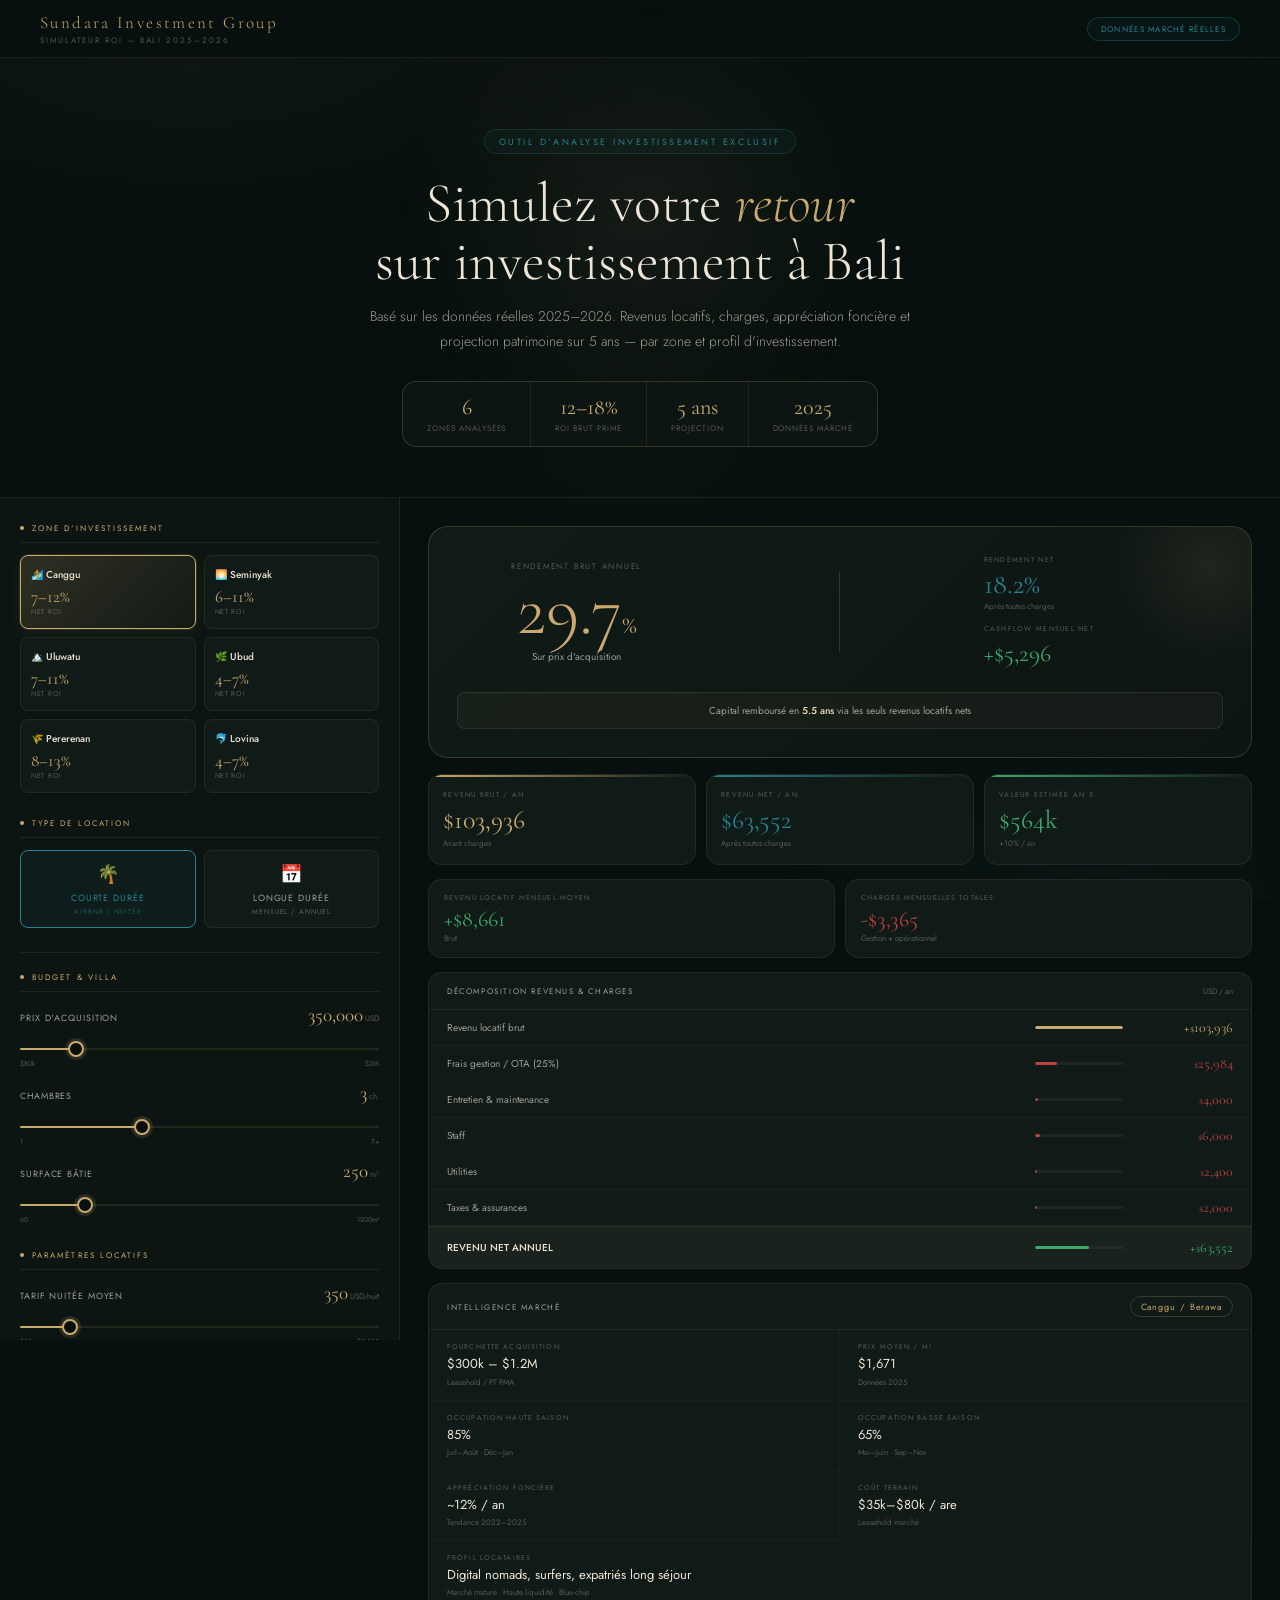
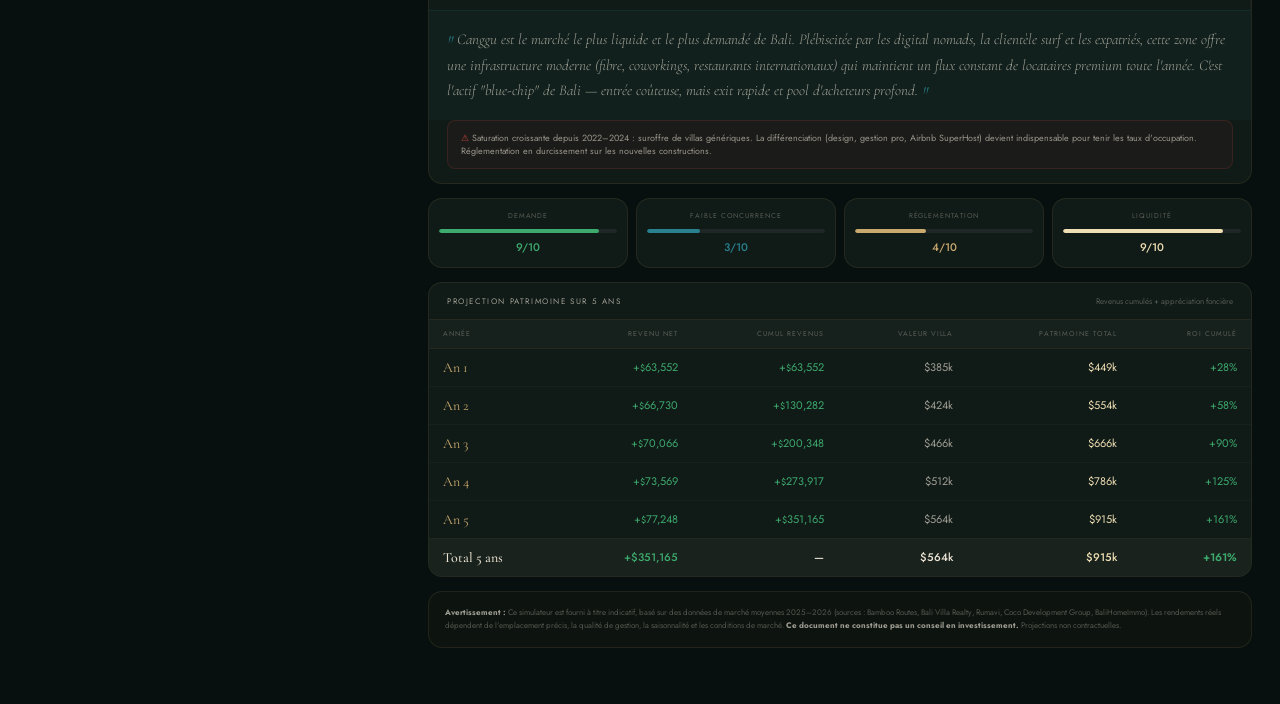
<file: sundara-roi-simulator.html>
<!DOCTYPE html>
<html lang="fr">
<head>
<meta charset="UTF-8">
<meta name="viewport" content="width=device-width, initial-scale=1.0">
<title>Sundara Investment Group — Simulateur ROI Bali 2025</title>
<link href="https://fonts.googleapis.com/css2?family=Cormorant+Garamond:ital,wght@0,300;0,400;0,600;1,300;1,400&family=Jost:wght@200;300;400;500;600&display=swap" rel="stylesheet">
<link rel="icon" type="image/svg+xml" href="favicon.svg">
<style>
*,*::before,*::after{box-sizing:border-box;margin:0;padding:0;}
:root{
  --gold:#C9A96E;--gold-d:#7A5520;--gold-l:#F0DFB4;--gold-pale:rgba(201,169,110,.08);
  --gold-pale2:rgba(201,169,110,.14);
  --teal:#29818F;--teal-pale:rgba(41,129,143,.09);
  --green:#3DAA6E;--red:#C04040;--amber:#D4880A;
  --bg:#07100E;--bg2:#0C1512;--bg3:#101A17;--bg4:#16201D;--bg5:#1C2822;
  --text:#EDE5D5;--text2:rgba(237,229,213,.65);--text3:rgba(237,229,213,.32);
  --border:rgba(201,169,110,.11);--border2:rgba(201,169,110,.22);--border3:rgba(201,169,110,.38);
  --radius:14px;--radius-sm:8px;--radius-lg:20px;
  --shadow:0 2px 24px rgba(0,0,0,.35),0 0 0 1px var(--border);
  --shadow-gold:0 0 0 1px rgba(201,169,110,.25),0 8px 32px rgba(201,169,110,.08);
}
html{scroll-behavior:smooth;}
body{background:var(--bg);color:var(--text);font-family:'Jost',sans-serif;min-height:100vh;overflow-x:hidden;}
body::before{content:'';position:fixed;inset:0;pointer-events:none;z-index:0;
  background:
    radial-gradient(ellipse 70% 50% at 15% 0,rgba(201,169,110,.05) 0,transparent 55%),
    radial-gradient(ellipse 50% 40% at 85% 100%,rgba(41,129,143,.05) 0,transparent 50%),
    radial-gradient(ellipse 40% 30% at 50% 50%,rgba(201,169,110,.02) 0,transparent 60%);}

/* ══ NAV ══ */
nav{
  position:sticky;top:0;z-index:100;
  padding:0 40px;height:58px;
  display:flex;align-items:center;justify-content:space-between;
  background:rgba(7,16,14,.88);
  backdrop-filter:blur(24px);-webkit-backdrop-filter:blur(24px);
  border-bottom:1px solid var(--border);
}
.nav-brand{display:flex;flex-direction:column;gap:1px;}
.nav-logo{font-family:'Cormorant Garamond',serif;font-size:17px;font-weight:300;letter-spacing:.14em;color:var(--gold);}
.nav-sub{font-size:8px;letter-spacing:.24em;text-transform:uppercase;color:var(--text3);}
.nav-pill{
  font-size:8px;letter-spacing:.16em;text-transform:uppercase;
  color:var(--teal);border:1px solid rgba(41,129,143,.3);
  padding:5px 13px;border-radius:20px;
  background:rgba(41,129,143,.06);
  animation:pulse-border 3s ease-in-out infinite;
}
@keyframes pulse-border{0%,100%{border-color:rgba(41,129,143,.3);}50%{border-color:rgba(41,129,143,.55);}}

/* ══ HERO ══ */
.hero{
  position:relative;z-index:1;
  padding:70px 40px 50px;text-align:center;
  border-bottom:1px solid var(--border);
  overflow:hidden;
}
.hero-orb{
  position:absolute;width:500px;height:500px;border-radius:50%;
  background:radial-gradient(circle,rgba(201,169,110,.07) 0,transparent 70%);
  top:-100px;left:50%;transform:translateX(-50%);pointer-events:none;
}
.hero-eyebrow{
  display:inline-flex;align-items:center;gap:8px;
  font-size:9px;letter-spacing:.28em;text-transform:uppercase;color:var(--teal);
  border:1px solid rgba(41,129,143,.25);padding:5px 14px;border-radius:20px;
  background:rgba(41,129,143,.06);margin-bottom:20px;
  animation:fadeUp .6s ease both;
}
.hero-title{
  font-family:'Cormorant Garamond',serif;
  font-size:56px;font-weight:300;line-height:1.04;
  color:var(--text);margin-bottom:14px;
  animation:fadeUp .7s .1s ease both;
}
.hero-title em{font-style:italic;color:var(--gold);}
.hero-desc{
  font-size:14px;font-weight:300;color:var(--text2);
  max-width:560px;margin:0 auto 28px;line-height:1.75;
  animation:fadeUp .7s .18s ease both;
}
.hero-stats{
  display:flex;align-items:center;justify-content:center;gap:0;
  border:1px solid var(--border2);border-radius:var(--radius);
  background:var(--bg2);overflow:hidden;
  display:inline-flex;animation:fadeUp .7s .26s ease both;
}
.hstat{padding:12px 24px;text-align:center;border-right:1px solid var(--border);}
.hstat:last-child{border-right:none;}
.hstat-val{font-family:'Cormorant Garamond',serif;font-size:22px;color:var(--gold);}
.hstat-lbl{font-size:8px;letter-spacing:.12em;text-transform:uppercase;color:var(--text3);margin-top:2px;}
@keyframes fadeUp{from{opacity:0;transform:translateY(16px);}to{opacity:1;transform:none;}}

/* ══ MAIN LAYOUT ══ */
.main{
  position:relative;z-index:1;
  display:grid;grid-template-columns:400px 1fr;
  min-height:calc(100vh - 200px);
  gap:0;
}
@media(max-width:960px){.main{grid-template-columns:1fr;}}

/* ══ SIDEBAR ══ */
.sidebar{
  background:var(--bg2);
  border-right:1px solid var(--border);
  overflow-y:auto;padding:24px 20px 48px;
  position:sticky;top:58px;height:calc(100vh - 58px);
}
@media(max-width:960px){.sidebar{position:static;height:auto;}}

.s-sec{margin-bottom:24px;}
.s-head{
  display:flex;align-items:center;gap:8px;
  font-size:8px;letter-spacing:.26em;text-transform:uppercase;
  color:var(--gold);margin-bottom:12px;
  padding-bottom:8px;border-bottom:1px solid var(--border);
}
.s-head-dot{width:4px;height:4px;background:var(--gold);border-radius:50%;}

/* Zone cards */
.zone-grid{display:grid;grid-template-columns:1fr 1fr;gap:8px;}
.zc{
  padding:11px 10px;border:1px solid var(--border);
  background:var(--bg3);cursor:pointer;
  border-radius:var(--radius-sm);
  transition:all .22s cubic-bezier(.4,0,.2,1);
  position:relative;overflow:hidden;
}
.zc::before{
  content:'';position:absolute;inset:0;
  background:linear-gradient(135deg,rgba(201,169,110,.08),transparent);
  opacity:0;transition:opacity .22s;
}
.zc:hover{border-color:var(--border2);transform:translateY(-1px);}
.zc:hover::before{opacity:1;}
.zc.on{
  border-color:var(--gold);
  background:linear-gradient(135deg,rgba(201,169,110,.1),rgba(201,169,110,.04));
  box-shadow:0 0 0 1px rgba(201,169,110,.15),0 4px 16px rgba(201,169,110,.08);
}
.zc.on::before{opacity:1;}
.zc-top{display:flex;align-items:center;justify-content:space-between;margin-bottom:4px;}
.zc-name{font-size:10px;font-weight:500;color:var(--text);}
.zc-emoji{font-size:14px;}
.zc-roi{font-family:'Cormorant Garamond',serif;font-size:17px;color:var(--gold);}
.zc-tag{font-size:7px;letter-spacing:.1em;text-transform:uppercase;color:var(--text3);}

/* Type toggle */
.type-row{display:grid;grid-template-columns:1fr 1fr;gap:8px;}
.type-card{
  padding:10px 8px;border:1px solid var(--border);background:var(--bg3);
  border-radius:var(--radius-sm);cursor:pointer;text-align:center;
  transition:all .2s;
}
.type-card:hover{border-color:var(--border2);}
.type-card.on{border-color:var(--teal);background:rgba(41,129,143,.08);}
.type-card .ti{font-size:18px;margin-bottom:4px;}
.type-card .tl{font-size:9px;letter-spacing:.1em;text-transform:uppercase;color:var(--text2);}
.type-card.on .tl{color:var(--teal);}

/* Sliders */
.sg{margin-bottom:13px;}
.sg-top{display:flex;justify-content:space-between;align-items:baseline;margin-bottom:6px;}
.sg-lbl{font-size:9px;letter-spacing:.1em;text-transform:uppercase;color:var(--text2);}
.sg-val{font-family:'Cormorant Garamond',serif;font-size:19px;color:var(--gold);line-height:1;}
.sg-unit{font-size:8px;color:var(--text3);margin-left:2px;}
input[type=range]{
  width:100%;-webkit-appearance:none;height:2px;
  background:linear-gradient(to right,var(--gold) var(--pct,50%),rgba(201,169,110,.12) var(--pct,50%));
  border-radius:1px;outline:none;cursor:pointer;
  transition:background .1s;
}
input[type=range]::-webkit-slider-thumb{
  -webkit-appearance:none;width:16px;height:16px;
  background:var(--bg);border:2px solid var(--gold);
  border-radius:50%;cursor:pointer;
  box-shadow:0 0 0 3px rgba(201,169,110,.15);
  transition:box-shadow .2s,transform .2s;
}
input[type=range]:hover::-webkit-slider-thumb{
  box-shadow:0 0 0 6px rgba(201,169,110,.12);transform:scale(1.1);
}
.sg-mm{display:flex;justify-content:space-between;font-size:7px;color:var(--text3);margin-top:3px;}

/* Option pills */
.opt-pills{display:flex;gap:5px;flex-wrap:wrap;}
.opill{
  font-size:8px;letter-spacing:.1em;text-transform:uppercase;
  padding:4px 10px;border:1px solid var(--border);color:var(--text3);
  cursor:pointer;transition:all .18s;border-radius:20px;user-select:none;
}
.opill:hover{border-color:var(--border2);color:var(--text2);}
.opill.on{border-color:var(--gold);color:var(--gold);background:rgba(201,169,110,.07);}

/* Appre pills */
.appre-pills{display:flex;gap:5px;flex-wrap:wrap;margin-top:8px;}
.apill{
  font-size:8px;letter-spacing:.08em;
  padding:4px 10px;border:1px solid var(--border);color:var(--text3);
  cursor:pointer;transition:all .18s;border-radius:20px;user-select:none;
}
.apill.on{border-color:var(--teal);color:var(--teal);background:rgba(41,129,143,.07);}

.sdiv{height:1px;background:var(--border);margin:18px 0;}

/* ══ RESULTS ══ */
.results{padding:28px 28px 56px;overflow-y:auto;}

/* ROI HERO CARD */
.roi-hero{
  background:linear-gradient(135deg,var(--bg3) 0,var(--bg2) 100%);
  border:1px solid var(--border2);border-radius:var(--radius-lg);
  padding:28px;margin-bottom:16px;
  position:relative;overflow:hidden;
  animation:cardIn .5s ease both;
}
.roi-hero::before{
  content:'';position:absolute;
  top:-60px;right:-60px;width:200px;height:200px;border-radius:50%;
  background:radial-gradient(circle,rgba(201,169,110,.1) 0,transparent 70%);
  pointer-events:none;
}
.roi-hero-grid{display:grid;grid-template-columns:1fr 1fr 1fr;gap:24px;align-items:center;}
@media(max-width:700px){.roi-hero-grid{grid-template-columns:1fr 1fr;}}
.roi-main{grid-column:1;text-align:center;}
.roi-eyebrow{font-size:8px;letter-spacing:.22em;text-transform:uppercase;color:var(--text3);margin-bottom:6px;}
.roi-big{font-family:'Cormorant Garamond',serif;font-size:72px;font-weight:300;color:var(--gold);line-height:.9;}
.roi-pct{font-size:26px;}
.roi-lbl{font-size:10px;color:var(--text2);margin-top:6px;}
.roi-divider{width:1px;background:var(--border2);height:80px;margin:0 auto;}
.roi-side{}
.roi-s-lbl{font-size:7px;letter-spacing:.18em;text-transform:uppercase;color:var(--text3);margin-bottom:5px;}
.roi-s-val{font-family:'Cormorant Garamond',serif;font-size:28px;color:var(--teal);line-height:1;}
.roi-s-sub{font-size:8px;color:var(--text3);margin-top:2px;}
.roi-payback{
  grid-column:1/-1;
  padding:10px 14px;background:rgba(201,169,110,.05);
  border:1px solid rgba(201,169,110,.12);border-radius:var(--radius-sm);
  font-size:10px;color:var(--text2);text-align:center;
}
.roi-payback span{color:var(--gold-l);font-weight:500;}
@keyframes cardIn{from{opacity:0;transform:translateY(10px);}to{opacity:1;transform:none;}}

/* KPI CARDS */
.kpi-row{display:grid;grid-template-columns:repeat(3,1fr);gap:10px;margin-bottom:14px;}
@media(max-width:700px){.kpi-row{grid-template-columns:1fr 1fr;}}
.kpi{
  background:var(--bg3);border:1px solid var(--border);
  padding:15px 14px;border-radius:var(--radius);
  position:relative;overflow:hidden;
  transition:transform .18s,box-shadow .18s;
  animation:cardIn .5s ease both;
}
.kpi:hover{transform:translateY(-2px);box-shadow:var(--shadow-gold);}
.kpi-accent{position:absolute;top:0;left:0;right:0;height:2px;border-radius:2px 2px 0 0;}
.kpi-lbl{font-size:7px;letter-spacing:.18em;text-transform:uppercase;color:var(--text3);margin-bottom:7px;}
.kpi-v{font-family:'Cormorant Garamond',serif;font-size:26px;font-weight:400;line-height:1;}
.kpi-sub{font-size:8px;color:var(--text3);margin-top:4px;}

/* CASHFLOW */
.cf-row{display:grid;grid-template-columns:1fr 1fr;gap:10px;margin-bottom:14px;}
.cf{
  background:var(--bg3);border:1px solid var(--border);
  padding:13px 15px;border-radius:var(--radius);
  transition:transform .18s;animation:cardIn .5s ease both;
}
.cf:hover{transform:translateY(-1px);}
.cf-lbl{font-size:7px;letter-spacing:.16em;text-transform:uppercase;color:var(--text3);margin-bottom:5px;}
.cf-v{font-family:'Cormorant Garamond',serif;font-size:22px;line-height:1;}
.cf-sub{font-size:8px;color:var(--text3);margin-top:2px;}

/* BREAKDOWN */
.card{
  background:var(--bg3);border:1px solid var(--border);
  border-radius:var(--radius);margin-bottom:14px;overflow:hidden;
  animation:cardIn .5s .05s ease both;
}
.card-head{
  padding:12px 18px;border-bottom:1px solid var(--border);
  display:flex;justify-content:space-between;align-items:center;
}
.card-title{font-size:8px;letter-spacing:.2em;text-transform:uppercase;color:var(--text2);}
.card-note{font-size:8px;color:var(--text3);}
.brow{
  display:grid;grid-template-columns:1fr 88px 100px;
  align-items:center;gap:10px;padding:9px 18px;
  border-bottom:1px solid rgba(201,169,110,.04);
  transition:background .15s;
}
.brow:hover{background:rgba(201,169,110,.03);}
.brow:last-child{border-bottom:none;}
.brow.total{
  background:rgba(201,169,110,.05);
  border-top:1px solid var(--border);
  padding:12px 18px;
}
.brow-lbl{font-size:10px;color:var(--text2);}
.brow.total .brow-lbl{font-weight:500;color:var(--text);}
.brow-bar-wrap{height:3px;background:rgba(255,255,255,.05);border-radius:2px;overflow:hidden;}
.brow-bar{height:100%;border-radius:2px;transition:width .5s cubic-bezier(.4,0,.2,1);}
.brow-val{font-family:'Cormorant Garamond',serif;font-size:14px;text-align:right;white-space:nowrap;}

/* ZONE INTEL */
.zi-badge{font-size:9px;letter-spacing:.1em;padding:3px 10px;border:1px solid var(--border2);color:var(--gold);border-radius:20px;}
.zi-grid{display:grid;grid-template-columns:1fr 1fr;gap:0;}
.zi-item{padding:12px 18px;border-bottom:1px solid rgba(201,169,110,.04);border-right:1px solid rgba(201,169,110,.04);}
.zi-item:nth-child(2n){border-right:none;}
.zi-item:nth-last-child(-n+2){border-bottom:none;}
.zi-lbl{font-size:7px;letter-spacing:.16em;text-transform:uppercase;color:var(--text3);margin-bottom:3px;}
.zi-v{font-size:13px;color:var(--text);line-height:1.4;}
.zi-note{font-size:8px;color:var(--text3);margin-top:2px;}

/* ZONE DESCRIPTION */
.zi-desc{
  padding:16px 18px;
  background:rgba(41,129,143,.05);
  border-top:1px solid rgba(41,129,143,.12);
}
.zi-desc-text{
  font-family:'Cormorant Garamond',serif;
  font-size:15px;font-style:italic;font-weight:300;
  color:var(--text2);line-height:1.7;
}
.zi-desc-text::before{content:'"';color:var(--teal);font-size:20px;line-height:0;vertical-align:-.25em;margin-right:4px;}
.zi-desc-text::after{content:'"';color:var(--teal);font-size:20px;line-height:0;vertical-align:-.25em;margin-left:4px;}
.zi-warn{
  margin:0 18px 14px;padding:10px 13px;
  background:rgba(192,64,64,.06);border:1px solid rgba(192,64,64,.18);
  border-radius:var(--radius-sm);
  font-size:9px;color:rgba(237,229,213,.6);line-height:1.5;
}
.zi-warn::before{content:'⚠ ';color:var(--red);}

/* RISK */
.risk-row{display:grid;grid-template-columns:repeat(4,1fr);gap:8px;margin-bottom:14px;}
@media(max-width:700px){.risk-row{grid-template-columns:1fr 1fr;}}
.risk-c{
  background:var(--bg3);border:1px solid var(--border);
  padding:12px 10px;border-radius:var(--radius);text-align:center;
  transition:transform .18s;animation:cardIn .5s ease both;
}
.risk-c:hover{transform:translateY(-1px);}
.risk-lbl{font-size:7px;letter-spacing:.13em;text-transform:uppercase;color:var(--text3);margin-bottom:8px;}
.risk-bar-w{height:4px;background:rgba(255,255,255,.06);border-radius:2px;margin-bottom:6px;overflow:hidden;}
.risk-bar-f{height:100%;border-radius:2px;transition:width .6s cubic-bezier(.4,0,.2,1);}
.risk-val{font-size:11px;font-weight:500;}

/* PROJ TABLE */
.proj-table{width:100%;border-collapse:collapse;}
.proj-table th{
  padding:9px 14px;font-size:7px;letter-spacing:.14em;text-transform:uppercase;
  color:var(--text3);text-align:right;
  background:var(--bg4);font-weight:400;
  border-bottom:1px solid var(--border);
}
.proj-table th:first-child{text-align:left;}
.proj-table td{
  padding:10px 14px;font-size:11px;color:var(--text2);
  text-align:right;border-bottom:1px solid rgba(201,169,110,.04);
  transition:background .15s;
}
.proj-table tr:hover td{background:rgba(201,169,110,.03);}
.proj-table td:first-child{font-family:'Cormorant Garamond',serif;font-size:14px;color:var(--gold);text-align:left;}
.proj-table tr:last-child td{
  border-bottom:none;
  background:rgba(201,169,110,.05);color:var(--text);font-weight:500;
}
.pos{color:var(--green)!important;}
.neg{color:var(--red)!important;}
.neu{color:var(--gold)!important;}

/* DISCLAIMER */
.disc{
  padding:14px 16px;border:1px solid var(--border);
  background:rgba(201,169,110,.03);border-radius:var(--radius);
  font-size:8px;color:var(--text3);line-height:1.7;margin-top:14px;
}
.disc strong{color:var(--text2);}

/* SCROLLBAR */
::-webkit-scrollbar{width:4px;}
::-webkit-scrollbar-thumb{background:rgba(201,169,110,.15);border-radius:2px;}

/* MOBILE */
@media(max-width:700px){
  nav{padding:0 16px;}
  .hero{padding:40px 16px 28px;}
  .hero-title{font-size:36px;}
  .hero-stats{display:none;}
  .sidebar,.results{padding:16px 12px 32px;}
  .roi-big{font-size:52px;}
  .roi-hero-grid{grid-template-columns:1fr 1fr;}
  .roi-divider{display:none;}
  .zone-grid{grid-template-columns:1fr 1fr 1fr;}
}
</style>
</head>
<body>

<nav>
  <div class="nav-brand">
    <div class="nav-logo">Sundara Investment Group</div>
    <div class="nav-sub">Simulateur ROI — Bali 2025–2026</div>
  </div>
  <div class="nav-pill">Données Marché Réelles</div>
</nav>

<div class="hero">
  <div class="hero-orb"></div>
  <div class="hero-eyebrow">Outil d'analyse investissement exclusif</div>
  <h1 class="hero-title">Simulez votre <em>retour</em><br>sur investissement à Bali</h1>
  <p class="hero-desc">Basé sur les données réelles 2025–2026. Revenus locatifs, charges, appréciation foncière et projection patrimoine sur 5 ans — par zone et profil d'investissement.</p>
  <div class="hero-stats">
    <div class="hstat"><div class="hstat-val">6</div><div class="hstat-lbl">Zones analysées</div></div>
    <div class="hstat"><div class="hstat-val">12–18%</div><div class="hstat-lbl">ROI brut prime</div></div>
    <div class="hstat"><div class="hstat-val">5 ans</div><div class="hstat-lbl">Projection</div></div>
    <div class="hstat"><div class="hstat-val">2025</div><div class="hstat-lbl">Données marché</div></div>
  </div>
</div>

<div class="main">

<!-- ══════ SIDEBAR ══════ -->
<div class="sidebar">

  <div class="s-sec">
    <div class="s-head"><div class="s-head-dot"></div>Zone d'investissement</div>
    <div class="zone-grid" id="zone-grid"></div>
  </div>

  <div class="s-sec">
    <div class="s-head"><div class="s-head-dot"></div>Type de location</div>
    <div class="type-row">
      <div class="type-card on" id="tc-court" onclick="setType('court')">
        <div class="ti">🌴</div>
        <div class="tl">Courte durée<br><span style="opacity:.55;font-size:7px">Airbnb / nuitée</span></div>
      </div>
      <div class="type-card" id="tc-long" onclick="setType('long')">
        <div class="ti">📅</div>
        <div class="tl">Longue durée<br><span style="opacity:.55;font-size:7px">Mensuel / annuel</span></div>
      </div>
    </div>
  </div>

  <div class="sdiv"></div>

  <div class="s-sec">
    <div class="s-head"><div class="s-head-dot"></div>Budget & villa</div>
    <div class="sg">
      <div class="sg-top"><span class="sg-lbl">Prix d'acquisition</span><span><span class="sg-val" id="v-budget">350,000</span><span class="sg-unit">USD</span></span></div>
      <input type="range" id="s-budget" min="80000" max="2000000" step="10000" value="350000" oninput="sr(this,'v-budget',fUSD);go()">
      <div class="sg-mm"><span>$80k</span><span>$2M</span></div>
    </div>
    <div class="sg">
      <div class="sg-top"><span class="sg-lbl">Chambres</span><span><span class="sg-val" id="v-beds">3</span><span class="sg-unit">ch.</span></span></div>
      <input type="range" id="s-beds" min="1" max="7" step="1" value="3" oninput="sr(this,'v-beds',x=>x);go()">
      <div class="sg-mm"><span>1</span><span>7+</span></div>
    </div>
    <div class="sg">
      <div class="sg-top"><span class="sg-lbl">Surface bâtie</span><span><span class="sg-val" id="v-size">250</span><span class="sg-unit">m²</span></span></div>
      <input type="range" id="s-size" min="60" max="1200" step="10" value="250" oninput="sr(this,'v-size',x=>x);go()">
      <div class="sg-mm"><span>60</span><span>1200m²</span></div>
    </div>
  </div>

  <div class="s-sec">
    <div class="s-head"><div class="s-head-dot"></div>Paramètres locatifs</div>
    <div class="sg" id="sg-nightly">
      <div class="sg-top"><span class="sg-lbl">Tarif nuitée moyen</span><span><span class="sg-val" id="v-nightly">350</span><span class="sg-unit">USD/nuit</span></span></div>
      <input type="range" id="s-nightly" min="50" max="2500" step="10" value="350" oninput="sr(this,'v-nightly',x=>x);go()">
      <div class="sg-mm"><span>$50</span><span>$2,500</span></div>
    </div>
    <div class="sg" id="sg-monthly" style="display:none">
      <div class="sg-top"><span class="sg-lbl">Loyer mensuel</span><span><span class="sg-val" id="v-monthly">2500</span><span class="sg-unit">USD/mois</span></span></div>
      <input type="range" id="s-monthly" min="300" max="15000" step="100" value="2500" oninput="sr(this,'v-monthly',x=>x);go()">
      <div class="sg-mm"><span>$300</span><span>$15k</span></div>
    </div>
    <div class="sg" id="sg-occ">
      <div class="sg-top"><span class="sg-lbl">Taux d'occupation</span><span><span class="sg-val" id="v-occ">70</span><span class="sg-unit">%</span></span></div>
      <input type="range" id="s-occ" min="20" max="95" step="1" value="70" oninput="sr(this,'v-occ',x=>x);go()">
      <div class="sg-mm"><span>20%</span><span>95%</span></div>
    </div>
    <div class="sg">
      <div class="sg-top"><span class="sg-lbl">Frais gestion OTA + manager</span><span><span class="sg-val" id="v-mgmt">25</span><span class="sg-unit">%</span></span></div>
      <input type="range" id="s-mgmt" min="10" max="40" step="1" value="25" oninput="sr(this,'v-mgmt',x=>x);go()">
      <div class="sg-mm"><span>10%</span><span>40%</span></div>
    </div>
  </div>

  <div class="s-sec">
    <div class="s-head"><div class="s-head-dot"></div>Charges opérationnelles / an</div>
    <div class="sg">
      <div class="sg-top"><span class="sg-lbl">Entretien & maintenance</span><span><span class="sg-val" id="v-maint">4000</span><span class="sg-unit">USD</span></span></div>
      <input type="range" id="s-maint" min="500" max="25000" step="250" value="4000" oninput="sr(this,'v-maint',x=>x);go()">
      <div class="sg-mm"><span>$500</span><span>$25k</span></div>
    </div>
    <div class="sg">
      <div class="sg-top"><span class="sg-lbl">Staff (gardien, ménage…)</span><span><span class="sg-val" id="v-staff">6000</span><span class="sg-unit">USD</span></span></div>
      <input type="range" id="s-staff" min="0" max="30000" step="500" value="6000" oninput="sr(this,'v-staff',x=>x);go()">
      <div class="sg-mm"><span>$0</span><span>$30k</span></div>
    </div>
    <div class="sg">
      <div class="sg-top"><span class="sg-lbl">Utilities (eau, élec, internet)</span><span><span class="sg-val" id="v-util">2400</span><span class="sg-unit">USD</span></span></div>
      <input type="range" id="s-util" min="600" max="12000" step="200" value="2400" oninput="sr(this,'v-util',x=>x);go()">
      <div class="sg-mm"><span>$600</span><span>$12k</span></div>
    </div>
    <div class="sg">
      <div class="sg-top"><span class="sg-lbl">Taxes & assurances</span><span><span class="sg-val" id="v-tax">2000</span><span class="sg-unit">USD</span></span></div>
      <input type="range" id="s-tax" min="500" max="15000" step="250" value="2000" oninput="sr(this,'v-tax',x=>x);go()">
      <div class="sg-mm"><span>$500</span><span>$15k</span></div>
    </div>
  </div>

  <div class="s-sec">
    <div class="s-head"><div class="s-head-dot"></div>Options premium</div>
    <div class="opt-pills">
      <div class="opill on" onclick="tOpt(this,'pool')">🏊 Piscine</div>
      <div class="opill on" onclick="tOpt(this,'staff')">👤 Staff</div>
      <div class="opill" onclick="tOpt(this,'ocean')">🌊 Vue mer</div>
      <div class="opill" onclick="tOpt(this,'airbnb')">⭐ Airbnb Pro</div>
      <div class="opill" onclick="tOpt(this,'new')">✨ Neuf</div>
      <div class="opill" onclick="tOpt(this,'managed')">⚙️ Géré clé en main</div>
    </div>
    <div style="margin-top:12px;font-size:7px;letter-spacing:.16em;text-transform:uppercase;color:var(--text3);margin-bottom:7px;">Appréciation foncière / an</div>
    <div class="appre-pills">
      <div class="apill" id="ap-low" onclick="setAp('low',this)">📉 5% conservateur</div>
      <div class="apill on" id="ap-mid" onclick="setAp('mid',this)">📈 10% marché</div>
      <div class="apill" id="ap-high" onclick="setAp('high',this)">🚀 15% premium</div>
    </div>
  </div>

</div><!-- /sidebar -->

<!-- ══════ RESULTS ══════ -->
<div class="results">

  <!-- ROI HERO -->
  <div class="roi-hero">
    <div class="roi-hero-grid">
      <div class="roi-main">
        <div class="roi-eyebrow">Rendement brut annuel</div>
        <div class="roi-big"><span id="r-gross-pct">11.2</span><span class="roi-pct">%</span></div>
        <div class="roi-lbl">Sur prix d'acquisition</div>
      </div>
      <div class="roi-divider"></div>
      <div class="roi-side">
        <div class="roi-s-lbl">Rendement net</div>
        <div class="roi-s-val"><span id="r-net-pct">7.4</span>%</div>
        <div class="roi-s-sub">Après toutes charges</div>
        <div style="margin-top:12px;">
          <div class="roi-s-lbl">Cashflow mensuel net</div>
          <div style="font-family:'Cormorant Garamond',serif;font-size:24px;" id="r-cf-style">+$2,156</div>
        </div>
      </div>
      <div class="roi-payback" id="r-payback-txt">Capital remboursé en <span>8.9 ans</span> via les seuls revenus locatifs nets</div>
    </div>
  </div>

  <!-- KPIs -->
  <div class="kpi-row">
    <div class="kpi"><div class="kpi-accent" style="background:linear-gradient(to right,var(--gold),transparent)"></div>
      <div class="kpi-lbl">Revenu brut / an</div>
      <div class="kpi-v neu" id="r-gross-amt">$39,200</div>
      <div class="kpi-sub">Avant charges</div>
    </div>
    <div class="kpi"><div class="kpi-accent" style="background:linear-gradient(to right,var(--teal),transparent)"></div>
      <div class="kpi-lbl">Revenu net / an</div>
      <div class="kpi-v" id="r-net-amt" style="color:var(--teal)">$25,900</div>
      <div class="kpi-sub">Après toutes charges</div>
    </div>
    <div class="kpi"><div class="kpi-accent" style="background:linear-gradient(to right,var(--green),transparent)"></div>
      <div class="kpi-lbl">Valeur estimée an 5</div>
      <div class="kpi-v pos" id="r-val5">$563k</div>
      <div class="kpi-sub" id="r-val5-sub">+10% / an</div>
    </div>
  </div>

  <!-- CF -->
  <div class="cf-row">
    <div class="cf">
      <div class="cf-lbl">Revenu locatif mensuel moyen</div>
      <div class="cf-v pos" id="r-rev-mo">+$3,267</div>
      <div class="cf-sub">Brut</div>
    </div>
    <div class="cf">
      <div class="cf-lbl">Charges mensuelles totales</div>
      <div class="cf-v neg" id="r-ch-mo">-$1,111</div>
      <div class="cf-sub">Gestion + opérationnel</div>
    </div>
  </div>

  <!-- BREAKDOWN -->
  <div class="card">
    <div class="card-head">
      <span class="card-title">Décomposition revenus & charges</span>
      <span class="card-note">USD / an</span>
    </div>
    <div id="breakdown"></div>
  </div>

  <!-- ZONE INTEL -->
  <div class="card">
    <div class="card-head">
      <span class="card-title">Intelligence marché</span>
      <span class="zi-badge" id="zi-badge">Canggu</span>
    </div>
    <div id="zi-grid"></div>
    <div class="zi-desc"><div class="zi-desc-text" id="zi-desc"></div></div>
    <div class="zi-warn" id="zi-warn"></div>
  </div>

  <!-- RISK -->
  <div class="risk-row" id="risk-row"></div>

  <!-- 5-YEAR PROJ -->
  <div class="card">
    <div class="card-head">
      <span class="card-title">Projection patrimoine sur 5 ans</span>
      <span class="card-note">Revenus cumulés + appréciation foncière</span>
    </div>
    <div style="overflow-x:auto;">
      <table class="proj-table">
        <thead><tr>
          <th>Année</th><th>Revenu net</th><th>Cumul revenus</th>
          <th>Valeur villa</th><th>Patrimoine total</th><th>ROI cumulé</th>
        </tr></thead>
        <tbody id="proj-body"></tbody>
      </table>
    </div>
  </div>

  <div class="disc">
    <strong>Avertissement :</strong> Ce simulateur est fourni à titre indicatif, basé sur des données de marché moyennes 2025–2026 (sources : Bamboo Routes, Bali Villa Realty, Rumavi, Coco Development Group, BaliHomeImmo). Les rendements réels dépendent de l'emplacement précis, la qualité de gestion, la saisonnalité et les conditions de marché. <strong>Ce document ne constitue pas un conseil en investissement.</strong> Projections non contractuelles.
  </div>

</div><!-- /results -->
</div><!-- /main -->

<script>
const Z={
  canggu:{
    name:'Canggu',full:'Canggu / Berawa',e:'🏄',
    netY:[7,12],grossY:[10,15],
    occH:85,occL:65,
    nb:{1:180,2:280,3:420,4:600,5:800,6:1100,7:1400},
    nbH:{1:280,2:480,3:700,4:950,5:1300,6:1800,7:2400},
    ml:{1:900,2:1500,3:2200,4:3000,5:4000,6:5500,7:7000},
    pr:'$300k – $1.2M',psm:1671,appr:12,la:'$35k–$80k / are',
    dem:'Digital nomads, surfers, expatriés long séjour',
    tag:'Marché mature · Haute liquidité · Blue-chip',
    desc:'Canggu est le marché le plus liquide et le plus demandé de Bali. Plébiscitée par les digital nomads, la clientèle surf et les expatriés, cette zone offre une infrastructure moderne (fibre, coworkings, restaurants internationaux) qui maintient un flux constant de locataires premium toute l\'année. C\'est l\'actif "blue-chip" de Bali — entrée coûteuse, mais exit rapide et pool d\'acheteurs profond.',
    risk:'Saturation croissante depuis 2022–2024 : suroffre de villas génériques. La différenciation (design, gestion pro, Airbnb SuperHost) devient indispensable pour tenir les taux d\'occupation. Réglementation en durcissement sur les nouvelles constructions.',
    rs:{dem:9,comp:3,reg:4,liq:9}
  },
  seminyak:{
    name:'Seminyak',full:'Seminyak / Petitenget',e:'🌅',
    netY:[6,11],grossY:[9,14],
    occH:82,occL:60,
    nb:{1:200,2:320,3:480,4:700,5:950,6:1300,7:1700},
    nbH:{1:350,2:550,3:800,4:1100,5:1500,6:2100,7:2800},
    ml:{1:1000,2:1800,3:2800,4:3800,5:5000,6:7000,7:9000},
    pr:'$350k – $1.5M',psm:1224,appr:10,la:'$40k–$100k / are',
    dem:'Couples luxury, famille premium, clientèle hôtelière haut-de-gamme',
    tag:'Luxe établi · Premium pricing · Clientèle aisée',
    desc:'Seminyak est la zone la plus mature et la plus premium de Bali. Elle attire une clientèle internationale à fort pouvoir d\'achat, habituée aux standards 5 étoiles. Les villas 4+ chambres avec pool et staff intégré y surperforment systématiquement. Le prix au m² reste élevé, mais les tarifs nuitée sont les plus hauts de l\'île, ce qui génère un cashflow brut exceptionnel pour des propriétés bien positionnées.',
    risk:'Prix d\'entrée parmi les plus élevés de Bali. Concurrence frontale avec les hôtels et resorts de luxe. Une villa sous-gérée ou mal décorée sera rapidement hors marché. Budget décoration et gestion professionnelle sont non-négociables.',
    rs:{dem:8,comp:4,reg:4,liq:8}
  },
  uluwatu:{
    name:'Uluwatu',full:'Uluwatu / Bukit',e:'🏔️',
    netY:[7,11],grossY:[9,13],
    occH:80,occL:58,
    nb:{1:160,2:280,3:420,4:620,5:850,6:1200,7:1600},
    nbH:{1:280,2:500,3:750,4:1050,5:1400,6:2000,7:2700},
    ml:{1:700,2:1200,3:1900,4:2700,5:3600,6:5000,7:6500},
    pr:'$200k – $900k',psm:966,appr:13,la:'$18k–$55k / are',
    dem:'Surfeurs premium, villas cliffside, yoga retreats, jeunes créatifs',
    tag:'Meilleur ROI 2026 · ~40% moins cher que Canggu · Fort potentiel',
    desc:'Uluwatu représente l\'opportunité la plus intéressante de 2026 selon les analystes. Comparable à Canggu en termes de tarifs nuitée, mais avec un prix d\'entrée ~40% inférieur — ce gap génère un ROI potentiel nettement supérieur. La péninsule du Bukit attire une clientèle ultra-premium (villas cliff, vue océan, couchers de soleil spectaculaires) et bénéficie d\'une demande en forte croissance portée par le surf et le wellness.',
    risk:'Infrastructure encore en développement : certaines routes restent étroites, la connexion internet peut être instable dans les zones les plus reculées. L\'accessibilité réduit la demande locative de masse, ce qui exige un positionnement premium clair. Zoning critique : vérification ITR indispensable après le durcissement réglementaire de juillet 2025.',
    rs:{dem:8,comp:6,reg:5,liq:7}
  },
  ubud:{
    name:'Ubud',full:'Ubud / Tegalalang',e:'🌿',
    netY:[4,7],grossY:[6,9],
    occH:78,occL:55,
    nb:{1:120,2:200,3:300,4:420,5:580,6:800,7:1050},
    nbH:{1:200,2:350,3:520,4:750,5:1000,6:1400,7:1900},
    ml:{1:550,2:900,3:1400,4:1900,5:2600,6:3600,7:4700},
    pr:'$150k – $600k',psm:427,appr:7,la:'$8k–$25k / are',
    dem:'Voyageurs wellness, retraites spirituelles, yoga, séjours culturels longue durée',
    tag:'Niche wellness · Revenus stables · Clientèle fidèle',
    desc:'Ubud est le coeur culturel et spirituel de Bali — et un marché immobilier à part. Les tarifs nuitée sont plus bas qu\'en zone côtière, mais la clientèle est plus fidèle, le séjour plus long, et la saisonnalité moins prononcée. Les villas avec vue rizières, piscine à débordement et architecture balinaise authentique génèrent des revenus stables dans un segment de niche très qualitatif. Idéal pour un investisseur cherchant tranquillité et régularité plutôt que maximisation des rendements.',
    risk:'Rendements globaux les plus faibles de l\'île. La saturation du marché wellness en 2024–2025 a créé une pression sur les tarifs. Le positionnement doit être très différenciant : architecture, expérience culturelle unique, relation directe avec les hôtes — une villa générique n\'y trouve pas sa clientèle facilement.',
    rs:{dem:6,comp:5,reg:6,liq:5}
  },
  pererenan:{
    name:'Pererenan',full:'Pererenan / Seseh',e:'🌾',
    netY:[8,13],grossY:[11,16],
    occH:80,occL:60,
    nb:{1:150,2:240,3:370,4:530,5:720,6:1000,7:1300},
    nbH:{1:250,2:420,3:640,4:900,5:1200,6:1700,7:2200},
    ml:{1:750,2:1300,3:2000,4:2800,5:3800,6:5200,7:6800},
    pr:'$150k – $700k',psm:800,appr:14,la:'$15k–$40k / are',
    dem:'Expatriés familles, digital nomads lifestyle, long séjour qualité',
    tag:'Canggu de 2019 · Meilleure opportunité buy-and-hold · Croissance rapide',
    desc:'Pererenan est LA zone émergente à surveiller en 2026. Situé juste au nord de Canggu, elle combine le charme d\'un village balinais préservé avec une infrastructure moderne en pleine expansion. Accès surf direct, cafés et coworkings qui fleurissent, prix encore 30–40% inférieurs à Canggu — mais en rattrapage rapide. Les investisseurs early-mover de 2022–2023 voient déjà leur capital s\'apprécier significativement. C\'est le profil buy-and-hold par excellence : rendement locatif déjà solide + plus-value structurelle à 5 ans.',
    risk:'Liquidité plus faible que Canggu ou Seminyak — la revente peut prendre plus de temps. L\'infrastructure (routes, adressage) reste inégale selon les sous-zones. Choisir son terrain/village précis est critique : 500 mètres peuvent faire une différence majeure sur l\'occupation.',
    rs:{dem:7,comp:7,reg:6,liq:5}
  },
  lovina:{
    name:'Lovina',full:'Lovina / North Bali',e:'🐬',
    netY:[4,7],grossY:[5,9],
    occH:60,occL:35,
    nb:{1:80,2:130,3:200,4:290,5:400,6:560,7:740},
    nbH:{1:140,2:240,3:370,4:530,5:730,6:1000,7:1350},
    ml:{1:300,2:500,3:800,4:1100,5:1500,6:2100,7:2800},
    pr:'$60k – $350k',psm:250,appr:15,la:'$3k–$12k / are',
    dem:'Éco-touristes, retraités expatriés, long séjour budget-premium, plongée',
    tag:'Pari long terme · Aéroport international prévu · Prix plancher',
    desc:'Lovina est le marché le plus spéculatif et le plus excitant de Bali à horizon 5–10 ans. Les prix fonciers sont 10 à 15 fois inférieurs à Canggu, la demande locative reste limitée aujourd\'hui — mais le projet d\'aéroport international de Bali Nord (North Bali International Airport) pourrait radicalement transformer la dynamique. Les investisseurs avec un horizon long et un appétit pour le risque peuvent acquérir des terrains et villas à des prix plancher avant la revalorisation. Sundara Investment Group y développe des projets depuis 2023.',
    risk:'Rendements locatifs actuels faibles (5–9% brut) et taux d\'occupation bas (35–60%). L\'aéroport n\'est pas encore construit — le calendrier et la réalisation restent incertains. Infrastructure et services limités. Ce marché est adapté aux investisseurs patients avec une vision long terme, pas à ceux cherchant un cashflow immédiat.',
    rs:{dem:4,comp:9,reg:8,liq:3}
  }
};

let az='canggu',lt='court',opts=new Set(['pool','staff']),appre='mid';
const apRates={low:.05,mid:.10,high:.15};

function buildZones(){
  const g=document.getElementById('zone-grid');
  g.innerHTML=Object.entries(Z).map(([k,z])=>`
    <div class="zc ${k===az?'on':''}" onclick="setZ('${k}')">
      <div class="zc-top"><span class="zc-name">${z.e} ${z.name}</span></div>
      <div class="zc-roi">${z.netY[0]}–${z.netY[1]}%</div>
      <div class="zc-tag">net ROI</div>
    </div>`).join('');
}

function setZ(k){
  az=k;buildZones();
  const z=Z[k],beds=Math.min(7,Math.max(1,parseInt(gv('s-beds'))));
  if(lt==='court'){
    const s=z.nb[beds]||z.nb[3];
    set('s-nightly',s);sr(g('s-nightly'),'v-nightly',x=>x);
    const o=Math.round((z.occH+z.occL)/2);
    set('s-occ',o);sr(g('s-occ'),'v-occ',x=>x);
  }else{
    const s=z.ml[beds]||z.ml[3];
    set('s-monthly',s);sr(g('s-monthly'),'v-monthly',x=>x);
  }
  go();
}

function setType(t){
  lt=t;
  g('tc-court').classList.toggle('on',t==='court');
  g('tc-long').classList.toggle('on',t==='long');
  g('sg-nightly').style.display=t==='court'?'block':'none';
  g('sg-monthly').style.display=t==='long'?'block':'none';
  g('sg-occ').style.display=t==='court'?'block':'none';
  setZ(az);
}

function tOpt(el,k){opts.has(k)?opts.delete(k):opts.add(k);el.classList.toggle('on');go();}
function setAp(k,el){
  appre=k;
  document.querySelectorAll('[id^=ap-]').forEach(e=>e.classList.remove('on'));
  el.classList.add('on');go();
}

function fUSD(v){
  if(v>=1000000)return(v/1000000).toFixed(2).replace(/\.?0+$/,'')+'M';
  if(v>=1000&&v%1000===0)return(v/1000)+'k';
  return Math.round(v).toLocaleString('en-US');
}
function sr(el,vid,fmt){
  const v=parseFloat(el.value),mn=parseFloat(el.min),mx=parseFloat(el.max);
  el.style.setProperty('--pct',((v-mn)/(mx-mn)*100).toFixed(1)+'%');
  g(vid).textContent=fmt(v);
}
function g(id){return document.getElementById(id);}
function gv(id){return parseFloat(g(id).value);}
function set(id,v){g(id).value=v;}
function st(id,v){g(id).textContent=v;}

function go(){
  const z=Z[az];
  const budget=gv('s-budget'),beds=Math.min(7,Math.max(1,Math.round(gv('s-beds'))));
  const mgmtR=gv('s-mgmt')/100;
  const maint=gv('s-maint'),staff=gv('s-staff'),util=gv('s-util'),tax=gv('s-tax');

  let bonus=1;
  if(opts.has('pool'))    bonus+=.12;
  if(opts.has('ocean'))   bonus+=.18;
  if(opts.has('airbnb'))  bonus+=.08;
  if(opts.has('managed')) bonus+=.06;
  if(opts.has('new'))     bonus+=.10;
  if(opts.has('staff'))   bonus+=.04;

  let gross=0,mgmtFees=0;
  if(lt==='court'){
    const nightly=gv('s-nightly')*bonus;
    const days=Math.round(365*gv('s-occ')/100);
    gross=nightly*days;
    mgmtFees=gross*mgmtR;
  }else{
    const mo=gv('s-monthly')*bonus;
    gross=mo*12;
    mgmtFees=gross*.10;
  }
  const charges=mgmtFees+maint+staff+util+tax;
  const net=gross-charges;
  const roiG=(gross/budget*100),roiN=(net/budget*100);
  const payback=net>0?(budget/net):999;
  const cfMo=net/12,revMo=gross/12,chMo=charges/12;
  const apr=apRates[appre];
  const val5=budget*Math.pow(1+apr,5);

  // ROI hero
  st('r-gross-pct',roiG.toFixed(1));
  st('r-net-pct',roiN.toFixed(1));
  const cfEl=g('r-cf-style');
  cfEl.textContent=(cfMo>=0?'+':'')+'\$'+Math.abs(Math.round(cfMo)).toLocaleString('en-US');
  cfEl.style.color=cfMo>=0?'var(--green)':'var(--red)';
  g('r-payback-txt').innerHTML=`Capital remboursé en <span>${payback<50?payback.toFixed(1):'50+'} ans</span> via les seuls revenus locatifs nets`;

  // KPIs
  st('r-gross-amt','$'+Math.round(gross).toLocaleString('en-US'));
  st('r-net-amt','$'+Math.round(net).toLocaleString('en-US'));
  g('r-net-amt').style.color=net>=0?'var(--teal)':'var(--red)';
  st('r-val5','$'+Math.round(val5/1000)+'k');
  st('r-val5-sub',`+${(apr*100).toFixed(0)}% / an`);

  // CF
  g('r-rev-mo').textContent='+$'+Math.round(revMo).toLocaleString('en-US');
  g('r-ch-mo').textContent='-$'+Math.round(chMo).toLocaleString('en-US');

  // Breakdown
  const rows=[
    {l:'Revenu locatif brut',v:gross,bar:100,c:'var(--gold)'},
    {l:`Frais gestion / OTA (${Math.round(mgmtR*100)}%)`,v:-mgmtFees,bar:mgmtFees/gross*100,c:'var(--red)'},
    {l:'Entretien & maintenance',v:-maint,bar:maint/gross*100,c:'var(--red)'},
    {l:'Staff',v:-staff,bar:staff/gross*100,c:'var(--red)'},
    {l:'Utilities',v:-util,bar:util/gross*100,c:'var(--red)'},
    {l:'Taxes & assurances',v:-tax,bar:tax/gross*100,c:'var(--red)'},
    {l:'REVENU NET ANNUEL',v:net,bar:Math.max(0,net/gross*100),c:net>=0?'var(--green)':'var(--red)',tot:true},
  ];
  g('breakdown').innerHTML=rows.map(r=>`
    <div class="brow${r.tot?' total':''}">
      <div class="brow-lbl">${r.l}</div>
      <div class="brow-bar-wrap"><div class="brow-bar" style="width:${Math.max(0,Math.min(100,r.bar)).toFixed(1)}%;background:${r.c}"></div></div>
      <div class="brow-val" style="color:${r.c}">${r.v>=0?'+':''}<span style="font-size:10px">$</span>${Math.abs(Math.round(r.v)).toLocaleString('en-US')}</div>
    </div>`).join('');

  // Zone intel
  st('zi-badge',z.full);
  g('zi-grid').innerHTML=`
    <div class="zi-grid">
      <div class="zi-item"><div class="zi-lbl">Fourchette acquisition</div><div class="zi-v">${z.pr}</div><div class="zi-note">Leasehold / PT PMA</div></div>
      <div class="zi-item"><div class="zi-lbl">Prix moyen / m²</div><div class="zi-v">$${z.psm.toLocaleString('en-US')}</div><div class="zi-note">Données 2025</div></div>
      <div class="zi-item"><div class="zi-lbl">Occupation haute saison</div><div class="zi-v">${z.occH}%</div><div class="zi-note">Juil–Août · Déc–Jan</div></div>
      <div class="zi-item"><div class="zi-lbl">Occupation basse saison</div><div class="zi-v">${z.occL}%</div><div class="zi-note">Mai–Juin · Sep–Nov</div></div>
      <div class="zi-item"><div class="zi-lbl">Appréciation foncière</div><div class="zi-v">~${z.appr}% / an</div><div class="zi-note">Tendance 2022–2025</div></div>
      <div class="zi-item"><div class="zi-lbl">Coût terrain</div><div class="zi-v">${z.la}</div><div class="zi-note">Leasehold marché</div></div>
      <div class="zi-item" style="grid-column:1/-1"><div class="zi-lbl">Profil locataires</div><div class="zi-v">${z.dem}</div><div class="zi-note">${z.tag}</div></div>
    </div>`;
  st('zi-desc',z.desc);
  st('zi-warn',z.risk);

  // Risk
  const rs=z.rs;
  const risks=[
    {l:'Demande',s:rs.dem,c:'var(--green)'},
    {l:'Faible concurrence',s:rs.comp,c:'var(--teal)'},
    {l:'Réglementation',s:rs.reg,c:'var(--gold)'},
    {l:'Liquidité',s:rs.liq,c:'var(--gold-l)'},
  ];
  g('risk-row').innerHTML=risks.map(r=>`
    <div class="risk-c">
      <div class="risk-lbl">${r.l}</div>
      <div class="risk-bar-w"><div class="risk-bar-f" style="width:${r.s*10}%;background:${r.c}"></div></div>
      <div class="risk-val" style="color:${r.c}">${r.s}/10</div>
    </div>`).join('');

  // 5-year projection
  let cumRev=0,tbody='';
  for(let yr=1;yr<=5;yr++){
    const inf=Math.pow(1.05,yr-1);
    const yrNet=net*inf;
    cumRev+=yrNet;
    const vv=budget*Math.pow(1+apr,yr);
    const pat=vv+cumRev;
    const roiC=((cumRev+vv-budget)/budget*100);
    tbody+=`<tr>
      <td>An ${yr}</td>
      <td class="${yrNet>=0?'pos':'neg'}">${yrNet>=0?'+':''}<span style="font-size:9px">$</span>${Math.round(yrNet).toLocaleString('en-US')}</td>
      <td class="${cumRev>=0?'pos':'neg'}">${cumRev>=0?'+':''}<span style="font-size:9px">$</span>${Math.round(cumRev).toLocaleString('en-US')}</td>
      <td style="color:var(--text2)">$${Math.round(vv/1000)}k</td>
      <td style="color:var(--gold-l)">$${Math.round(pat/1000)}k</td>
      <td class="pos">+${roiC.toFixed(0)}%</td>
    </tr>`;
  }
  const totROI=((cumRev+budget*Math.pow(1+apr,5)-budget)/budget*100);
  tbody+=`<tr>
    <td>Total 5 ans</td>
    <td class="pos">+$${Math.round(cumRev).toLocaleString('en-US')}</td>
    <td>—</td>
    <td>$${Math.round(budget*Math.pow(1+apr,5)/1000)}k</td>
    <td style="color:var(--gold-l)">$${Math.round((cumRev+budget*Math.pow(1+apr,5))/1000)}k</td>
    <td class="pos" style="font-weight:600">+${totROI.toFixed(0)}%</td>
  </tr>`;
  g('proj-body').innerHTML=tbody;
}

// Init
buildZones();
document.querySelectorAll('input[type=range]').forEach(el=>{
  const v=parseFloat(el.value),mn=parseFloat(el.min),mx=parseFloat(el.max);
  el.style.setProperty('--pct',((v-mn)/(mx-mn)*100).toFixed(1)+'%');
});
go();
</script>
</body>
</html>
</file>
<file: css/styles.css>
/* ─── MOBILE OVERFLOW LOCK ─── */
html, body {
  overflow-x: hidden;
  max-width: 100%;
}

* {
  box-sizing: border-box;
}

/* ─── RESET & BASE ─── */
*, *::before, *::after { box-sizing: border-box; margin: 0; padding: 0; }

:root {
  --bg:         #FAFAF8;
  --text:       #1A1A1A;
  --text-sec:   #6B6B6B;
  --gold:       #C6A96B;
  --gold-dim:   rgba(198,169,107,0.12);
  --gold-dim2:  rgba(198,169,107,0.25);
  --surface:    #F2F0EC;
  --dark:       #131313;
  --dark-deep:  #0E0E0E;
  --white:      #F5F5F5;
  --font-serif: 'Cormorant Garamond', Georgia, serif;
  --font-sans:  'Outfit', system-ui, sans-serif;
}

html { scroll-behavior: smooth; }

body {
  background: var(--bg);
  color: var(--text);
  font-family: var(--font-sans);
  font-weight: 300;
  cursor: none;
  overflow-x: hidden;
}

/* ─── CUSTOM CURSOR ─── */
#cursor {
  position: fixed;
  top: 0; left: 0;
  width: 10px; height: 10px;
  background: var(--gold);
  border-radius: 50%;
  pointer-events: none;
  z-index: 9999;
  transform: translate(-50%,-50%);
  transition: transform 0.15s ease, width 0.25s ease, height 0.25s ease, opacity 0.25s ease;
  mix-blend-mode: normal;
}
#cursor.expand { width: 40px; height: 40px; opacity: 0.3; }
@media (hover: none), (pointer: coarse) {
  #cursor { display: none; }
  body { cursor: auto; }
}

/* ─── TYPOGRAPHY SCALE ─── */
.eyebrow {
  font-family: var(--font-sans);
  font-weight: 400;
  font-size: 0.82rem;
  letter-spacing: 0.25em;
  text-transform: uppercase;
  color: var(--gold);
}

.display-hero {
  font-family: var(--font-serif);
  font-weight: 300;
  font-size: clamp(52px, 8vw, 108px);
  line-height: 1.0;
  letter-spacing: -0.02em;
}

.display-lg {
  font-family: var(--font-serif);
  font-weight: 300;
  font-size: clamp(36px, 5vw, 72px);
  line-height: 1.1;
  letter-spacing: -0.01em;
}

.display-md {
  font-family: var(--font-serif);
  font-weight: 300;
  font-size: clamp(28px, 3.5vw, 52px);
  line-height: 1.15;
  letter-spacing: -0.01em;
}

.body-lg  { font-size: 1rem;   font-weight: 300; line-height: 1.7; }
.body-md  { font-size: 1rem; font-weight: 300; line-height: 1.7; }
.body-sm  { font-size: 0.9rem; font-weight: 300; line-height: 1.6; color: var(--text-sec); }
.label-sm { font-size: 0.82rem; font-weight: 400; letter-spacing: 0.12em; }

/* ─── SCROLL REVEAL ─── */
.reveal {
  opacity: 0;
  transform: translateY(32px);
  transition: opacity 0.8s cubic-bezier(0.22,1,0.36,1), transform 0.8s cubic-bezier(0.22,1,0.36,1);
}
.reveal.visible { opacity: 1; transform: translateY(0); }

/* Directional variants */
.reveal-left {
  opacity: 0;
  transform: translateX(-30px);
  transition: opacity 0.85s cubic-bezier(0.22,1,0.36,1), transform 0.85s cubic-bezier(0.22,1,0.36,1);
}
.reveal-left.visible { opacity: 1; transform: translateX(0); }

.reveal-right {
  opacity: 0;
  transform: translateX(40px);
  transition: opacity 0.85s cubic-bezier(0.22,1,0.36,1), transform 0.85s cubic-bezier(0.22,1,0.36,1);
}
.reveal-right.visible { opacity: 1; transform: translateX(0); }

.reveal-d1 { transition-delay: 0.1s; }
.reveal-d2 { transition-delay: 0.2s; }
.reveal-d3 { transition-delay: 0.3s; }
.reveal-d4 { transition-delay: 0.4s; }
.reveal-d5 { transition-delay: 0.5s; }

/* ─── LAYOUT UTILS ─── */
.container {
  width: 100%;
  max-width: 1360px;
  margin: 0 auto;
  padding: 0 48px;
}
@media (max-width: 768px) { .container { padding: 0 24px; } }

section { position: relative; }

/* ═══════════════════════════════════════════
   1. NAV
═══════════════════════════════════════════ */
#nav {
  position: fixed;
  top: 0; left: 0; right: 0;
  z-index: 1000;
  padding: 28px 0;
  background: rgba(11,11,11,0.75);
  backdrop-filter: blur(20px);
  -webkit-backdrop-filter: blur(20px);
  transition: padding 0.4s ease, background 0.4s ease, backdrop-filter 0.4s ease;
}
#nav.scrolled {
  padding: 16px 0;
  background: rgba(11,11,11,0.92);
  backdrop-filter: blur(24px);
  -webkit-backdrop-filter: blur(24px);
}
.nav-inner {
  display: flex;
  align-items: center;
  justify-content: space-between;
  gap: 40px;
}
.nav-logo {
  display: flex;
  align-items: baseline;
  gap: 10px;
  text-decoration: none;
  flex-shrink: 0;
}
.nav-logo-name {
  font-family: var(--font-serif);
  font-size: 1.45rem;
  font-weight: 400;
  letter-spacing: 0.14em;
  color: var(--white);
}
.nav-logo-dot {
  width: 4px; height: 4px;
  background: var(--gold);
  border-radius: 50%;
  flex-shrink: 0;
  margin-bottom: 3px;
}
.nav-logo-sub {
  font-family: var(--font-sans);
  font-weight: 300;
  font-size: 0.82rem;
  letter-spacing: 0.16em;
  color: rgba(245,245,245,0.55);
  text-transform: uppercase;
}
.nav-links {
  display: flex;
  align-items: center;
  gap: 36px;
  list-style: none;
}
.nav-links a {
  font-family: var(--font-sans);
  font-weight: 400;
  font-size: 0.88rem;
  letter-spacing: 0.1em;
  text-transform: uppercase;
  color: rgba(245,245,245,0.65);
  text-decoration: none;
  transition: color 0.25s ease;
  white-space: nowrap;
}
.nav-links a:hover { color: var(--white); }
.nav-right {
  display: flex;
  align-items: center;
  gap: 28px;
  flex-shrink: 0;
}
.nav-lang {
  font-family: var(--font-sans);
  font-size: 0.82rem;
  font-weight: 400;
  letter-spacing: 0.12em;
  color: rgba(245,245,245,0.45);
  text-transform: uppercase;
  cursor: pointer;
  background: none;
  border: none;
  transition: color 0.25s;
  display: flex;
  align-items: center;
  gap: 6px;
}
.nav-lang:hover { color: var(--white); }
.nav-lang span.active-lang { color: var(--gold); }
.nav-cta {
  font-family: var(--font-sans);
  font-weight: 400;
  font-size: 0.82rem;
  letter-spacing: 0.2em;
  text-transform: uppercase;
  color: var(--gold);
  text-decoration: none;
  border-radius: 12px;
  transition: opacity 0.25s;
}
.nav-cta:hover { opacity: 0.7; }

/* Hamburger */
.nav-hamburger {
  display: none;
  flex-direction: column;
  gap: 5px;
  background: none;
  border: none;
  cursor: pointer;
  padding: 4px;
}
.nav-hamburger span {
  display: block;
  width: 24px; height: 1px;
  background: var(--white);
  transition: transform 0.3s ease, opacity 0.3s ease;
}
.nav-hamburger.open span:nth-child(1) { transform: translateY(6px) rotate(45deg); }
.nav-hamburger.open span:nth-child(2) { opacity: 0; }
.nav-hamburger.open span:nth-child(3) { transform: translateY(-6px) rotate(-45deg); }

/* Mobile menu */
.nav-mobile {
  display: none;
  position: fixed;
  top: 0; left: 0; right: 0; bottom: 0;
  background: rgba(13,13,13,0.97);
  backdrop-filter: blur(20px);
  z-index: 999;
  flex-direction: column;
  align-items: flex-start;
  justify-content: center;
  padding: 80px 40px;
  gap: 36px;
  opacity: 0;
  pointer-events: none;
  transition: opacity 0.35s ease;
}
.nav-mobile.open { display: flex; opacity: 1; pointer-events: all; }
.nav-mobile a {
  font-family: var(--font-serif);
  font-size: 2.4rem;
  font-weight: 300;
  color: var(--white);
  text-decoration: none;
  letter-spacing: -0.01em;
  transition: color 0.25s;
}
.nav-mobile a:hover { color: var(--gold); }

@media (max-width: 960px) {
  .nav-links { display: none; }
  .nav-lang  { display: none; }
  .nav-hamburger { display: flex; }
  .nav-cta { display: none; }
}

/* ═══════════════════════════════════════════
   2. HERO
═══════════════════════════════════════════ */
#hero {
  position: relative;
  width: 100%;
  height: 100vh;
  min-height: 600px;
  overflow: hidden;
}
.hero-bg {
  position: absolute;
  inset: 0;
  background-image: url('https://images.unsplash.com/photo-1537953773345-d172ccf13cf1?w=1920&q=80');
  background-size: cover;
  background-position: center center;
  will-change: transform;
}
.hero-overlay {
  position: absolute;
  inset: 0;
  background: linear-gradient(
    180deg,
    rgba(12,12,12,0.16) 0%,
    rgba(12,12,12,0.34) 30%,
    rgba(12,12,12,0.68) 68%,
    rgba(12,12,12,0.9) 100%
  );
}
.hero-shell {
  position: relative;
  z-index: 2;
  min-height: 100vh;
  display: flex;
  align-items: center;
}
.hero-content {
  position: relative;
  max-width: 640px;
  padding-top: 88px;
  color: var(--white);
}
.hero-label,
.hero-title,
.hero-subtext,
.hero-actions {
  opacity: 0;
  transform: translateY(26px);
  animation: heroFadeUp 0.95s cubic-bezier(0.22,1,0.36,1) forwards;
}
.hero-label {
  margin-bottom: 24px;
  font-family: var(--font-sans);
  font-size: 0.82rem;
  font-weight: 400;
  letter-spacing: 0.3em;
  text-transform: uppercase;
  color: var(--gold);
  animation-delay: 0.08s;
}
.hero-title {
  margin: 0;
  font-family: var(--font-serif);
  font-size: clamp(3.6rem, 7vw, 6.6rem);
  font-weight: 300;
  line-height: 0.94;
  letter-spacing: -0.03em;
  color: var(--white);
  animation-delay: 0.18s;
}
.hero-subtext {
  max-width: 500px;
  margin-top: 18px;
  font-size: 1.08rem;
  font-weight: 400;
  line-height: 1.75;
  color: rgba(245,245,245,0.9);
  animation-delay: 0.3s;
}
.hero-kpi {
  max-width: 560px;
  margin-top: 14px;
  font-size: 0.88rem;
  font-weight: 300;
  line-height: 1.7;
  letter-spacing: 0.14em;
  text-transform: none;
  color: rgba(245,245,245,0.8);
  opacity: 0;
  animation: heroFadeOnly 0.85s ease forwards;
  animation-delay: 0.38s;
}
.hero-actions {
  display: flex;
  align-items: center;
  gap: 16px;
  margin-top: 40px;
  animation-delay: 0.48s;
}
.hero-btn {
  display: inline-flex;
  align-items: center;
  justify-content: center;
  min-height: 54px;
  padding: 0 28px;
  border-radius: 999px;
  font-family: var(--font-sans);
  font-size: 0.82rem;
  font-weight: 400;
  letter-spacing: 0.22em;
  text-transform: uppercase;
  text-decoration: none;
  transition: background-color 0.3s ease, color 0.3s ease, border-color 0.3s ease, transform 0.3s ease;
}
.hero-btn:hover {
  transform: translateY(-2px);
}
.hero-btn-primary {
  color: var(--gold);
  border: 1px solid rgba(198,169,107,0.72);
  background: rgba(0,0,0,0.12);
}
.hero-btn-primary:hover {
  color: #111111;
  background: var(--gold);
  border-color: var(--gold);
}
.hero-btn-secondary {
  color: rgba(245,245,245,0.92);
  border: 1px solid rgba(245,245,245,0.24);
  background: rgba(255,255,255,0.05);
}
.hero-btn-secondary:hover {
  color: var(--white);
  border-color: rgba(245,245,245,0.45);
  background: rgba(255,255,255,0.12);
}

@keyframes heroFadeUp {
  to { opacity: 1; transform: translateY(0); }
}

@keyframes heroFadeOnly {
  to { opacity: 1; }
}

@media (max-width: 768px) {
  #hero {
    min-height: 100svh;
  }
  .hero-shell {
    padding-top: 96px;
    padding-bottom: 48px;
  }
  .hero-content {
    max-width: 100%;
    padding-top: 0;
  }
  .hero-title {
    font-size: clamp(2.8rem, 13vw, 4.4rem);
    line-height: 0.98;
  }
  .hero-subtext {
    max-width: 100%;
    margin-top: 16px;
    font-size: 1rem;
    line-height: 1.65;
  }
  .hero-kpi {
    max-width: 100%;
    margin-top: 12px;
    font-size: 0.74rem;
    line-height: 1.75;
    letter-spacing: 0.1em;
  }
  .hero-actions {
    flex-direction: column;
    align-items: stretch;
    gap: 12px;
    margin-top: 32px;
  }
  .hero-btn {
    width: 100%;
    padding: 0 22px;
  }
}

/* ═══════════════════════════════════════════
   3. POSITIONING
═══════════════════════════════════════════ */
#positioning {
  background: var(--bg);
  padding: 140px 0;
  text-align: center;
}
.positioning-statement {
  font-family: var(--font-serif);
  font-style: italic;
  font-weight: 300;
  font-size: clamp(24px, 3.2vw, 46px);
  line-height: 1.3;
  color: var(--text);
  max-width: 680px;
  margin: 0 auto 36px;
}
.positioning-sub {
  max-width: 420px;
  margin: 0 auto;
  font-size: 0.92rem;
  color: var(--text-sec);
  line-height: 1.8;
}
.positioning-rule {
  width: 40px;
  height: 1px;
  background: var(--gold);
  margin: 32px auto 36px;
  opacity: 0.6;
}

/* ═══════════════════════════════════════════
   4. WHY BALI
═══════════════════════════════════════════ */
#why-bali {
  background: var(--surface);
  padding: 120px 0;
}
.why-bali-grid {
  display: grid;
  grid-template-columns: 1fr 1fr;
  gap: 80px;
  align-items: center;
}
.why-bali-text { padding-right: 40px; }
.why-bali-text .eyebrow {
  margin-bottom: 24px;
  display: flex;
  align-items: center;
  gap: 14px;
}
.why-bali-text .eyebrow::before {
  content: '';
  display: block;
  width: 3px;
  height: 60px;
  background: var(--gold);
  flex-shrink: 0;
}
.why-bali-text .display-md { color: var(--text); margin-bottom: 28px; }
.why-bali-text p { color: var(--text-sec); max-width: 460px; }

.why-bali-img {
  position: relative;
  overflow: hidden;
  aspect-ratio: 4/3;
}
.why-bali-img img {
  width: 100%;
  height: 100%;
  object-fit: cover;
  display: block;
  transition: transform 0.8s cubic-bezier(0.22,1,0.36,1);
  filter: contrast(1.06) saturate(0.88);
}
.why-bali-img:hover img { transform: scale(1.03); }

.why-stats {
  margin-top: 100px;
  display: grid;
  grid-template-columns: repeat(3, 1fr);
  gap: 24px;
  padding-bottom: 20px;
}
.stat-item {
  position: relative;
  min-height: 100%;
  padding: 32px;
  border-radius: 24px;
  border: 1px solid rgba(198,169,107,0.18);
  background:
    linear-gradient(180deg, rgba(255,255,255,0.62) 0%, rgba(255,255,255,0.3) 100%),
    linear-gradient(135deg, rgba(198,169,107,0.12) 0%, rgba(255,255,255,0.04) 46%, rgba(26,26,26,0.04) 100%);
  box-shadow:
    0 14px 28px rgba(31, 24, 18, 0.08),
    0 28px 60px rgba(31, 24, 18, 0.06),
    inset 0 1px 0 rgba(255,255,255,0.4);
  backdrop-filter: blur(18px);
  -webkit-backdrop-filter: blur(18px);
  overflow: hidden;
  transition: transform 0.35s ease, box-shadow 0.35s ease, border-color 0.35s ease;
}
.stat-item::before {
  content: '';
  position: absolute;
  inset: 0;
  background: linear-gradient(135deg, rgba(255,255,255,0.16) 0%, transparent 45%, rgba(198,169,107,0.08) 100%);
  pointer-events: none;
}
.stat-number {
  font-family: var(--font-serif);
  font-weight: 400;
  font-size: clamp(60px, 7.5vw, 104px);
  color: var(--gold);
  line-height: 1;
  margin-bottom: 22px;
  letter-spacing: -0.035em;
  text-shadow: 0 10px 28px rgba(198,169,107,0.18);
  position: relative;
  z-index: 1;
}
.stat-label {
  position: relative;
  z-index: 1;
  max-width: 100%;
}
.stat-title {
  font-family: var(--font-serif);
  font-size: clamp(24px, 3vw, 32px);
  font-weight: 300;
  line-height: 1.2;
  letter-spacing: -0.02em;
  color: var(--text);
  margin-bottom: 14px;
}
.stat-copy {
  font-size: 1rem;
  color: rgba(26,26,26,0.72);
  line-height: 1.75;
  margin: 0;
}

@media (hover: hover) and (pointer: fine) {
  .stat-item:hover {
    transform: translateY(-8px) scale(1.02);
    border-color: rgba(198,169,107,0.48);
    box-shadow:
      0 18px 36px rgba(31, 24, 18, 0.11),
      0 34px 72px rgba(31, 24, 18, 0.1),
      0 0 0 1px rgba(198,169,107,0.2),
      inset 0 1px 0 rgba(255,255,255,0.48);
  }
}

@media (max-width: 960px) {
  .why-bali-grid { grid-template-columns: 1fr; gap: 48px; }
  .why-bali-text { padding-right: 0; }
  .why-stats { grid-template-columns: 1fr; }
  .stat-item { padding: 28px !important; }
  .stat-number { font-size: clamp(52px, 14vw, 80px); }
  .stat-title { font-size: clamp(22px, 6vw, 28px); }
  .stat-copy { font-size: 0.96rem; line-height: 1.7; }
}

/* ═══════════════════════════════════════════
   5. PRIVATE RENTALS COLLECTION
═══════════════════════════════════════════ */
#rentals {
  background: var(--bg);
  padding: 120px 0;
}
.rentals-header {
  display: grid;
  grid-template-columns: 1fr 1fr;
  gap: 72px;
  align-items: end;
  margin-bottom: 56px;
}
.rentals-header .eyebrow {
  margin-bottom: 0;
}
#rentals .display-lg {
  line-height: 0.96;
  letter-spacing: -0.04em;
}
.rentals-header-right {
  display: grid;
  gap: 16px;
  justify-items: start;
}
.rentals-header-right p {
  color: var(--text-sec);
  font-size: 0.88rem;
  line-height: 1.8;
  margin-bottom: 0;
  max-width: 520px;
}
.active-badge {
  display: inline-flex;
  align-items: center;
  gap: 10px;
  font-family: var(--font-sans);
  font-size: 0.8rem;
  font-weight: 500;
  letter-spacing: 0.22em;
  text-transform: uppercase;
  color: var(--gold);
  border-radius: 999px;
  padding: 9px 14px;
  border: 1px solid rgba(198,169,107,0.18);
  background: linear-gradient(180deg, rgba(198,169,107,0.08), rgba(198,169,107,0.03));
}
.active-dot {
  width: 6px; height: 6px;
  border-radius: 50%;
  background: var(--gold);
  animation: pulse 2.4s ease-in-out infinite;
}
@keyframes pulse {
  0%,100% { opacity: 1; transform: scale(1); }
  50% { opacity: 0.4; transform: scale(0.7); }
}

.villa-cards {
  display: grid;
  grid-template-columns: repeat(3, 1fr);
  align-items: start;
  gap: 28px;
  margin-bottom: 80px;
}
.villa-card {
  background:
    radial-gradient(circle at top left, rgba(198,169,107,0.09), transparent 34%),
    linear-gradient(180deg, #171717 0%, #141414 100%);
  border: 1px solid rgba(198,169,107,0.15);
  border-radius: 20px;
  overflow: hidden;
  box-shadow:
    inset 0 1px 0 rgba(255,255,255,0.03),
    0 18px 42px rgba(0,0,0,0.22);
  transition:
    transform 0.35s cubic-bezier(0.22,1,0.36,1),
    border-color 0.35s ease,
    box-shadow 0.35s ease;
  cursor: pointer;
}
.villa-card:hover {
  transform: translateY(-6px);
  border-color: rgba(198,169,107,0.24);
  box-shadow:
    inset 0 1px 0 rgba(255,255,255,0.04),
    0 22px 48px rgba(0,0,0,0.28);
}
.villa-card-img {
  overflow: hidden;
  aspect-ratio: 3/2;
  position: relative;
  border-radius: 20px 20px 0 0;
}
.villa-card-img img {
  width: 100%; height: 100%;
  object-fit: cover;
  display: block;
  border-radius: 20px 20px 0 0;
  transition: transform 0.7s cubic-bezier(0.22,1,0.36,1);
  filter: contrast(1.02) saturate(0.82) brightness(0.9);
}
.villa-card:hover .villa-card-img img { transform: scale(1.04); }
.villa-card-body {
  padding: 24px;
  display: grid;
  gap: 12px;
}
.villa-card-topline {
  display: flex;
  align-items: center;
  justify-content: space-between;
  gap: 12px;
}
.villa-location {
  font-family: var(--font-sans);
  font-size: 0.78rem;
  letter-spacing: 0.2em;
  text-transform: uppercase;
  color: rgba(255,255,255,0.66);
  margin-bottom: 0;
}
.villa-name {
  font-family: var(--font-serif);
  font-weight: 400;
  font-size: 1.3rem;
  color: #f2f2f2;
  margin-bottom: 0;
  line-height: 1.2;
}
.villa-specs {
  font-size: 0.88rem;
  color: rgba(255,255,255,0.7);
  margin-bottom: 0;
  line-height: 1.7;
}
.villa-card-footer {
  display: grid;
  gap: 18px;
  margin-top: 4px;
  padding-top: 18px;
  border-top: 1px solid rgba(255,255,255,0.08);
}
.villa-price {
  font-family: var(--font-sans);
  font-size: 0.95rem;
  font-weight: 600;
  letter-spacing: 0.18em;
  text-transform: uppercase;
  color: #c6a96b;
  margin-bottom: 0;
  border-radius: 8px;
}
#rentals .villa-price .lang-en-inline,
#rentals .villa-price .lang-fr-inline {
  display: inline-block;
}
.villa-cta {
  font-family: var(--font-sans);
  font-size: 0.82rem;
  font-weight: 400;
  letter-spacing: 0.12em;
  color: var(--gold);
  text-decoration: none;
  text-transform: uppercase;
  border-bottom: 1px solid rgba(198,169,107,0.35);
  padding-bottom: 2px;
  transition: border-color 0.25s, opacity 0.25s;
  display: inline-block;
}
.villa-cta:hover { border-color: var(--gold); opacity: 0.75; }

#rentals .rentals-primary-cta {
  display: inline-flex;
  align-items: center;
  justify-content: center;
  min-height: 48px;
  padding: 14px 22px;
  border-radius: 15px;
  border: 1px solid rgba(171,144,86,0.24);
  background: #c6a96b;
  color: #111111;
  font-family: var(--font-sans);
  font-size: 0.74rem;
  font-weight: 600;
  letter-spacing: 0.16em;
  text-transform: uppercase;
  text-decoration: none;
  cursor: pointer;
  box-shadow: 0 12px 24px rgba(198,169,107,0.22);
  transition: transform 0.3s ease, box-shadow 0.3s ease, background-color 0.3s ease, border-color 0.3s ease;
}
#rentals .rentals-primary-cta:hover {
  background: #b99c5f;
  border-color: rgba(171,144,86,0.34);
  transform: translateY(-2px);
  box-shadow: 0 16px 28px rgba(198,169,107,0.28);
}
#rentals .rentals-primary-cta:active {
  transform: translateY(0);
  box-shadow: 0 8px 16px rgba(198,169,107,0.18);
}
#rentals .rentals-secondary-cta {
  display: inline-flex;
  align-items: center;
  justify-content: center;
  min-height: 48px;
  padding: 13px 20px;
  border-radius: 15px;
  border: 1px solid rgba(255,255,255,0.2);
  background: transparent;
  font-family: var(--font-sans);
  font-size: 0.72rem;
  font-weight: 500;
  letter-spacing: 0.14em;
  text-transform: uppercase;
  color: rgba(255,255,255,0.78);
  text-decoration: none;
  transition: transform 0.3s ease, border-color 0.3s ease, background-color 0.3s ease, color 0.3s ease;
}
#rentals .rentals-secondary-cta:hover {
  transform: translateY(-2px);
  border-color: rgba(255,255,255,0.28);
  background: rgba(255,255,255,0.03);
  color: #f2f2f2;
}
#rentals .rentals-card-actions {
  display: grid;
  grid-template-columns: minmax(0, 1.15fr) minmax(0, 0.85fr);
  gap: 12px;
}

@media (max-width: 960px) {
  #rentals {
    padding: 104px 0;
  }
  #rentals .rentals-primary-cta {
    width: 100%;
    min-height: 50px;
  }
  #rentals .rentals-secondary-cta {
    width: 100%;
    min-height: 50px;
    font-size: 0.68rem;
  }
  #rentals .rentals-card-actions {
    grid-template-columns: 1fr;
  }
  #rentals .villa-cards {
    gap: 20px;
  }
  #rentals .villa-card-body {
    padding: 22px 20px 20px;
  }
}

.rentals-quote {
  text-align: center;
  max-width: 960px;
  margin: 28px auto 0;
  padding: 56px 52px;
  background: linear-gradient(180deg, rgba(23,23,23,0.98) 0%, rgba(20,20,20,0.98) 100%);
  border: 1px solid rgba(198,169,107,0.18);
  border-radius: 28px;
  box-shadow:
    inset 0 1px 0 rgba(255,255,255,0.03),
    0 18px 42px rgba(0,0,0,0.2);
}
.rentals-quote p {
  font-family: var(--font-serif);
  font-style: italic;
  font-weight: 300;
  font-size: clamp(28px, 3vw, 40px);
  color: #f2f2f2;
  line-height: 1.48;
  letter-spacing: -0.02em;
  max-width: 760px;
  margin: 0 auto;
}
.rentals-quote-cta {
  display: inline-flex;
  align-items: center;
  justify-content: center;
  min-height: 52px;
  margin-top: 34px;
  padding: 14px 24px;
  border-radius: 16px;
  border: 1px solid rgba(171,144,86,0.28);
  background: #c6a96b;
  color: #111111;
  font-family: var(--font-sans);
  font-size: 0.76rem;
  font-weight: 400;
  letter-spacing: 0.2em;
  text-transform: uppercase;
  text-decoration: none;
  box-shadow: 0 10px 22px rgba(198,169,107,0.22);
  transition: transform 0.3s ease, box-shadow 0.3s ease, background-color 0.3s ease, border-color 0.3s ease;
}
.rentals-quote-cta:hover {
  transform: translateY(-2px);
  background: #b99c5f;
  border-color: rgba(171,144,86,0.34);
  box-shadow: 0 14px 28px rgba(198,169,107,0.26);
}

@media (max-width: 960px) {
  .rentals-header { grid-template-columns: 1fr; gap: 32px; }
  .villa-cards { grid-template-columns: 1fr; }
  .rentals-quote {
    margin-top: 24px;
    padding: 28px 24px;
    border-radius: 24px;
  }
  .rentals-quote p {
    font-size: clamp(22px, 7vw, 30px);
    line-height: 1.5;
  }
  .rentals-quote-cta {
    width: 100%;
    max-width: 320px;
    margin-top: 28px;
    padding: 15px 22px;
  }
}
@media (min-width: 640px) and (max-width: 960px) {
  .villa-cards { grid-template-columns: repeat(2, 1fr); }
}

/* ═══════════════════════════════════════════
   6. SUNDARA SELECTION (DARK)
═══════════════════════════════════════════ */
#selection {
  background: #141414;
  padding: 120px 0;
}
#selection .eyebrow { color: var(--gold); margin-bottom: 24px; }
.selection-header {
  display: flex;
  justify-content: space-between;
  align-items: flex-end;
  margin-bottom: 64px;
  gap: 40px;
  flex-wrap: wrap;
}
.selection-title .display-lg { color: var(--white); }
.selection-desc {
  max-width: 340px;
  color: rgba(245,245,245,0.45);
  font-size: 0.95rem;
  line-height: 1.75;
}

.selection-cards {
  display: grid;
  grid-template-columns: repeat(3, 1fr);
  gap: 22px;
  margin-bottom: 60px;
}
.sel-card {
  background: #f7f4ee;
  border: 1px solid rgba(17,17,17,0.06);
  border-radius: 18px;
  overflow: hidden;
  box-shadow:
    0 10px 24px rgba(15, 12, 9, 0.06),
    0 22px 48px rgba(15, 12, 9, 0.04);
  transition: transform 0.35s cubic-bezier(0.22,1,0.36,1), box-shadow 0.35s ease, border-color 0.35s ease;
}
.sel-card:hover {
  transform: translateY(-6px);
  border-color: rgba(198,169,107,0.42);
  box-shadow:
    0 16px 32px rgba(15, 12, 9, 0.08),
    0 26px 56px rgba(15, 12, 9, 0.06);
}
.sel-card-img {
  position: relative;
  overflow: hidden;
  aspect-ratio: 4/3;
  border-radius: 18px 18px 0 0;
}
.sel-card-img img {
  width: 100%; height: 100%;
  object-fit: cover;
  display: block;
  border-radius: 18px 18px 0 0;
  transition: transform 0.7s cubic-bezier(0.22,1,0.36,1);
  filter: contrast(1.02) saturate(0.78) brightness(0.92);
}
.sel-card:hover .sel-card-img img { transform: scale(1.04); }

.audit-badge {
  position: absolute;
  top: 16px; left: 16px;
  background: rgba(255,255,255,0.72);
  backdrop-filter: blur(12px);
  -webkit-backdrop-filter: blur(12px);
  padding: 7px 12px;
  font-size: 0.75rem;
  font-weight: 500;
  letter-spacing: 0.2em;
  text-transform: uppercase;
  color: var(--gold);
  border-radius: 8px;
  border: 1px solid rgba(17,17,17,0.06);
}
.sel-card-body { padding: 24px; }
.sel-card-location {
  font-size: 0.78rem;
  letter-spacing: 0.18em;
  text-transform: uppercase;
  color: rgba(42,42,42,0.42);
  margin-bottom: 10px;
}
.sel-card-name {
  font-family: var(--font-serif);
  font-weight: 400;
  font-size: 1.2rem;
  color: #171717;
  margin-bottom: 18px;
  line-height: 1.25;
}
.sel-card-metrics {
  display: flex;
  gap: 12px;
  margin-bottom: 22px;
}
.metric-item {
  flex: 1;
  min-width: 0;
  padding: 14px 14px 12px;
  border-radius: 14px;
  background: rgba(255,255,255,0.72);
  border: 1px solid rgba(17,17,17,0.06);
}
.metric-value {
  font-family: var(--font-sans);
  font-size: 1.25rem;
  font-weight: 600;
  color: var(--gold);
  line-height: 1;
  letter-spacing: -0.02em;
  margin-bottom: 8px;
}
.metric-label {
  font-size: 0.75rem;
  color: rgba(198,169,107,0.92);
  letter-spacing: 0.16em;
  text-transform: uppercase;
  font-weight: 500;
}

/* Restricted card */
.sel-card.restricted {
  position: relative;
  background: #f3efe8;
  border-color: rgba(198,169,107,0.16);
}
.sel-card.restricted .sel-card-img::after {
  content: '';
  position: absolute;
  inset: 0;
  background: rgba(18,18,18,0.56);
  backdrop-filter: blur(7px);
  -webkit-backdrop-filter: blur(7px);
}
.sel-card.restricted .sel-card-img img,
.sel-card.restricted .restricted-body {
  filter: blur(3px);
  opacity: 0.6;
  transition: filter 0.35s ease, opacity 0.35s ease;
}
.sel-card.restricted:hover .sel-card-img img,
.sel-card.restricted:hover .restricted-body {
  filter: blur(2px);
  opacity: 0.72;
}
.restricted-overlay {
  position: absolute;
  inset: 0;
  display: flex;
  flex-direction: column;
  align-items: center;
  justify-content: center;
  gap: 12px;
  z-index: 2;
  text-align: center;
  padding: 24px;
  backdrop-filter: blur(4px);
  -webkit-backdrop-filter: blur(4px);
}
.lock-icon {
  width: 36px; height: 36px;
  border: 1px solid rgba(198,169,107,0.45);
  display: flex;
  align-items: center;
  justify-content: center;
  margin: 0 auto 4px;
}
.lock-icon svg { fill: var(--gold); width: 16px; height: 16px; }
.restricted-overlay p {
  font-size: 0.7rem;
  letter-spacing: 0.18em;
  text-transform: uppercase;
  color: rgba(245,245,245,0.68);
}
.restricted-overlay strong {
  font-family: var(--font-sans);
  font-size: 0.78rem;
  font-weight: 600;
  letter-spacing: 0.22em;
  text-transform: uppercase;
  color: var(--white);
  display: block;
}

.selection-cta {
  text-align: center;
  padding-top: 20px;
}

#selection .selection-secondary-cta {
  display: inline-flex;
  align-items: center;
  min-height: 44px;
  justify-content: center;
  padding: 12px 16px;
  color: rgba(42,42,42,0.82);
  border: 1px solid rgba(17,17,17,0.12);
  border-radius: 14px;
  background: rgba(255,255,255,0.7);
  text-decoration: none;
  font-size: 0.72rem;
  font-weight: 400;
  letter-spacing: 0.14em;
  transition: color 0.3s ease, border-color 0.3s ease, transform 0.3s ease, background-color 0.3s ease;
}
#selection .selection-secondary-cta:hover {
  color: var(--gold);
  background: rgba(255,255,255,0.92);
  border-color: rgba(198,169,107,0.42);
  transform: translateY(-1px);
  opacity: 1;
}
#selection .selection-primary-cta {
  display: inline-flex;
  align-items: center;
  justify-content: center;
  min-height: 54px;
  padding: 16px 28px;
  border-radius: 16px;
  border: 1px solid rgba(171,144,86,0.24);
  background: #c6a96b;
  color: #111111;
  font-size: 0.76rem;
  font-weight: 600;
  letter-spacing: 0.18em;
  text-transform: uppercase;
  text-decoration: none;
  box-shadow: 0 14px 28px rgba(198,169,107,0.22);
  transition: transform 0.3s ease, box-shadow 0.3s ease, background-color 0.3s ease, filter 0.3s ease, border-color 0.3s ease;
}
#selection .selection-primary-cta:hover {
  background: #b99c5f;
  border-color: rgba(171,144,86,0.34);
  transform: translateY(-2px);
  filter: brightness(1.03);
  box-shadow:
    0 18px 32px rgba(198,169,107,0.28),
    0 0 0 1px rgba(198,169,107,0.14);
}
#selection .selection-primary-cta:active {
  transform: translateY(0);
  box-shadow: 0 10px 18px rgba(198,169,107,0.18);
}

@media (max-width: 960px) {
  .selection-cards { grid-template-columns: 1fr; }
  .selection-header { flex-direction: column; align-items: flex-start; }
  .selection-desc { max-width: 100%; }
  .sel-card-body { padding: 22px; }
  .sel-card-metrics { flex-direction: column; gap: 10px; }
  .metric-item { width: 100%; }
  #selection .selection-secondary-cta,
  #selection .selection-primary-cta {
    width: 100%;
    justify-content: center;
  }
}
@media (min-width: 640px) and (max-width: 960px) {
  .selection-cards { grid-template-columns: repeat(2, 1fr); }
}

/* ═══════════════════════════════════════════
   7. PROCESS
═══════════════════════════════════════════ */
#process {
  background: var(--bg);
  padding: 120px 0;
}
.process-grid {
  display: grid;
  grid-template-columns: 400px 1fr;
  gap: 100px;
  align-items: start;
}
.process-left { position: sticky; top: 100px; }
.process-left .display-lg { color: var(--text); margin-bottom: 28px; }
.process-left p { color: var(--text-sec); font-size: 0.98rem; line-height: 1.8; }

.process-steps { display: flex; flex-direction: column; gap: 0; }
.process-step {
  padding: 32px 0;
  border-top: 1px solid rgba(26,26,26,0.1);
  display: grid;
  grid-template-columns: 56px 1fr;
  gap: 24px;
  align-items: start;
  transition: transform 0.3s ease;
  cursor: default;
}
.process-step:hover { transform: translateX(8px); }
.process-step:hover .step-num { color: var(--gold); }
.process-step:last-child { border-bottom: 1px solid rgba(26,26,26,0.1); }
.step-num {
  font-family: var(--font-serif);
  font-weight: 300;
  font-size: 2rem;
  color: rgba(26,26,26,0.18);
  line-height: 1;
  transition: color 0.3s ease;
  padding-top: 2px;
}
.step-title {
  font-family: var(--font-sans);
  font-weight: 500;
  font-size: 1rem;
  letter-spacing: 0.04em;
  color: var(--text);
  margin-bottom: 8px;
}
.step-desc {
  font-size: 0.92rem;
  color: var(--text-sec);
  line-height: 1.7;
}

@media (max-width: 960px) {
  .process-grid { grid-template-columns: 1fr; gap: 48px; }
  .process-left { position: static; }
}

/* ═══════════════════════════════════════════
   8. CINEMATIC CTA
═══════════════════════════════════════════ */
#cta-section {
  position: relative;
  min-height: 100vh;
  display: flex;
  align-items: center;
  justify-content: center;
  overflow: hidden;
}
.cta-bg {
  position: absolute;
  inset: 0;
  background-image: url('https://images.unsplash.com/photo-1555400038-63f5ba517a47?w=1920&q=80');
  background-size: cover;
  background-position: center;
  will-change: transform;
}
.cta-overlay {
  position: absolute;
  inset: 0;
  background: rgba(10,10,10,0.62);
}
.cta-content {
  position: relative;
  z-index: 2;
  text-align: center;
  padding: 0 40px;
  max-width: 760px;
}
.cta-content .eyebrow { margin-bottom: 28px; }
.cta-title {
  font-family: var(--font-serif);
  font-weight: 300;
  font-size: clamp(36px, 6vw, 80px);
  line-height: 1.1;
  color: var(--white);
  letter-spacing: -0.01em;
  margin-bottom: 48px;
}
.cta-note {
  margin-top: 24px;
  font-size: 0.86rem;
  color: rgba(245,245,245,0.35);
  letter-spacing: 0.08em;
}

/* ═══════════════════════════════════════════
   9. FOOTER
═══════════════════════════════════════════ */
#footer {
  background: var(--dark-deep);
  padding: 80px 0 0;
}
.footer-inner {
  display: grid;
  grid-template-columns: 1.4fr 1fr 1fr;
  gap: 60px;
  padding-bottom: 64px;
}
.footer-brand {}
.footer-logo {
  display: flex;
  align-items: baseline;
  gap: 10px;
  margin-bottom: 20px;
  text-decoration: none;
}
.footer-logo-name {
  font-family: var(--font-serif);
  font-size: 1.3rem;
  font-weight: 400;
  letter-spacing: 0.12em;
  color: var(--white);
}
.footer-tagline {
  font-size: 0.8rem;
  color: rgba(245,245,245,0.3);
  line-height: 1.7;
  max-width: 280px;
}
.footer-heading {
  font-size: 0.78rem;
  font-weight: 400;
  letter-spacing: 0.2em;
  text-transform: uppercase;
  color: var(--gold);
  margin-bottom: 24px;
}
.footer-links {
  list-style: none;
  display: flex;
  flex-direction: column;
  gap: 14px;
}
.footer-links a {
  font-size: 0.88rem;
  color: rgba(245,245,245,0.45);
  text-decoration: none;
  transition: color 0.25s;
}
.footer-links a:hover { color: var(--white); }
.footer-legal p {
  font-size: 0.76rem;
  color: rgba(245,245,245,0.28);
  line-height: 1.7;
  margin-bottom: 10px;
}
.footer-bottom {
  border-top: 1px solid rgba(198,169,107,0.2);
  padding: 24px 0;
  display: flex;
  justify-content: space-between;
  align-items: center;
  flex-wrap: wrap;
  gap: 16px;
}
.footer-copyright {
  font-size: 0.82rem;
  color: rgba(245,245,245,0.2);
  letter-spacing: 0.06em;
}
.footer-bottom-links {
  display: flex;
  gap: 24px;
}
.footer-bottom-links a {
  font-size: 0.82rem;
  color: rgba(245,245,245,0.25);
  text-decoration: none;
  transition: color 0.25s;
}
.footer-bottom-links a:hover { color: rgba(245,245,245,0.6); }

@media (max-width: 768px) {
  .footer-inner { grid-template-columns: 1fr; gap: 40px; }
  .footer-bottom { flex-direction: column; align-items: flex-start; }
}

/* ═══════════════════════════════════════════
   LANGUAGE TOGGLE
   Defaults: EN visible, FR hidden.
   When body.fr — FR visible, EN hidden.
   !important guards against any component-level display override.
═══════════════════════════════════════════ */
.lang-fr         { display: none !important; }
.lang-fr-inline  { display: none !important; }
.lang-en         { display: block; }
.lang-en-inline  { display: inline; }

body.fr .lang-en         { display: none !important; }
body.fr .lang-en-inline  { display: none !important; }
body.fr .lang-fr         { display: block !important; }
body.fr .lang-fr-inline  { display: inline !important; }

/* ═══════════════════════════════════════════
   MISC UTILS
═══════════════════════════════════════════ */
.spacer-80  { height: 80px; }
.spacer-40  { height: 40px; }
.gold-text  { color: var(--gold); }
img { display: block; }

/* === NEW: CTA HIERARCHY === */
.btn-primary {
  background: #C6A96B;
  color: #131313;
  border: 2px solid #C6A96B;
  padding: 16px 36px;
  font-family: 'Outfit', sans-serif;
  font-size: 13px;
  font-weight: 500;
  letter-spacing: 0.22em;
  text-transform: uppercase;
  border-radius: 6px;
  cursor: pointer;
  transition: all 0.35s cubic-bezier(0.25, 0.1, 0.25, 1);
  display: inline-block;
  text-decoration: none;
}
.btn-primary:hover {
  transform: scale(1.03);
  box-shadow: 0 8px 32px rgba(198,169,107,0.35);
  background: #d4b87a;
}
.btn-secondary {
  background: transparent;
  color: #C6A96B;
  border: 1px solid rgba(198,169,107,0.5);
  padding: 14px 32px;
  font-family: 'Outfit', sans-serif;
  font-size: 13px;
  font-weight: 400;
  letter-spacing: 0.2em;
  text-transform: uppercase;
  border-radius: 6px;
  cursor: pointer;
  transition: all 0.35s cubic-bezier(0.25, 0.1, 0.25, 1);
  display: inline-block;
  text-decoration: none;
}
.btn-secondary:hover {
  border-color: #C6A96B;
  background: rgba(198,169,107,0.08);
  transform: scale(1.02);
}

/* === NEW: SCROLL REVEAL (delay helpers) === */
.reveal-delay-1 { transition-delay: 0.1s; }
.reveal-delay-2 { transition-delay: 0.2s; }
.reveal-delay-3 { transition-delay: 0.3s; }
.reveal-delay-4 { transition-delay: 0.4s; }
.reveal-delay-5 { transition-delay: 0.5s; }

/* === NEW: CARD HOVER === */
.villa-card .card-image,
.selection-card .card-image {
  overflow: hidden;
}
.villa-card .card-image img,
.selection-card .card-image img {
  transition: transform 0.7s ease;
}
.villa-card:hover .card-image img,
.selection-card:hover .card-image img {
  transform: scale(1.05);
}

/* === NEW: CARD OVERLAY ON HOVER === */
.card-hover-overlay {
  position: absolute;
  inset: 0;
  background: linear-gradient(to top, rgba(19,19,19,0.7) 0%, transparent 50%);
  opacity: 0;
  transition: opacity 0.4s ease;
  border-radius: 12px 12px 0 0;
  display: flex;
  align-items: flex-end;
  padding: 20px;
  z-index: 2;
}
.villa-card:hover .card-hover-overlay {
  opacity: 1;
}
.card-hover-text {
  color: #F5F5F5;
  font-family: 'Outfit', sans-serif;
  font-size: 13px;
  letter-spacing: 0.15em;
  text-transform: uppercase;
}

/* === NEW: AVAILABILITY BADGE === */
.availability-badge {
  position: absolute;
  top: 14px;
  left: 14px;
  background: rgba(198,169,107,0.92);
  color: #131313;
  font-family: 'Outfit', sans-serif;
  font-size: 11px;
  font-weight: 600;
  letter-spacing: 0.18em;
  text-transform: uppercase;
  padding: 5px 10px;
  border-radius: 4px;
  backdrop-filter: blur(4px);
  z-index: 3;
}
.badge-demand {
  background: rgba(198,169,107,0.15);
  color: #C6A96B;
  border: 1px solid rgba(198,169,107,0.4);
}

/* === NEW: TRUST BAR === */
.trust-bar {
  display: flex;
  justify-content: center;
  align-items: center;
  gap: clamp(24px, 5vw, 80px);
  padding: 28px clamp(24px, 5vw, 64px);
  background: #1a1a1a;
  border-bottom: 1px solid rgba(198,169,107,0.12);
  flex-wrap: wrap;
}
.trust-item {
  display: flex;
  align-items: center;
  gap: 10px;
  font-family: 'Outfit', sans-serif;
  font-size: 11px;
  font-weight: 300;
  letter-spacing: 0.12em;
  color: rgba(245,245,245,0.65);
  text-transform: uppercase;
  white-space: nowrap;
}
.trust-item::before {
  content: '';
  width: 4px;
  height: 4px;
  background: #C6A96B;
  border-radius: 50%;
  flex-shrink: 0;
}
@media (max-width: 768px) {
  .trust-bar {
    flex-direction: column;
    gap: 14px;
    text-align: center;
  }
}

/* === NEW: PROCESS ICONS === */
.process-icon {
  width: 32px;
  height: 32px;
  margin-bottom: 8px;
  opacity: 0.6;
}

/* === NEW: MOBILE OPTIMIZATIONS === */
@media (max-width: 768px) {
  .btn-primary, .btn-secondary {
    width: 100%;
    text-align: center;
    justify-content: center;
    padding: 18px 24px;
  }
}

/* === FIX 1: GLOBAL MOBILE OVERFLOW PREVENTION === */
@media (max-width: 768px) {
  section, div, header, nav, footer {
    max-width: 100vw;
  }

  .hero-title, h1 {
    font-size: clamp(36px, 10vw, 56px) !important;
    line-height: 1.1;
  }

  img {
    max-width: 100%;
    height: auto;
  }

  .stats-grid, .cards-grid, .villa-cards,
  .selection-cards, .why-bali-grid, .process-grid,
  .rentals-header, .footer-inner {
    grid-template-columns: 1fr !important;
    flex-direction: column !important;
  }
}

/* === NAV MOBILE === */
@media (max-width: 900px) {
  #nav {
    position: fixed;
    top: 0; left: 0; right: 0;
    z-index: 1000;
    background: rgba(19,19,19,0.95);
    backdrop-filter: blur(20px);
    -webkit-backdrop-filter: blur(20px);
  }

  nav, header {
    display: flex !important;
    align-items: center !important;
    flex-wrap: nowrap !important;
    padding: 14px 16px !important;
    gap: 0 !important;
    box-sizing: border-box !important;
    width: 100% !important;
  }

  nav > a:first-child,
  nav .nav-logo, header .nav-logo {
    flex: 1 !important;
    min-width: 0 !important;
    overflow: hidden !important;
    white-space: nowrap !important;
    text-overflow: ellipsis !important;
    max-width: calc(100vw - 80px) !important;
    font-size: clamp(11px, 3vw, 15px) !important;
  }

  .hamburger-btn, nav button:last-child {
    flex-shrink: 0 !important;
    width: 44px !important;
    margin-left: 8px !important;
  }

  .nav-logo-sub, .logo-sub, .brand-subtitle,
  .nav-logo .nav-subtitle {
    font-size: clamp(8px, 2.2vw, 11px) !important;
    letter-spacing: 0.06em !important;
  }

  .nav-links {
    display: none !important;
  }

  .nav-lang {
    display: none !important;
  }

  .nav-cta {
    display: none !important;
  }

  .nav-hamburger,
  .hamburger-btn,
  button[aria-label="Open menu"],
  button[aria-label="menu"],
  .mobile-toggle {
    flex-shrink: 0 !important;
    margin-left: 12px !important;
    padding: 8px !important;
    min-width: 36px !important;
    display: flex !important;
    flex-direction: column !important;
    gap: 5px !important;
    align-items: flex-end !important;
    background: none !important;
    border: none !important;
    cursor: pointer !important;
    z-index: 200 !important;
  }

  .nav-logo-name {
    font-size: clamp(10px, 3.5vw, 16px) !important;
    letter-spacing: 0.06em !important;
    white-space: nowrap !important;
    overflow: hidden !important;
    text-overflow: ellipsis !important;
    max-width: calc(100vw - 90px) !important;
    display: block !important;
  }

  .nav-logo-sub {
    font-size: clamp(9px, 1.8vw, 12px) !important;
    letter-spacing: 0.05em !important;
    opacity: 0.65 !important;
    display: block !important;
  }
}

/* === FIX 5: hamburger-btn show on mobile === */
@media (max-width: 900px) {
  .hamburger-btn {
    display: flex !important;
  }
}

/* === FIX: hide scroll indicator on mobile === */
@media (max-width: 900px) {
  .scroll-indicator,
  [class*="scroll-hint"],
  [class*="scroll-label"] {
    display: none !important;
  }
}

/* === FIX: trust bar — remove bullet points, use dots === */
.trust-bar ul, .trust-bar li {
  list-style: none !important;
  padding-left: 0 !important;
  margin-left: 0 !important;
}

@media (max-width: 768px) {
  .trust-bar {
    padding: 20px 24px;
  }
  .trust-item {
    font-size: 12px;
    letter-spacing: 0.1em;
  }
}

/* === MOBILE MENU SHOW/HIDE === */
#mobile-menu {
  display: none;
}
#mobile-menu.open {
  display: flex !important;
}

/* ═══════════════════════════════════════════
   SUB-PAGE NAV  (rentals.html + villa.html)
═══════════════════════════════════════════ */
.r-nav {
  position: fixed;
  top: 0; left: 0; right: 0;
  display: flex;
  align-items: center;
  justify-content: space-between;
  padding: 20px clamp(24px, 5vw, 64px);
  background: rgba(11, 11, 11, 0.94);
  backdrop-filter: blur(20px);
  -webkit-backdrop-filter: blur(20px);
  border-bottom: 1px solid rgba(198, 169, 107, 0.10);
  z-index: 200;
}
.r-nav-logo {
  font-family: var(--font-serif);
  font-size: clamp(14px, 2vw, 18px);
  text-transform: uppercase;
  letter-spacing: 0.12em;
  text-decoration: none;
  color: var(--white);
  font-weight: 400;
}
.r-nav-logo span { color: var(--gold); }
.r-nav-right { display: flex; align-items: center; gap: 24px; }
.r-nav-back {
  font-family: var(--font-sans);
  font-size: 12px;
  text-transform: uppercase;
  letter-spacing: 0.18em;
  color: rgba(245,245,245,0.35);
  text-decoration: none;
  transition: color 0.25s;
}
.r-nav-back:hover { color: var(--gold); }
.cur-switch { display: flex; align-items: center; gap: 6px; }
.cur-btn {
  background: none; border: none;
  font-family: var(--font-sans);
  font-size: 12px; font-weight: 500;
  letter-spacing: 0.15em; text-transform: uppercase;
  color: rgba(245,245,245,0.35);
  cursor: pointer; padding: 2px 0;
  transition: color 0.25s;
}
.cur-btn.active { color: var(--gold); }
.cur-btn:hover  { color: rgba(198,169,107,0.7); }
.cur-sep { color: rgba(255,255,255,0.15); font-size: 11px; user-select: none; }
@media (max-width: 768px) {
  .cur-switch { display: none !important; }
  .r-nav-back { display: none; }
}

/* ═══════════════════════════════════════════
   RENTALS — HERO
═══════════════════════════════════════════ */
.rent-hero {
  position: relative;
  height: 420px;
  display: flex;
  flex-direction: column;
  justify-content: center;
  overflow: hidden;
}
.rent-hero-bg {
  position: absolute; inset: 0; z-index: 0;
  background-image: url("https://images.unsplash.com/photo-1537996194471-e657df975ab4?w=1600&q=80");
  background-size: cover;
  background-position: center 40%;
}
.rent-hero-overlay {
  position: absolute; inset: 0; z-index: 1;
  background: linear-gradient(to bottom, rgba(0,0,0,0.45) 0%, rgba(11,11,11,0.85) 100%);
}
.rent-hero-inner {
  position: relative; z-index: 2;
  padding: 72px clamp(32px,7vw,96px) 0;
}
.rent-hero-label {
  font-family: var(--font-sans);
  font-size: 11px; font-weight: 500;
  letter-spacing: 0.30em; text-transform: uppercase;
  color: var(--gold); margin-bottom: 20px;
  display: flex; align-items: center; gap: 12px;
}
.rent-hero-label::before {
  content: ""; width: 20px; height: 1px;
  background: var(--gold); flex-shrink: 0;
}
.rent-hero-title {
  font-family: var(--font-serif);
  font-size: clamp(34px,5vw,54px); font-weight: 300;
  line-height: 1.15; color: var(--white);
  margin-bottom: 16px; max-width: 600px;
}
.rent-hero-title em { font-style: italic; color: rgba(245,245,245,0.72); }
.rent-hero-sub {
  font-family: var(--font-sans);
  font-size: 13px; font-weight: 300;
  color: rgba(255,255,255,0.55);
  max-width: 480px; line-height: 1.75;
}
.rent-hero-currency {
  position: absolute; bottom: 28px;
  left: clamp(32px,7vw,96px); z-index: 2;
  display: flex; align-items: center; gap: 18px;
}
.rent-cur-btn {
  background: none; border: none;
  border-bottom: 1px solid transparent;
  font-family: var(--font-sans);
  font-size: 12px; font-weight: 400;
  letter-spacing: 0.16em; text-transform: uppercase;
  color: rgba(255,255,255,0.38);
  cursor: pointer; padding: 2px 0 4px;
  transition: color 0.25s, border-color 0.25s;
}
.rent-cur-btn.active { color: var(--gold); border-bottom-color: var(--gold); }
.rent-cur-btn:hover:not(.active) { color: rgba(255,255,255,0.75); }
.rent-cur-sep {
  color: rgba(255,255,255,0.18); font-size: 11px;
  pointer-events: none; user-select: none;
}

/* ═══════════════════════════════════════════
   RENTALS — FILTER BAR
═══════════════════════════════════════════ */
.rent-filter-bar {
  position: sticky; top: 70px; z-index: 90;
  background: #F5F0E8;
  border-bottom: 1px solid rgba(198,169,107,0.15);
  display: flex; align-items: center;
  justify-content: space-between;
  padding: 0 clamp(32px,7vw,96px);
}
.rent-filter-tabs { display: flex; align-items: center; }
.rent-filter-tab {
  background: none; border: none;
  border-bottom: 2px solid transparent;
  padding: 16px 22px;
  font-family: var(--font-sans);
  font-size: 12px; font-weight: 500;
  letter-spacing: 0.18em; text-transform: uppercase;
  color: #6B6560; cursor: pointer;
  transition: color 0.25s, border-color 0.25s;
  white-space: nowrap;
}
.rent-filter-tab.active { color: var(--gold); border-bottom-color: var(--gold); }
.rent-filter-tab:hover:not(.active) { color: #1A1A1A; }
.rent-filter-count {
  font-family: var(--font-sans); font-size: 12px;
  letter-spacing: 0.10em;
  color: rgba(107,101,96,0.55); white-space: nowrap;
}

/* ═══════════════════════════════════════════
   RENTALS — GRID
═══════════════════════════════════════════ */
.rent-grid-section {
  background: #F5F0E8;
  padding: 64px clamp(32px,7vw,96px) 80px;
  min-height: 300px;
}
.rent-grid {
  display: grid;
  grid-template-columns: repeat(3,1fr);
  gap: 24px; align-items: start;
}
@media (max-width: 1024px) { .rent-grid { grid-template-columns: repeat(2,1fr); } }
@media (max-width: 600px)  { .rent-grid { grid-template-columns: 1fr; } }

/* Villa card — rv prefix */
.rv-card {
  background: linear-gradient(145deg, #141410 0%, #1c1c16 60%, #0e0e0b 100%);
  border: 1px solid rgba(196,164,100,0.18);
  border-radius: 16px; overflow: hidden;
  cursor: pointer; display: block; text-decoration: none;
  transition: transform 0.42s cubic-bezier(0.23,1,0.32,1),
              box-shadow 0.42s cubic-bezier(0.23,1,0.32,1),
              border-color 0.42s ease;
  box-shadow: 0 4px 24px rgba(0,0,0,0.55), 0 1px 0 rgba(196,164,100,0.08) inset;
}
.rv-card:hover {
  transform: translateY(-6px) scale(1.012);
  border-color: rgba(196,164,100,0.52);
  box-shadow: 0 20px 48px rgba(0,0,0,0.7), 0 0 0 1px rgba(196,164,100,0.22), 0 0 32px rgba(196,164,100,0.08);
}
.rv-card-img {
  height: 220px;
  overflow: hidden;
  position: relative;
}
.rv-card-img img {
  width: 100%; height: 100%;
  object-fit: cover; display: block;
  transition: transform 0.65s cubic-bezier(0.23,1,0.32,1);
}
.rv-card:hover .rv-card-img img { transform: scale(1.07); }
.rv-card-badge {
  position: absolute; top: 14px; left: 14px; z-index: 2;
  font-family: var(--font-sans);
  font-size: 0.75rem; font-weight: 500;
  letter-spacing: 0.13em; text-transform: uppercase;
  padding: 5px 10px; border-radius: 50px;
  backdrop-filter: blur(8px); -webkit-backdrop-filter: blur(8px);
}
.rv-badge-green {
  background: rgba(34,197,94,0.18);
  border: 1px solid rgba(34,197,94,0.45);
  color: #86efac;
}
.rv-badge-orange {
  background: rgba(251,146,60,0.18);
  border: 1px solid rgba(251,146,60,0.45);
  color: #fdba74;
}
.rv-card-overlay {
  position: absolute; inset: 0; z-index: 1;
  background: linear-gradient(to bottom, rgba(0,0,0,0) 30%, rgba(0,0,0,0.68) 100%);
  opacity: 0; transition: opacity 0.38s ease;
  display: flex; align-items: flex-end; padding: 18px 20px;
}
.rv-card:hover .rv-card-overlay { opacity: 1; }
.rv-card-overlay-text {
  font-family: var(--font-sans);
  font-size: 0.88rem; font-weight: 500;
  letter-spacing: 0.12em; text-transform: uppercase;
  color: #c4a464;
}
.rv-card:hover .rv-card-overlay-text { transform: translateY(0); }
.rv-card-body { padding: 22px; }
.rv-card-location {
  font-family: var(--font-sans);
  font-size: 0.78rem; font-weight: 500;
  letter-spacing: 0.16em; text-transform: uppercase;
  color: #c4a464; margin-bottom: 8px;
}
.rv-card-name {
  font-family: var(--font-serif);
  font-size: 1.45rem; font-weight: 300;
  color: #f0ebe0; line-height: 1.2; margin-bottom: 10px;
}
.rv-card-specs {
  font-family: var(--font-sans);
  font-size: 0.86rem; font-weight: 300;
  color: rgba(240,235,224,0.42);
  letter-spacing: 0.04em; margin-bottom: 18px; line-height: 1.5;
}
.rv-card-price-label {
  font-family: var(--font-sans);
  font-size: 11px; font-weight: 300;
  letter-spacing: 0.12em; text-transform: uppercase;
  color: rgba(245,245,245,0.35); margin-bottom: 4px;
}
.rv-card-price {
  font-family: var(--font-serif);
  font-size: 1.5rem; font-weight: 400;
  color: #c4a464; line-height: 1; margin-bottom: 20px;
  transition: opacity 0.2s ease, transform 0.2s ease;
}
.rv-card-price.updating { opacity: 0; transform: scale(0.95); }
.rv-card-btn {
  display: block; width: 100%; text-align: center;
  padding: 11px 18px; background: transparent;
  color: #f0ebe0; border: 1px solid rgba(240,235,224,0.22);
  border-radius: 8px; font-family: var(--font-sans);
  font-size: 0.82rem; font-weight: 500;
  letter-spacing: 0.13em; text-transform: uppercase;
  text-decoration: none; cursor: pointer;
  transition: background 0.3s ease, border-color 0.3s ease, color 0.3s ease;
}
.rv-card-btn:hover {
  background: rgba(196,164,100,0.12);
  border-color: rgba(196,164,100,0.55);
  color: #c4a464;
}

/* ═══════════════════════════════════════════
   RENTALS — DARK CTA
═══════════════════════════════════════════ */
.rent-dark-cta {
  background:
    linear-gradient(rgba(0,0,0,0.58), rgba(0,0,0,0.58)),
    url('https://images.unsplash.com/photo-1604999333679-b86d54738315?w=1600&q=80');
  background-size: cover;
  background-position: center center;
  background-repeat: no-repeat;
  padding: 100px clamp(32px,7vw,96px);
  text-align: center;
  position: relative;
}
.rent-dark-cta-inner {
  max-width: 600px;
  margin: 0 auto;
  position: relative;
  z-index: 1;
}
.rent-dark-cta-line {
  width: 40px; height: 1px; background: var(--gold);
  margin: 0 auto 40px; opacity: 0.65;
}
.rent-dark-cta-label {
  font-family: var(--font-sans);
  font-size: 11px; font-weight: 500;
  letter-spacing: 0.30em; text-transform: uppercase;
  color: var(--gold); margin-bottom: 20px;
}
.rent-dark-cta-title {
  font-family: var(--font-serif);
  font-size: clamp(26px,4vw,42px); font-weight: 300;
  color: var(--white); line-height: 1.2; margin-bottom: 16px;
}
.rent-dark-cta-text {
  font-family: var(--font-sans);
  font-size: 15px; font-weight: 300;
  color: rgba(245,245,245,0.45);
  line-height: 1.75; margin-bottom: 48px;
}
.rent-dark-stats {
  display: flex; justify-content: center;
  align-items: flex-start; gap: 56px;
  margin-bottom: 48px; flex-wrap: wrap;
}
.rent-dark-stat-num {
  font-family: var(--font-serif);
  font-size: 40px; font-weight: 300;
  color: var(--gold); line-height: 1; margin-bottom: 8px;
}
.rent-dark-stat-label {
  font-family: var(--font-sans);
  font-size: 11px; font-weight: 400;
  letter-spacing: 0.16em; text-transform: uppercase;
  color: rgba(245,245,245,0.35);
}
.rent-dark-cta-btn {
  display: inline-block; padding: 16px 40px;
  background: transparent; color: var(--gold);
  border: 1px solid var(--gold); border-radius: 8px;
  font-family: var(--font-sans); font-size: 12px; font-weight: 500;
  letter-spacing: 0.14em; text-transform: uppercase;
  text-decoration: none; cursor: pointer;
  transition: background 0.3s ease;
}
.rent-dark-cta-btn:hover { background: rgba(198,169,107,0.10); }

/* ═══════════════════════════════════════════
   VILLA DETAIL PAGE
═══════════════════════════════════════════ */
.vd-loading {
  position: fixed; inset: 0; background: #0B0B0B;
  z-index: 9000; display: flex;
  align-items: center; justify-content: center;
  transition: opacity 0.5s;
}
.vd-loading.hidden { opacity: 0; pointer-events: none; }
.vd-loading-text {
  font-family: var(--font-serif);
  font-size: 22px; font-weight: 300;
  letter-spacing: 0.55em; text-transform: uppercase;
  color: var(--gold);
  animation: vdPulse 1.5s ease-in-out infinite;
}
@keyframes vdPulse { 0%,100%{opacity:0.2;} 50%{opacity:1;} }

.vd-hero {
  position: relative; height: 100vh;
  min-height: 600px;
  display: flex; align-items: flex-end; overflow: hidden;
}
.vd-hero-bg {
  position: absolute; inset: 0; z-index: 0;
  background-size: cover; background-position: center 40%;
}
.vd-hero-overlay {
  position: absolute; inset: 0; z-index: 1;
  background: linear-gradient(to bottom, rgba(0,0,0,0.20) 0%, rgba(0,0,0,0.65) 65%, #0B0B0B 100%);
}
.vd-hero-content {
  position: relative; z-index: 2;
  padding: 0 clamp(32px,7vw,96px) 64px; width: 100%;
}
.vd-hero-location {
  font-family: var(--font-sans);
  font-size: 12px; font-weight: 500;
  letter-spacing: 0.22em; text-transform: uppercase;
  color: var(--gold); margin-bottom: 14px;
  display: flex; align-items: center; gap: 10px;
}
.vd-hero-location::before {
  content: ""; width: 16px; height: 1px;
  background: var(--gold); flex-shrink: 0;
}
.vd-hero-name {
  font-family: var(--font-serif);
  font-size: clamp(38px,7vw,72px); font-weight: 300;
  color: var(--white); line-height: 1.05;
  margin-bottom: 14px; letter-spacing: -0.01em;
}
.vd-hero-specs {
  font-family: var(--font-sans);
  font-size: 14px; font-weight: 300;
  color: rgba(245,245,245,0.55);
  letter-spacing: 0.06em; margin-bottom: 18px;
}
.vd-hero-price-wrap { display: flex; align-items: baseline; gap: 10px; }
.vd-hero-price-label {
  font-family: var(--font-sans); font-size: 11px; font-weight: 300;
  letter-spacing: 0.14em; text-transform: uppercase;
  color: rgba(245,245,245,0.40);
}
.vd-hero-price {
  font-family: var(--font-serif); font-size: 28px; font-weight: 300;
  color: var(--gold); line-height: 1;
  transition: opacity 0.2s, transform 0.2s;
}
.vd-hero-price.updating { opacity: 0; transform: scale(0.95); }

.vd-sticky-bar {
  position: sticky; top: 0; z-index: 150;
  background: rgba(11,11,11,0.96);
  backdrop-filter: blur(20px); -webkit-backdrop-filter: blur(20px);
  border-bottom: 1px solid rgba(198,169,107,0.10);
  display: flex; align-items: center;
  justify-content: space-between;
  padding: 14px clamp(32px,7vw,96px);
  transform: translateY(-100%);
  transition: transform 0.35s cubic-bezier(0.22,1,0.36,1);
  pointer-events: none;
}
.vd-sticky-bar.visible { transform: translateY(0); pointer-events: auto; }
.vd-sticky-name {
  font-family: var(--font-serif); font-size: 21px; font-weight: 300;
  color: var(--white); letter-spacing: -0.01em;
}
.vd-sticky-right { display: flex; align-items: center; gap: 24px; }
.vd-sticky-price {
  font-family: var(--font-serif); font-size: 22px; font-weight: 300;
  color: var(--gold);
}
.vd-sticky-btn {
  font-family: var(--font-sans); font-size: 11px; font-weight: 600;
  letter-spacing: 0.18em; text-transform: uppercase;
  color: #111111; background: var(--gold);
  border: none; border-radius: 6px; padding: 10px 20px;
  text-decoration: none; cursor: pointer;
  transition: opacity 0.25s;
}
.vd-sticky-btn:hover { opacity: 0.82; }

.vd-thumbs {
  background: #0B0B0B;
  display: flex; gap: 6px;
  padding: 10px clamp(32px,7vw,96px);
  overflow-x: auto; scrollbar-width: none;
}
.vd-thumbs::-webkit-scrollbar { display: none; }
.vd-thumb {
  flex-shrink: 0; width: 110px; height: 70px;
  overflow: hidden; border-radius: 4px;
  border: 2px solid transparent; cursor: pointer;
  transition: border-color 0.25s;
}
.vd-thumb.active { border-color: var(--gold); }
.vd-thumb img {
  width: 100%; height: 100%;
  object-fit: cover; display: block;
  transition: transform 0.4s ease;
}
.vd-thumb:hover img { transform: scale(1.06); }

.vd-body { background: #F5F0E8; }
.vd-detail {
  display: grid; grid-template-columns: 1fr 400px;
  gap: 60px; padding: 72px clamp(32px,7vw,96px) 80px;
  max-width: 1400px; margin: 0 auto;
}
@media (max-width: 960px) { .vd-detail { grid-template-columns: 1fr; } }

.vd-section-label {
  font-family: var(--font-sans); font-size: 11px; font-weight: 500;
  letter-spacing: 0.26em; text-transform: uppercase;
  color: var(--gold); margin-bottom: 16px;
  display: flex; align-items: center; gap: 12px;
}
.vd-section-label::before {
  content: ""; width: 14px; height: 1px;
  background: var(--gold); flex-shrink: 0;
}
.vd-description {
  font-family: var(--font-sans); font-size: 16px; font-weight: 300;
  color: #4A4540; line-height: 1.85; margin-bottom: 48px;
}
.vd-specs-grid {
  display: grid; grid-template-columns: repeat(4,1fr);
  gap: 1px; background: rgba(198,169,107,0.15);
  border: 1px solid rgba(198,169,107,0.15);
  border-radius: 8px; overflow: hidden; margin-bottom: 48px;
}
.vd-spec { background: #FAFAF7; padding: 20px 18px; text-align: center; }
.vd-spec-val {
  font-family: var(--font-serif); font-size: 26px; font-weight: 300;
  color: #1A1A1A; line-height: 1; margin-bottom: 6px;
}
.vd-spec-key {
  font-family: var(--font-sans); font-size: 11px; font-weight: 400;
  letter-spacing: 0.18em; text-transform: uppercase; color: #8A8278;
}
@media (max-width: 600px) { .vd-specs-grid { grid-template-columns: repeat(2,1fr); } }
.vd-amenities { display: grid; grid-template-columns: 1fr 1fr; gap: 10px 32px; }
.vd-amenity {
  display: flex; align-items: center; gap: 10px;
  font-family: var(--font-sans); font-size: 14px; font-weight: 300;
  color: #4A4540; line-height: 1.5;
}
.vd-amenity::before {
  content: ""; width: 4px; height: 4px;
  background: var(--gold); border-radius: 50%; flex-shrink: 0;
}

.vd-book-card {
  background: #111111;
  border: 1px solid rgba(198,169,107,0.18);
  border-radius: 8px; padding: 32px;
  position: sticky; top: 88px; height: fit-content;
}
.vd-book-price-label {
  font-family: var(--font-sans); font-size: 11px; font-weight: 400;
  letter-spacing: 0.20em; text-transform: uppercase;
  color: rgba(198,169,107,0.6); margin-bottom: 6px;
}
.vd-book-price {
  font-family: var(--font-serif); font-size: 42px; font-weight: 300;
  color: var(--gold); line-height: 1; margin-bottom: 6px;
  transition: opacity 0.2s, transform 0.2s;
}
.vd-book-price.updating { opacity: 0; transform: scale(0.95); }
.vd-book-price-night {
  font-family: var(--font-sans); font-size: 13px; font-weight: 300;
  color: rgba(245,245,245,0.35); margin-bottom: 24px;
}
.vd-book-divider {
  width: 100%; height: 1px;
  background: rgba(198,169,107,0.12); margin-bottom: 20px;
}
.vd-book-row {
  display: flex; justify-content: space-between;
  align-items: center; margin-bottom: 14px;
}
.vd-book-row-label {
  font-family: var(--font-sans); font-size: 12px; font-weight: 300;
  color: rgba(245,245,245,0.40); letter-spacing: 0.06em;
}
.vd-book-row-val {
  font-family: var(--font-sans); font-size: 13px; font-weight: 400;
  color: rgba(245,245,245,0.75); letter-spacing: 0.04em;
}
.vd-book-cta {
  display: block; width: 100%; text-align: center;
  padding: 16px; margin-top: 24px;
  background: var(--gold); color: #111111;
  border: none; border-radius: 8px;
  font-family: var(--font-sans); font-size: 12px; font-weight: 600;
  letter-spacing: 0.18em; text-transform: uppercase;
  text-decoration: none; cursor: pointer;
  transition: opacity 0.25s, transform 0.25s;
}
.vd-book-cta:hover { opacity: 0.85; transform: translateY(-1px); }
.vd-book-note {
  font-family: var(--font-sans); font-size: 11px; font-weight: 300;
  color: rgba(245,245,245,0.25); text-align: center;
  margin-top: 12px; line-height: 1.6;
}

.vd-related { background: #f7f4ef; border-radius: 20px; padding: 48px 40px; margin: 40px auto; }
.vd-related-title {
  font-family: var(--font-serif);
  font-size: clamp(22px,3vw,32px); font-weight: 300;
  color: #1A1A1A; margin-bottom: 32px;
  padding-top: 60px;
  border-top: 1px solid rgba(198,169,107,0.15);
}

/* ============================================================
   VILLA DETAIL — PREMIUM CONTENT SECTIONS (v2)
   ============================================================ */

/* --- Layout --- */
.vd-body {
  background: #F5F0E8;
  padding: 0;
}

.vd-detail {
  display: grid;
  grid-template-columns: 1fr 380px;
  gap: 60px;
  max-width: 1200px;
  margin: 0 auto;
  align-items: start;
  padding: 72px 5% 80px;
  box-sizing: border-box;
}

@media (max-width: 960px) {
  .vd-detail {
    grid-template-columns: 1fr;
    gap: 40px;
    padding: 48px 20px 60px;
  }
  .vd-body {
    padding: 0;
  }
}

/* --- Section label --- */
.vd-section-label {
  font-family: 'Outfit', sans-serif;
  font-size: 11px;
  font-weight: 500;
  letter-spacing: 0.18em;
  text-transform: uppercase;
  color: #C6A96B;
  margin: 0 0 16px;
  padding-bottom: 12px;
  border-bottom: 1px solid rgba(198,169,107,0.20);
}

/* --- Description --- */
.vd-description {
  font-family: 'Outfit', sans-serif;
  font-size: 16px;
  font-weight: 300;
  line-height: 1.85;
  color: #4a4540;
  margin: 0 0 56px;
  max-width: 580px;
}

/* --- Specs grid --- */
.vd-specs-grid {
  display: grid;
  grid-template-columns: repeat(4, 1fr);
  gap: 2px;
  margin-bottom: 56px;
  background: rgba(198,169,107,0.12);
  border-radius: 12px;
  overflow: hidden;
  border: 1px solid rgba(198,169,107,0.18);
}

@media (max-width: 600px) {
  .vd-specs-grid {
    grid-template-columns: repeat(2, 1fr);
  }
}

.vd-spec {
  background: #111111;
  padding: 28px 20px;
  text-align: center;
  transition: background 0.3s ease;
}

.vd-spec:hover {
  background: #181818;
}

.vd-spec-val {
  font-family: 'Cormorant Garamond', serif;
  font-size: 36px;
  font-weight: 300;
  color: #C6A96B;
  margin: 0 0 8px;
  line-height: 1;
}

.vd-spec-key {
  font-family: 'Outfit', sans-serif;
  font-size: 11px;
  font-weight: 500;
  letter-spacing: 0.16em;
  text-transform: uppercase;
  color: rgba(255,255,255,0.45);
  margin: 0;
}

/* --- Amenities --- */
.vd-amenities {
  display: flex;
  flex-wrap: wrap;
  gap: 8px;
  margin-bottom: 0;
}

.vd-amenity {
  font-family: 'Outfit', sans-serif;
  font-size: 14px;
  font-weight: 400;
  letter-spacing: 0.06em;
  color: #5a5450;
  background: #ffffff;
  border: 1px solid rgba(198,169,107,0.22);
  border-radius: 20px;
  padding: 8px 16px;
  transition: border-color 0.25s, color 0.25s;
}

.vd-amenity:hover {
  border-color: rgba(198,169,107,0.55);
  color: #C6A96B;
}

/* --- Booking card --- */
.vd-book-card {
  background: linear-gradient(160deg, #171717 0%, #141414 100%);
  border: 1px solid rgba(198,169,107,0.18);
  border-radius: 16px;
  padding: 36px 32px;
  position: sticky;
  top: 100px;
  box-shadow:
    inset 0 1px 0 rgba(255,255,255,0.04),
    0 24px 64px rgba(0,0,0,0.28);
}

.vd-book-price-label {
  font-family: 'Outfit', sans-serif;
  font-size: 11px;
  font-weight: 500;
  letter-spacing: 0.16em;
  text-transform: uppercase;
  color: rgba(255,255,255,0.40);
  margin: 0 0 8px;
}

.vd-book-price {
  font-family: 'Cormorant Garamond', serif;
  font-size: 42px;
  font-weight: 300;
  color: #C6A96B;
  margin: 0;
  line-height: 1;
  letter-spacing: -0.01em;
}

.vd-book-price-night {
  font-family: 'Outfit', sans-serif;
  font-size: 13px;
  color: rgba(255,255,255,0.35);
  letter-spacing: 0.1em;
  margin: 6px 0 0;
}

.vd-book-divider {
  height: 1px;
  background: rgba(255,255,255,0.07);
  margin: 24px 0;
}

.vd-book-row {
  display: flex;
  justify-content: space-between;
  align-items: center;
  padding: 10px 0;
  border-bottom: 1px solid rgba(255,255,255,0.04);
}

.vd-book-row:last-of-type {
  border-bottom: none;
}

.vd-book-row-label {
  font-family: 'Outfit', sans-serif;
  font-size: 12px;
  font-weight: 400;
  letter-spacing: 0.08em;
  color: rgba(255,255,255,0.38);
  text-transform: uppercase;
}

.vd-book-row-val {
  font-family: 'Outfit', sans-serif;
  font-size: 13px;
  font-weight: 500;
  color: #f2f2f2;
  letter-spacing: 0.04em;
}

.vd-book-cta {
  display: block;
  width: 100%;
  margin-top: 28px;
  padding: 17px 24px;
  background: #C6A96B;
  color: #111111;
  font-family: 'Outfit', sans-serif;
  font-size: 12px;
  font-weight: 600;
  letter-spacing: 0.14em;
  text-transform: uppercase;
  text-align: center;
  text-decoration: none;
  border-radius: 10px;
  border: 1px solid rgba(171,144,86,0.30);
  box-shadow: 0 12px 28px rgba(198,169,107,0.25);
  transition: transform 0.3s ease, box-shadow 0.3s ease, background 0.3s ease;
}

.vd-book-cta:hover {
  background: #b99c5f;
  transform: translateY(-2px);
  box-shadow: 0 18px 36px rgba(198,169,107,0.32);
}

.vd-book-note {
  font-family: 'Outfit', sans-serif;
  font-size: 11px;
  color: rgba(255,255,255,0.28);
  text-align: center;
  margin: 14px 0 0;
  letter-spacing: 0.06em;
  line-height: 1.6;
}

/* --- Related villas --- */
.vd-related {
  background: #f7f4ef;
  border-radius: 20px;
  padding: 48px 40px;
  margin: 0 auto;
  padding-top: 0;
}

.vd-related-title {
  font-family: 'Cormorant Garamond', serif;
  font-size: 36px;
  font-weight: 300;
  color: #f2f2f2;
  margin: 0 0 40px;
  max-width: 1200px;
  margin-left: auto;
  margin-right: auto;
  letter-spacing: -0.01em;
}

.vd-related .rent-grid {
  max-width: 1200px;
  margin: 0 auto;
}

/* --- #vdInfo block spacing --- */
#vdInfo > div {
  margin-bottom: 52px;
}

#vdInfo > div:last-child {
  margin-bottom: 0;
}

/* --- Related cards — mobile (max-width: 640px) --- */
@media (max-width: 640px) {
  .vd-related {
    border-radius: 14px;
    padding: 24px 18px;
  }
  .rv-card-img {
    height: 195px;
  }
  .rv-card-name {
    font-size: 1.25rem;
  }
  .rv-card-price {
    font-size: 1.3rem;
  }
}

/* ─── INVEST HERO ─── */
.inv-hero{position:relative;height:100vh;min-height:620px;display:flex;align-items:center;overflow:hidden}
.inv-hero-bg{position:absolute;inset:0;background-image:url('../images/hero-invest.jpg');background-size:cover;background-position:center 35%}
.inv-hero-overlay{position:absolute;inset:0;background:linear-gradient(135deg,rgba(0,0,0,0.75) 0%,rgba(0,0,0,0.40) 100%)}
.inv-hero-inner{position:relative;z-index:2;max-width:1200px;margin:0 auto;padding:0 6%;width:100%}
.inv-eyebrow{font-family:'Outfit',sans-serif;font-size: 13px;font-weight:500;letter-spacing:0.20em;text-transform:uppercase;color:#C6A96B;margin:0 0 20px}
.inv-hero-title{font-family:'Cormorant Garamond',serif;font-size:clamp(40px,6vw,78px);font-weight:300;color:#fff;line-height:1.0;margin:0 0 24px;max-width:680px}
.inv-hero-title em{font-style:italic;color:#D4B87A}
.inv-hero-sub{font-family:'Outfit',sans-serif;font-size: 16px;font-weight:300;color:rgba(255,255,255,0.60);line-height:1.7;margin:0 0 36px;max-width:500px}
.inv-hero-ctas{display:flex;gap:14px;flex-wrap:wrap;margin-bottom:28px}
.inv-btn-gold{display:inline-block;padding:15px 34px;background:#C6A96B;color:#111;font-family:'Outfit',sans-serif;font-size: 13px;font-weight:600;letter-spacing:0.14em;text-transform:uppercase;text-decoration:none;border-radius:4px;box-shadow:0 10px 28px rgba(198,169,107,0.28);transition:all 0.3s}
.inv-btn-gold:hover{background:#b99c5f;transform:translateY(-2px);box-shadow:0 16px 36px rgba(198,169,107,0.35)}
.inv-btn-ghost{display:inline-block;padding:15px 34px;background:transparent;color:rgba(255,255,255,0.80);font-family:'Outfit',sans-serif;font-size: 13px;font-weight:500;letter-spacing:0.14em;text-transform:uppercase;text-decoration:none;border-radius:4px;border:1px solid rgba(255,255,255,0.25);transition:all 0.3s}
.inv-btn-ghost:hover{border-color:rgba(255,255,255,0.55);color:#fff;transform:translateY(-2px)}
.inv-model-cta--ghost{background:#C6A96B;color:#111111;border:1px solid rgba(171,144,86,0.30);box-shadow:0 10px 24px rgba(198,169,107,0.22)}
.inv-model-cta--ghost:hover{background:#b99c5f;border-color:rgba(171,144,86,0.40);transform:translateY(-2px);box-shadow:0 16px 32px rgba(198,169,107,0.30)}
.inv-hero-trust{font-family:'Outfit',sans-serif;font-size: 13px;color:rgba(255,255,255,0.32);letter-spacing:0.08em}

/* ─── INVEST SECTIONS ─── */
.inv-values{background:#0B0B0B;padding:72px 6%;border-bottom:1px solid rgba(198,169,107,0.10)}
.inv-values-grid{max-width:1200px;margin:0 auto;display:grid;grid-template-columns:1fr auto 1fr auto 1fr;align-items:start}
.inv-val-sep{width:1px;height:70px;background:rgba(198,169,107,0.18);margin:4px 52px 0}
.inv-val-num{font-family:'Cormorant Garamond',serif;font-size:52px;font-weight:300;color:#C6A96B;line-height:1;margin-bottom:10px}
.inv-val-title{font-family:'Outfit',sans-serif;font-size: 13px;font-weight:600;letter-spacing:0.14em;text-transform:uppercase;color:#f2f2f2;margin-bottom:10px}
.inv-val-desc{font-family:'Outfit',sans-serif;font-size: 14px;font-weight:300;color:rgba(255,255,255,0.42);line-height:1.7;margin:0;max-width:260px}
@media(max-width:900px){.inv-values-grid{grid-template-columns:1fr;gap:36px}.inv-val-sep{display:none}}

.inv-models{background:#F5F0E8;padding:88px 6%}
.inv-wrap{max-width:1200px;margin:0 auto}
.inv-sec-head{margin-bottom:56px}
.inv-sec-title{font-family:'Cormorant Garamond',serif;font-size:clamp(30px,4vw,50px);font-weight:300;color:#1A1A1A;margin:12px 0 0;line-height:1.1}
.inv-models-grid{display:grid;grid-template-columns:1fr 1fr;gap:20px}
@media(max-width:768px){.inv-models-grid{grid-template-columns:1fr}}
.inv-model{background:#111;border:1px solid rgba(198,169,107,0.15);border-radius:12px;padding:44px 36px;position:relative;transition:border-color 0.3s,transform 0.3s}
.inv-model:hover{border-color:rgba(198,169,107,0.35);transform:translateY(-4px)}
.inv-model-tag{position:absolute;top:-1px;left:36px;background:#C6A96B;color:#111;font-family:'Outfit',sans-serif;font-size: 11px;font-weight:700;letter-spacing:0.16em;text-transform:uppercase;padding:5px 12px;border-radius:0 0 6px 6px}
.inv-model-name{font-family:'Cormorant Garamond',serif;font-size:40px;font-weight:300;color:#fff;margin:0 0 6px}
.inv-model-sub{font-family:'Outfit',sans-serif;font-size: 13px;color:rgba(255,255,255,0.35);letter-spacing:0.08em;margin:0}
.inv-divider{height:1px;background:rgba(198,169,107,0.14);margin:24px 0}
.inv-model-desc{font-family:'Outfit',sans-serif;font-size:13px;font-weight:300;color:rgba(255,255,255,0.52);line-height:1.8;margin:0 0 24px}
.inv-model-list{list-style:none;padding:0;margin:0 0 32px}
.inv-model-list li{font-family:'Outfit',sans-serif;font-size: 14px;color:rgba(255,255,255,0.72);padding:9px 0 9px 18px;border-bottom:1px solid rgba(255,255,255,0.05);position:relative}
.inv-model-list li::before{content:'';position:absolute;left:0;top:50%;transform:translateY(-50%);width:6px;height:1px;background:#C6A96B}

.inv-opps{background:#0B0B0B;padding:88px 6%}
.inv-opps-grid{display:grid;grid-template-columns:repeat(3,1fr);gap:20px;align-items:start}
@media(max-width:960px){.inv-opps-grid{grid-template-columns:1fr}}
@media(min-width:600px) and (max-width:960px){.inv-opps-grid{grid-template-columns:1fr 1fr}}
.inv-opp{background:#141414;border:1px solid rgba(198,169,107,0.13);border-radius:10px;overflow:hidden;transition:border-color 0.3s,transform 0.3s,box-shadow 0.3s}
.inv-opp:hover{border-color:rgba(198,169,107,0.30);transform:translateY(-4px);box-shadow:0 20px 50px rgba(0,0,0,0.28)}
.inv-opp-img{position:relative;aspect-ratio:16/10;overflow:hidden}
.inv-opp-img img{width:100%;height:100%;object-fit:cover;transition:transform 0.6s}
.inv-opp:hover .inv-opp-img img{transform:scale(1.05)}
.inv-opp-badge{position:absolute;top:12px;left:12px;background:rgba(198,169,107,0.14);border:1px solid rgba(198,169,107,0.34);color:#C6A96B;font-family:'Outfit',sans-serif;font-size: 11px;font-weight:600;letter-spacing:0.14em;text-transform:uppercase;padding:4px 10px;border-radius:999px}
.inv-opp-body{padding:24px}
.inv-opp-loc{font-family:'Outfit',sans-serif;font-size: 11px;font-weight:500;letter-spacing:0.16em;text-transform:uppercase;color:#C6A96B;margin:0 0 6px}
.inv-opp-name{font-family:'Cormorant Garamond',serif;font-size:22px;font-weight:300;color:#f2f2f2;margin:0 0 18px;line-height:1.2}
.inv-opp-kpis{display:grid;grid-template-columns:repeat(3,1fr);gap:2px;background:rgba(198,169,107,0.10);border-radius:6px;overflow:hidden;margin-bottom:20px}
.inv-kpi{background:#1a1a1a;padding:14px 10px;text-align:center}
.inv-kpi-val{display:block;font-family:'Cormorant Garamond',serif;font-size:20px;font-weight:300;color:#C6A96B;line-height:1;margin-bottom:5px}
.inv-kpi-lbl{display:block;font-family:'Outfit',sans-serif;font-size: 11px;font-weight:500;letter-spacing:0.12em;text-transform:uppercase;color:rgba(255,255,255,0.32)}
.inv-opp-cta{display:block;width:100%;padding:12px;background:transparent;border:1px solid rgba(198,169,107,0.28);color:#C6A96B;font-family:'Outfit',sans-serif;font-size: 12px;font-weight:600;letter-spacing:0.12em;text-transform:uppercase;text-align:center;text-decoration:none;border-radius:5px;transition:all 0.3s}
.inv-opp-cta:hover{background:rgba(198,169,107,0.08);border-color:#C6A96B;transform:translateY(-1px)}

/* ─── INVEST PROCESS / FORM / BOTTOM CTA ─── */
.inv-process{background:#F5F0E8;padding:88px 6%}
.inv-steps{display:grid;grid-template-columns:repeat(4,1fr);gap:2px;background:rgba(198,169,107,0.12);border-radius:10px;overflow:hidden}
@media(max-width:768px){.inv-steps{grid-template-columns:1fr 1fr}}
@media(max-width:480px){.inv-steps{grid-template-columns:1fr}}
.inv-step{background:#fff;padding:36px 28px;transition:background 0.3s}
.inv-step:hover{background:#faf7f2}
.inv-step-n{font-family:'Cormorant Garamond',serif;font-size:44px;font-weight:300;color:rgba(198,169,107,0.32);line-height:1;margin-bottom:18px}
.inv-step-t{font-family:'Outfit',sans-serif;font-size: 13px;font-weight:600;letter-spacing:0.12em;text-transform:uppercase;color:#1A1A1A;margin:0 0 12px}
.inv-step-d{font-family:'Outfit',sans-serif;font-size: 14px;font-weight:300;color:#6B6560;line-height:1.75;margin:0}

.inv-form-sec{background:#0B0B0B;padding:88px 6%;border-top:1px solid rgba(198,169,107,0.10)}
.inv-form-inner{display:grid;grid-template-columns:1fr 460px;gap:72px;align-items:center}
@media(max-width:960px){.inv-form-inner{grid-template-columns:1fr;gap:44px}}
.inv-form-title{font-family:'Cormorant Garamond',serif;font-size:clamp(30px,4vw,48px);font-weight:300;color:#fff;margin:14px 0 18px;line-height:1.1}
.inv-form-title em{font-style:italic;color:#C6A96B}
.inv-form-desc{font-family:'Outfit',sans-serif;font-size: 15px;font-weight:300;color:rgba(255,255,255,0.42);line-height:1.8;margin:0 0 32px;max-width:400px}
.inv-form-stats{display:flex;gap:36px}
.inv-stat-n{display:block;font-family:'Cormorant Garamond',serif;font-size:30px;font-weight:300;color:#C6A96B;line-height:1}
.inv-stat-l{display:block;font-family:'Outfit',sans-serif;font-size: 11px;font-weight:400;letter-spacing:0.10em;text-transform:uppercase;color:rgba(255,255,255,0.32);margin-top:4px}
.inv-form-right{background:#FFFFFF;border:1px solid rgba(198,169,107,0.20);border-radius:10px;padding:36px 32px}
.inv-form-right .inv-form-hint{color:#4a4540}
.inv-form-right .inv-form-note{color:#888}
.inv-form-hint{font-family:'Outfit',sans-serif;font-size: 14px;font-weight:300;color:rgba(255,255,255,0.48);line-height:1.7;margin:0 0 22px}
.inv-form-note{font-family:'Outfit',sans-serif;font-size: 11px;color:rgba(255,255,255,0.26);text-align:center;letter-spacing:0.06em;margin:0}

.inv-bottom-cta{position:relative;padding:120px 6%;text-align:center;background-image:url('../images/bali-coast.jpg');background-size:cover;background-position:center center;background-attachment:scroll}
.inv-bottom-overlay{position:absolute;inset:0;background:rgba(0,0,0,0.62)}
.inv-bottom-inner{position:relative;z-index:2;max-width:640px;margin:0 auto}
.inv-bottom-line{width:40px;height:1px;background:rgba(198,169,107,0.50);margin:0 auto 36px}
.inv-bottom-title{font-family:'Cormorant Garamond',serif;font-size:clamp(34px,5vw,58px);font-weight:300;color:#fff;margin:16px 0 18px;line-height:1.05}
.inv-bottom-desc{font-family:'Outfit',sans-serif;font-size: 15px;font-weight:300;color:rgba(255,255,255,0.52);line-height:1.7;margin:0 0 36px}

/* ─── INDEX INVEST TEASER ─── */
.idx-inv-teaser{background:#F5F0E8;padding:88px 6%;border-top:1px solid rgba(198,169,107,0.14)}
.idx-inv-inner{max-width:1200px;margin:0 auto;display:grid;grid-template-columns:1fr 1fr;gap:72px;align-items:center}
@media(max-width:768px){.idx-inv-inner{grid-template-columns:1fr;gap:36px}.idx-inv-img{order:-1}}
.idx-inv-title{font-family:'Cormorant Garamond',serif;font-size:clamp(30px,4vw,50px);font-weight:300;color:#1A1A1A;margin:14px 0 18px;line-height:1.1}
.idx-inv-desc{font-family:'Outfit',sans-serif;font-size:14px;font-weight:300;color:#6B6560;line-height:1.8;margin:0 0 32px}
.idx-inv-img{border-radius:8px;overflow:hidden;aspect-ratio:4/3;border:1px solid rgba(198,169,107,0.14)}
.idx-inv-img img{width:100%;height:100%;object-fit:cover;transition:transform 0.6s}
.idx-inv-img:hover img{transform:scale(1.04)}

.inv-proof-pills{display:flex;flex-wrap:wrap;gap:10px;margin-bottom:40px}
.inv-proof-pills .pill{display:inline-flex;align-items:center;background:#1a1a1a;color:#ffffff;border-radius:12px;padding:6px 12px;font-family:'Outfit',sans-serif;font-size:0.85rem;font-weight:500;letter-spacing:0.06em;transition:transform 0.25s ease,filter 0.25s ease;cursor:default}
.inv-proof-pills .pill:hover{transform:translateY(-2px);filter:brightness(1.12)}
</file>
